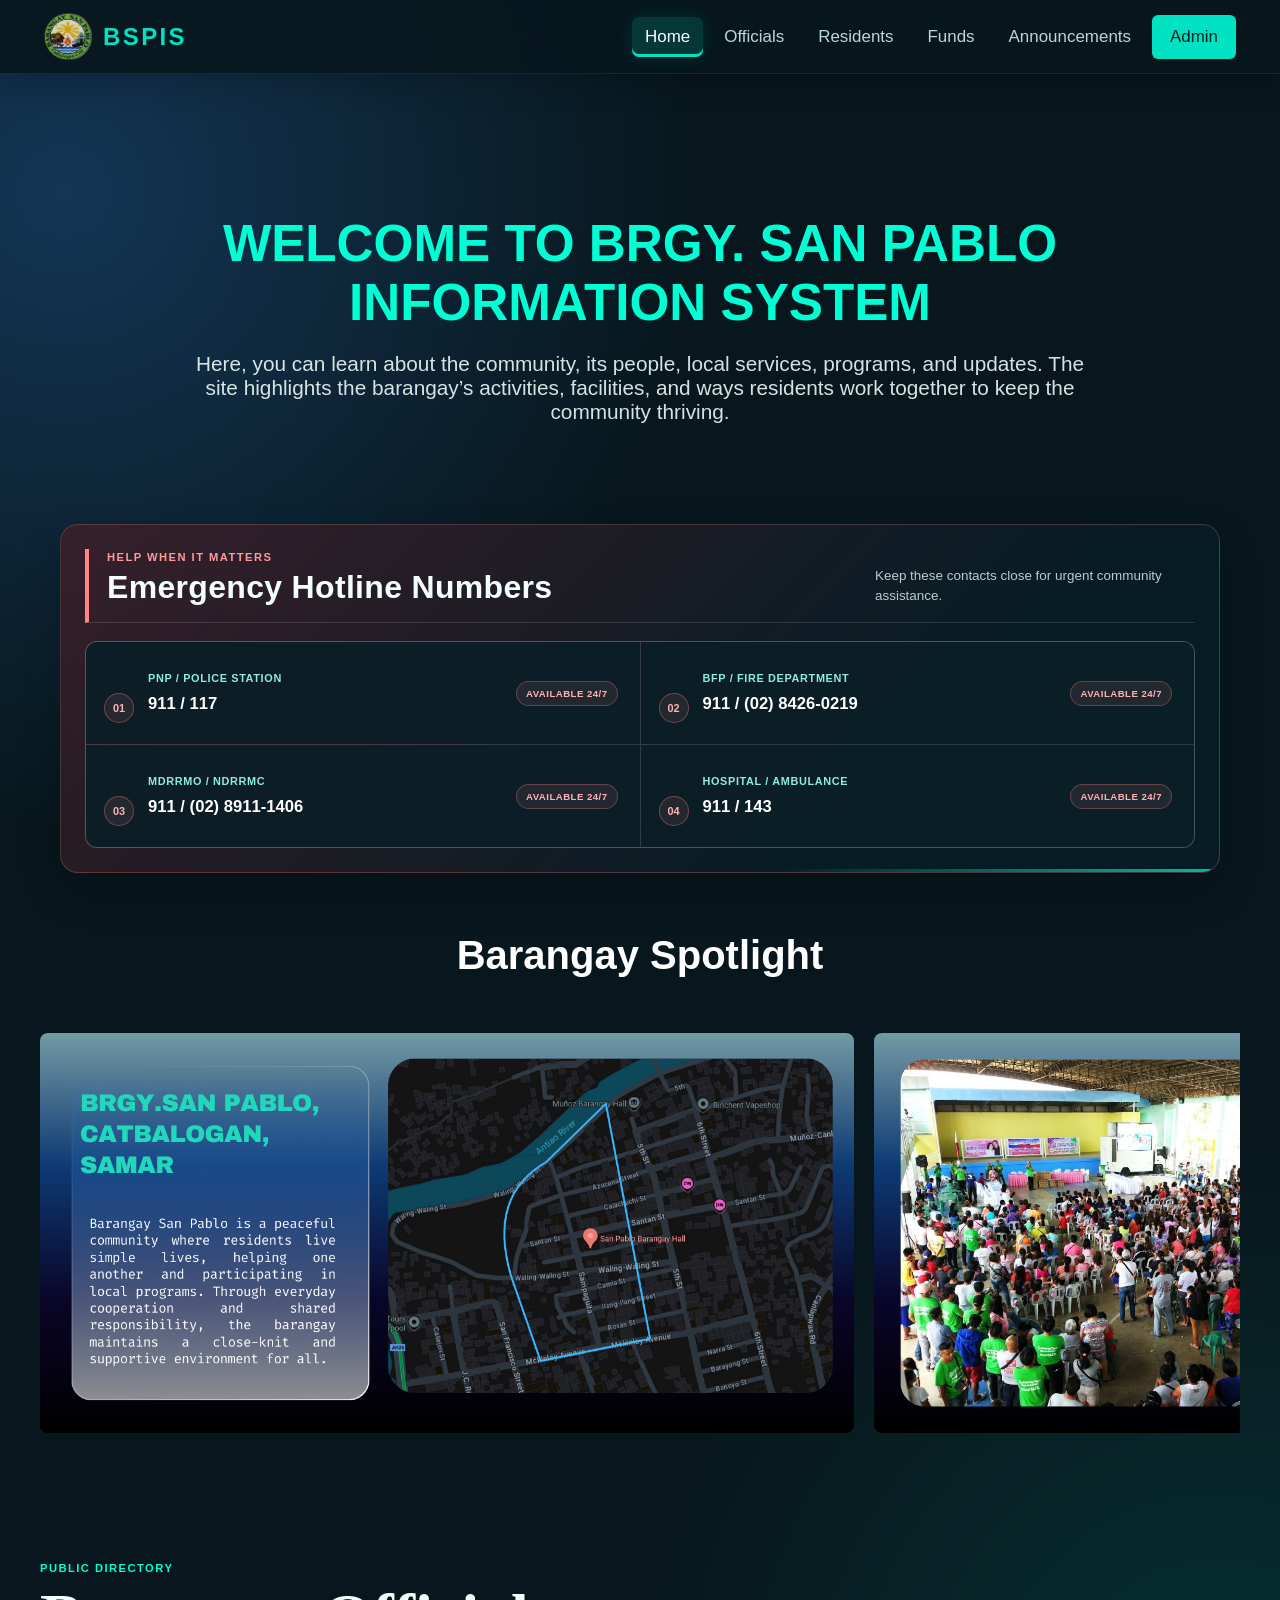
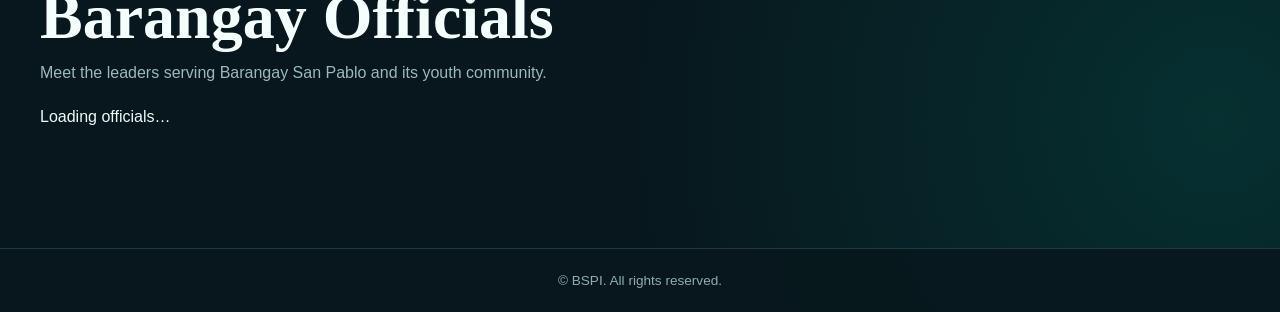
<file: index.html>
<!DOCTYPE html>
<html lang="en">
<head>
    <meta charset="UTF-8">
    <meta name="viewport" content="width=device-width, initial-scale=1">
    <title>Barangay San Pablo Information System</title>
    <link rel="icon" type="image/png" href="assets/logo/logo.png">
    <link rel="stylesheet" href="styles/main.css">
    <link rel="stylesheet" href="styles/officials.css">
</head>
<body data-page="home">
    <header class="site-header"><div class="header-container">
        <a class="logo" href="index.html"><img src="assets/logo/logo.png" alt=""><span>BSPIS</span></a>
        <button class="menu-toggle" type="button" aria-label="Toggle navigation">☰</button>
        <nav class="nav">
            <a href="index.html" aria-current="page">Home</a><a href="#officials">Officials</a>
            <a href="residents.html">Residents</a><a href="funds.html">Funds</a>
            <a href="announcements.html">Announcements</a><a class="btn" href="login.html">Admin</a>
        </nav>
    </div></header>
    <main class="main-content">
        <section class="hero">
            <h1>WELCOME TO BRGY. SAN PABLO<br>INFORMATION SYSTEM</h1>
            <p>Here, you can learn about the community, its people, local services, programs, and updates. The site highlights the barangay’s activities, facilities, and ways residents work together to keep the community thriving.</p>
        </section>
        <section class="emergency-section" aria-labelledby="emergency-title">
            <div class="emergency-heading"><div><p class="section-kicker">Help when it matters</p><h2 id="emergency-title">Emergency Hotline Numbers</h2></div><p>Keep these contacts close for urgent community assistance.</p></div>
            <div class="emergency-grid">
                <article class="emergency-card"><div class="emergency-card-body"><span class="emergency-label">PNP / Police Station</span><strong>911 / 117</strong></div><span class="emergency-status">Available 24/7</span></article>
                <article class="emergency-card"><div class="emergency-card-body"><span class="emergency-label">BFP / Fire Department</span><strong>911 / (02) 8426-0219</strong></div><span class="emergency-status">Available 24/7</span></article>
                <article class="emergency-card"><div class="emergency-card-body"><span class="emergency-label">MDRRMO / NDRRMC</span><strong>911 / (02) 8911-1406</strong></div><span class="emergency-status">Available 24/7</span></article>
                <article class="emergency-card"><div class="emergency-card-body"><span class="emergency-label">Hospital / Ambulance</span><strong>911 / 143</strong></div><span class="emergency-status">Available 24/7</span></article>
            </div>
        </section>
        <section class="infinite-scroll">
            <h2 class="section-label">Barangay Spotlight</h2>
            <div class="scroll-container"><div class="scroll-content">
                <div class="card"><img class="png" src="assets/images/1.png" alt="Barangay spotlight"></div>
                <div class="card"><img class="png" src="assets/images/2.png" alt="Barangay spotlight"></div>
                <div class="card"><img class="png" src="assets/images/3.png" alt="Barangay spotlight"></div>
                <div class="card"><img class="png" src="assets/images/4.png" alt="Barangay spotlight"></div>
                <div class="card"><img class="png" src="assets/images/5.png" alt="Barangay spotlight"></div>
                <div class="card"><img class="png" src="assets/images/1.png" alt="Barangay spotlight"></div>
                <div class="card"><img class="png" src="assets/images/2.png" alt="Barangay spotlight"></div>
                <div class="card"><img class="png" src="assets/images/3.png" alt="Barangay spotlight"></div>
                <div class="card"><img class="png" src="assets/images/4.png" alt="Barangay spotlight"></div>
                <div class="card"><img class="png" src="assets/images/5.png" alt="Barangay spotlight"></div>
            </div></div>
        </section>
        <section class="public-directory" id="officials">
            <div class="public-directory-header"><p class="section-kicker">Public directory</p><h1>Barangay Officials</h1><p>Meet the leaders serving Barangay San Pablo and its youth community.</p></div>
            <div id="home-officials" aria-live="polite"><p>Loading officials…</p></div>
        </section>
    </main>
    <footer class="site-footer"><p>&copy; <span data-year></span> BSPI. All rights reserved.</p></footer>
    <script src="scripts/config.js"></script><script type="module" src="scripts/site.js"></script>
</body>
</html>
</file>
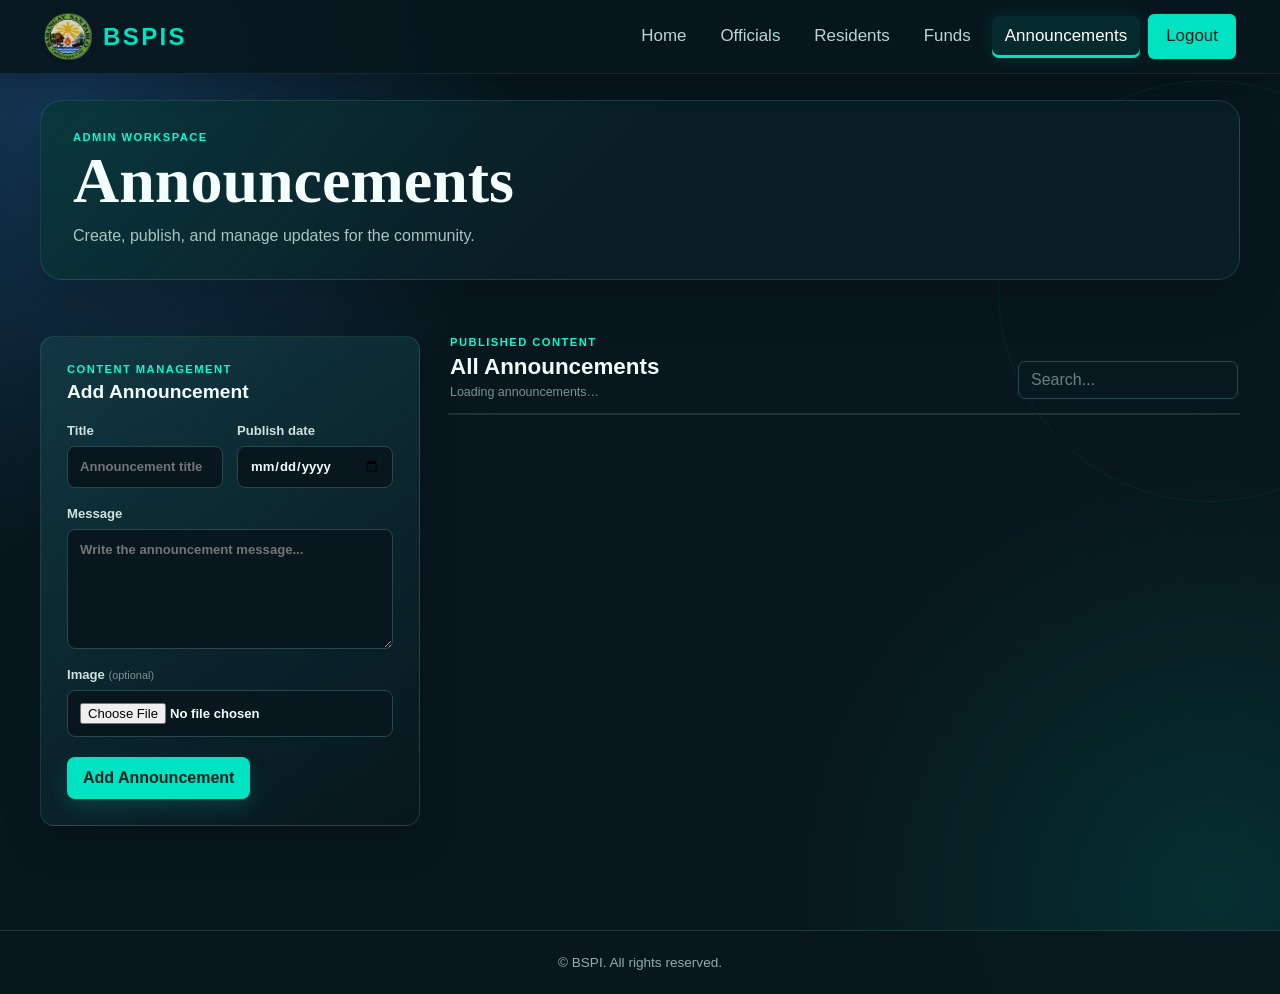
<file: admin-announcements.html>
<!DOCTYPE html>
<html lang="en">
<head>
    <meta charset="UTF-8">
    <meta name="viewport" content="width=device-width, initial-scale=1">
    <title>Announcements Management - BSPIS</title>
    <link rel="icon" type="image/png" href="assets/logo/logo.png">
    <link rel="stylesheet" href="styles/main.css">
    <link rel="stylesheet" href="styles/announcements.css">
    <link rel="stylesheet" href="styles/admin.css">
</head>
<body data-page="admin-announcements">
    <header class="site-header"><div class="header-container">
        <a class="logo" href="admin-home.html"><img src="assets/logo/logo.png" alt=""><span>BSPIS</span></a>
        <button class="menu-toggle" type="button" aria-label="Toggle navigation">☰</button>
        <nav class="nav admin-nav">
            <a href="admin-home.html">Home</a><a href="admin-officials.html">Officials</a>
            <a href="admin-residents.html">Residents</a><a href="admin-funds.html">Funds</a>
            <a href="admin-announcements.html" aria-current="page">Announcements</a>
            <button class="btn" id="logout-button" type="button">Logout</button>
        </nav>
    </div></header>
    <main class="main-content announcements-layout announcement-admin">
        <header class="public-page-header announcement-page-header">
            <div><p class="section-kicker">Admin workspace</p><h1>Announcements</h1><p class="page-description">Create, publish, and manage updates for the community.</p></div>
        </header>
        <p id="admin-message" role="status"></p>
        <section class="add-form composer-panel">
            <div class="section-heading"><div><p class="section-kicker">Content management</p><h2>Add Announcement</h2></div></div>
            <form id="announcement-form">
                <input type="hidden" name="id">
                <div class="announcement-form-grid">
                    <label><span>Title</span><input type="text" name="title" placeholder="Announcement title" required></label>
                    <label><span>Publish date</span><input type="date" name="publish_date" required></label>
                </div>
                <label><span>Message</span><textarea name="message" placeholder="Write the announcement message..." required></textarea></label>
                <label class="file-field"><span>Image <small>(optional)</small></span><input type="file" name="image" accept="image/jpeg,image/png,image/gif,image/webp"></label>
                <button type="submit" name="add_announcement">Add Announcement</button>
            </form>
        </section>
        <section class="published-panel">
            <div class="table-header published-toolbar">
                <div><p class="section-kicker">Published content</p><h2>All Announcements</h2><p class="announcement-count" id="announcement-count">Loading announcements…</p></div>
                <input type="search" id="announcement-search" placeholder="Search..." aria-label="Search announcements">
            </div>
            <section class="table-section"><div class="published-announcements-grid" id="announcement-list-admin"></div></section>
        </section>
    </main>
    <footer class="site-footer"><p>&copy; <span data-year></span> BSPI. All rights reserved.</p></footer>
    <script src="scripts/config.js"></script><script type="module" src="scripts/site.js"></script>
</body>
</html>
</file>
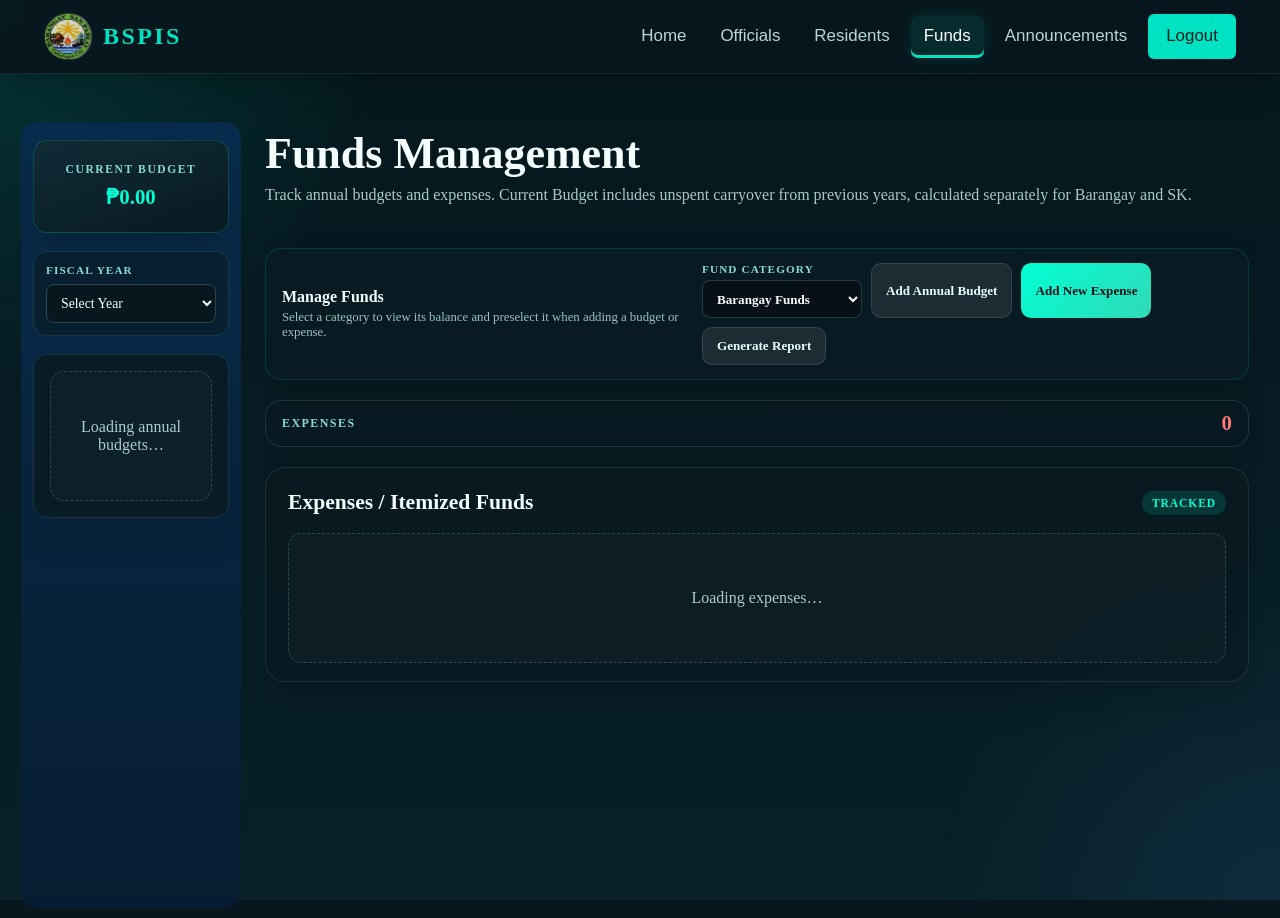
<file: admin-funds.html>
<!DOCTYPE html>
<html lang="en">
<head>
    <meta charset="UTF-8">
    <meta name="viewport" content="width=device-width, initial-scale=1">
    <title>Funds Management - BSPIS</title>
    <link rel="icon" type="image/png" href="assets/logo/logo.png">
    <link rel="stylesheet" href="styles/main.css">
    <link rel="stylesheet" href="styles/funds.css">
    <link rel="stylesheet" href="styles/admin.css">
</head>
<body data-page="admin-funds" class="funds-admin-page">
    <header class="site-header"><div class="header-container">
        <a class="logo" href="admin-home.html"><img src="assets/logo/logo.png" alt=""><span>BSPIS</span></a>
        <button class="menu-toggle" type="button" aria-label="Toggle navigation">☰</button>
        <nav class="nav admin-nav">
            <a href="admin-home.html">Home</a><a href="admin-officials.html">Officials</a>
            <a href="admin-residents.html">Residents</a><a href="admin-funds.html" aria-current="page">Funds</a>
            <a href="admin-announcements.html">Announcements</a>
            <button class="btn" id="logout-button" type="button">Logout</button>
        </nav>
    </div></header>
    <p id="admin-message" role="status"></p>
    <main class="funds-wrapper">
        <aside class="funds-sidebar">
            <div class="budget-card"><h2>Current Budget</h2><span id="admin-current-budget">₱0.00</span></div>
            <form class="year-filter" id="admin-fund-year-form"><label for="admin-fund-year">Fiscal Year</label><select id="admin-fund-year"><option value="">Select Year</option></select></form>
            <section class="section-panel">
                <div id="annual-list-admin"><div class="empty-state">Loading annual budgets…</div></div>
            </section>
        </aside>
        <section class="funds-feed">
            <div class="funds-header"><div class="page-heading"><h1>Funds Management</h1><p>Track annual budgets and expenses. Current Budget includes unspent carryover from previous years, calculated separately for Barangay and SK.</p></div></div>
            <div class="admin-actions">
                <div class="admin-actions-copy"><strong>Manage Funds</strong><span>Select a category to view its balance and preselect it when adding a budget or expense.</span></div>
                <div class="admin-actions-buttons">
                    <label class="admin-category-control" for="admin-fund-category"><span>Fund Category</span><select id="admin-fund-category"><option value="Barangay">Barangay Funds</option><option value="SK">SK Funds</option></select></label>
                    <button id="open-annual-btn" class="admin-action-btn secondary admin-action-btn--budget" type="button">Add Annual Budget</button>
                    <button id="open-expense-btn" class="admin-action-btn primary" type="button">Add New Expense</button>
                    <button id="generate-report-btn" class="admin-action-btn secondary" type="button">Generate Report</button>
                </div>
            </div>
            <div class="summary-grid summary-grid--expenses-only">
                <div class="summary-card"><span class="label">Expenses</span><span class="value negative" id="admin-expense-count">0</span></div>
            </div>
            <section class="section-panel">
                <div class="section-title-row"><h2>Expenses / Itemized Funds</h2><span class="status-pill">Tracked</span></div>
                <div id="fund-list-admin"><div class="empty-state">Loading expenses…</div></div>
            </section>
        </section>
    </main>
    <div id="annual-popup" class="popup" aria-hidden="true"><div class="popup-content">
        <button class="popup-close" type="button" data-close-popup="annual-popup" aria-label="Close">&times;</button>
        <h3>Add Annual Budget</h3>
        <form id="annual-form"><input type="hidden" name="id"><select name="category" aria-label="Budget category" required><option value="Barangay">Barangay Funds</option><option value="SK">SK Funds</option></select><input type="number" name="year" placeholder="Year" required><input type="number" step="0.01" name="amount" placeholder="Amount" required><textarea name="description" placeholder="Budget Plan"></textarea><label>Image<input type="file" name="image" accept="image/*"></label><button type="submit">Post</button></form>
    </div></div>
    <div id="expense-popup" class="popup" aria-hidden="true"><div class="popup-content">
        <button class="popup-close" type="button" data-close-popup="expense-popup" aria-label="Close">&times;</button>
        <h3>Add Expense</h3>
        <form id="fund-form"><input type="hidden" name="id"><input type="hidden" name="year"><select name="category" aria-label="Expense category" required><option value="Barangay">Barangay Funds</option><option value="SK">SK Funds</option></select><input type="number" step="0.01" name="amount" placeholder="Amount" required><input type="text" name="fund_name" placeholder="Title" required><textarea name="description" placeholder="Description"></textarea><select name="quarter" required><option value="" disabled selected>Select Quarter</option><option value="Q1">1st Quarter</option><option value="Q2">2nd Quarter</option><option value="Q3">3rd Quarter</option><option value="Q4">4th Quarter</option></select><label>Images (you can select multiple)<input type="file" name="image" accept="image/jpeg,image/png,image/webp,image/gif" multiple></label><button type="submit">Post</button></form>
    </div></div>
    <footer class="site-footer"><p>&copy; <span data-year></span> BSPI. All rights reserved.</p></footer>
    <script src="scripts/config.js"></script><script type="module" src="scripts/site.js"></script>
</body>
</html>
</file>
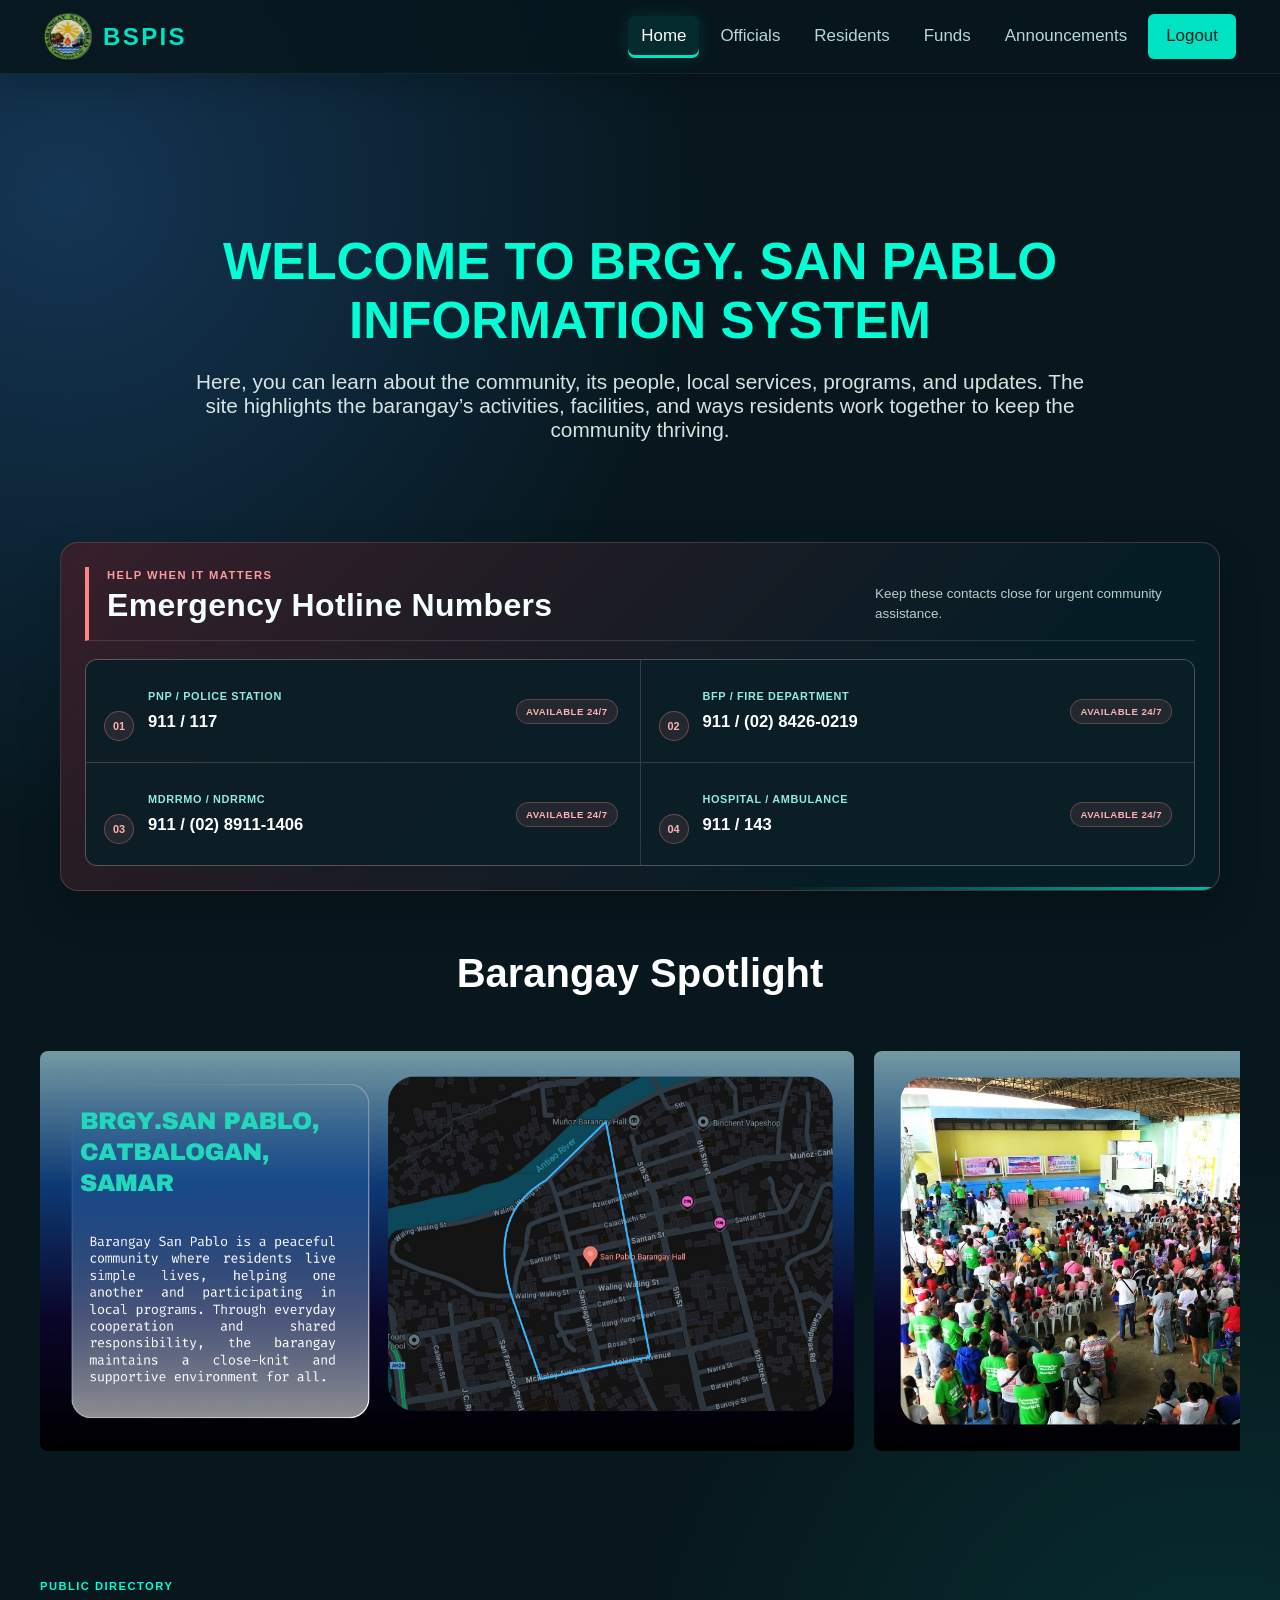
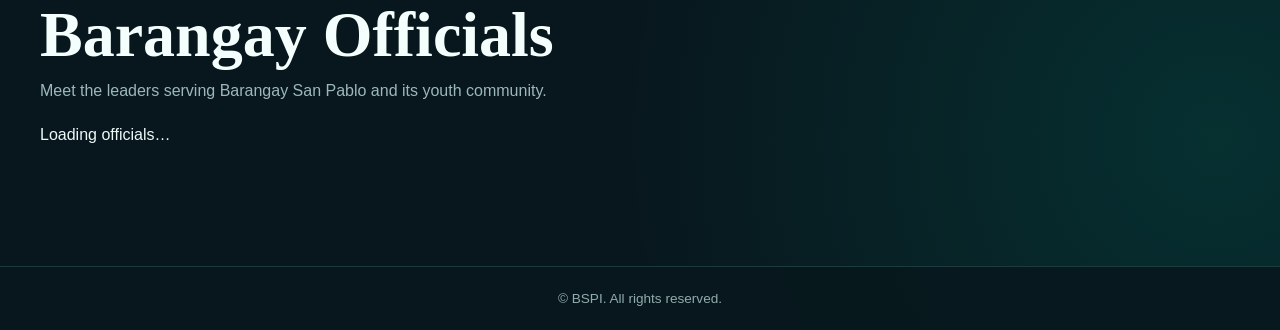
<file: admin-home.html>
<!DOCTYPE html>
<html lang="en">
<head>
    <meta charset="UTF-8">
    <meta name="viewport" content="width=device-width, initial-scale=1">
    <title>Admin Home - Barangay San Pablo Information System</title>
    <link rel="icon" type="image/png" href="assets/logo/logo.png">
    <link rel="stylesheet" href="styles/main.css">
    <link rel="stylesheet" href="styles/officials.css">
    <link rel="stylesheet" href="styles/admin.css">
</head>
<body data-page="admin-home" class="admin-home-page">
    <header class="site-header"><div class="header-container">
        <a class="logo" href="admin-home.html"><img src="assets/logo/logo.png" alt=""><span>BSPIS</span></a>
        <button class="menu-toggle" type="button" aria-label="Toggle navigation">☰</button>
        <nav class="nav admin-nav">
            <a href="admin-home.html" aria-current="page">Home</a><a href="admin-officials.html">Officials</a>
            <a href="admin-residents.html">Residents</a><a href="admin-funds.html">Funds</a>
            <a href="admin-announcements.html">Announcements</a>
            <button class="btn" id="logout-button" type="button">Logout</button>
        </nav>
    </div></header>
    <p id="admin-message" role="status"></p>
    <main class="main-content">
        <section class="hero">
            <h1>WELCOME TO BRGY. SAN PABLO<br>INFORMATION SYSTEM</h1>
            <p>Here, you can learn about the community, its people, local services, programs, and updates. The site highlights the barangay’s activities, facilities, and ways residents work together to keep the community thriving.</p>
        </section>
        <section class="emergency-section" aria-labelledby="emergency-title">
            <div class="emergency-heading"><div><p class="section-kicker">Help when it matters</p><h2 id="emergency-title">Emergency Hotline Numbers</h2></div><p>Keep these contacts close for urgent community assistance.</p></div>
            <div class="emergency-grid">
                <article class="emergency-card"><div class="emergency-card-body"><span class="emergency-label">PNP / Police Station</span><strong>911 / 117</strong></div><span class="emergency-status">Available 24/7</span></article>
                <article class="emergency-card"><div class="emergency-card-body"><span class="emergency-label">BFP / Fire Department</span><strong>911 / (02) 8426-0219</strong></div><span class="emergency-status">Available 24/7</span></article>
                <article class="emergency-card"><div class="emergency-card-body"><span class="emergency-label">MDRRMO / NDRRMC</span><strong>911 / (02) 8911-1406</strong></div><span class="emergency-status">Available 24/7</span></article>
                <article class="emergency-card"><div class="emergency-card-body"><span class="emergency-label">Hospital / Ambulance</span><strong>911 / 143</strong></div><span class="emergency-status">Available 24/7</span></article>
            </div>
        </section>
        <section class="infinite-scroll">
            <h2 class="section-label">Barangay Spotlight</h2>
            <div class="scroll-container"><div class="scroll-content">
                <div class="card"><img class="png" src="assets/images/1.png" alt="Barangay spotlight"></div>
                <div class="card"><img class="png" src="assets/images/2.png" alt="Barangay spotlight"></div>
                <div class="card"><img class="png" src="assets/images/3.png" alt="Barangay spotlight"></div>
                <div class="card"><img class="png" src="assets/images/4.png" alt="Barangay spotlight"></div>
                <div class="card"><img class="png" src="assets/images/5.png" alt="Barangay spotlight"></div>
                <div class="card"><img class="png" src="assets/images/1.png" alt="Barangay spotlight"></div>
                <div class="card"><img class="png" src="assets/images/2.png" alt="Barangay spotlight"></div>
                <div class="card"><img class="png" src="assets/images/3.png" alt="Barangay spotlight"></div>
                <div class="card"><img class="png" src="assets/images/4.png" alt="Barangay spotlight"></div>
                <div class="card"><img class="png" src="assets/images/5.png" alt="Barangay spotlight"></div>
            </div></div>
        </section>
        <section class="public-directory" id="officials">
            <div class="public-directory-header"><p class="section-kicker">Public directory</p><h1>Barangay Officials</h1><p>Meet the leaders serving Barangay San Pablo and its youth community.</p></div>
            <div id="home-officials" aria-live="polite"><p>Loading officials…</p></div>
        </section>
    </main>
    <footer class="site-footer"><p>&copy; <span data-year></span> BSPI. All rights reserved.</p></footer>
    <script src="scripts/config.js"></script><script type="module" src="scripts/site.js"></script>
</body>
</html>
</file>
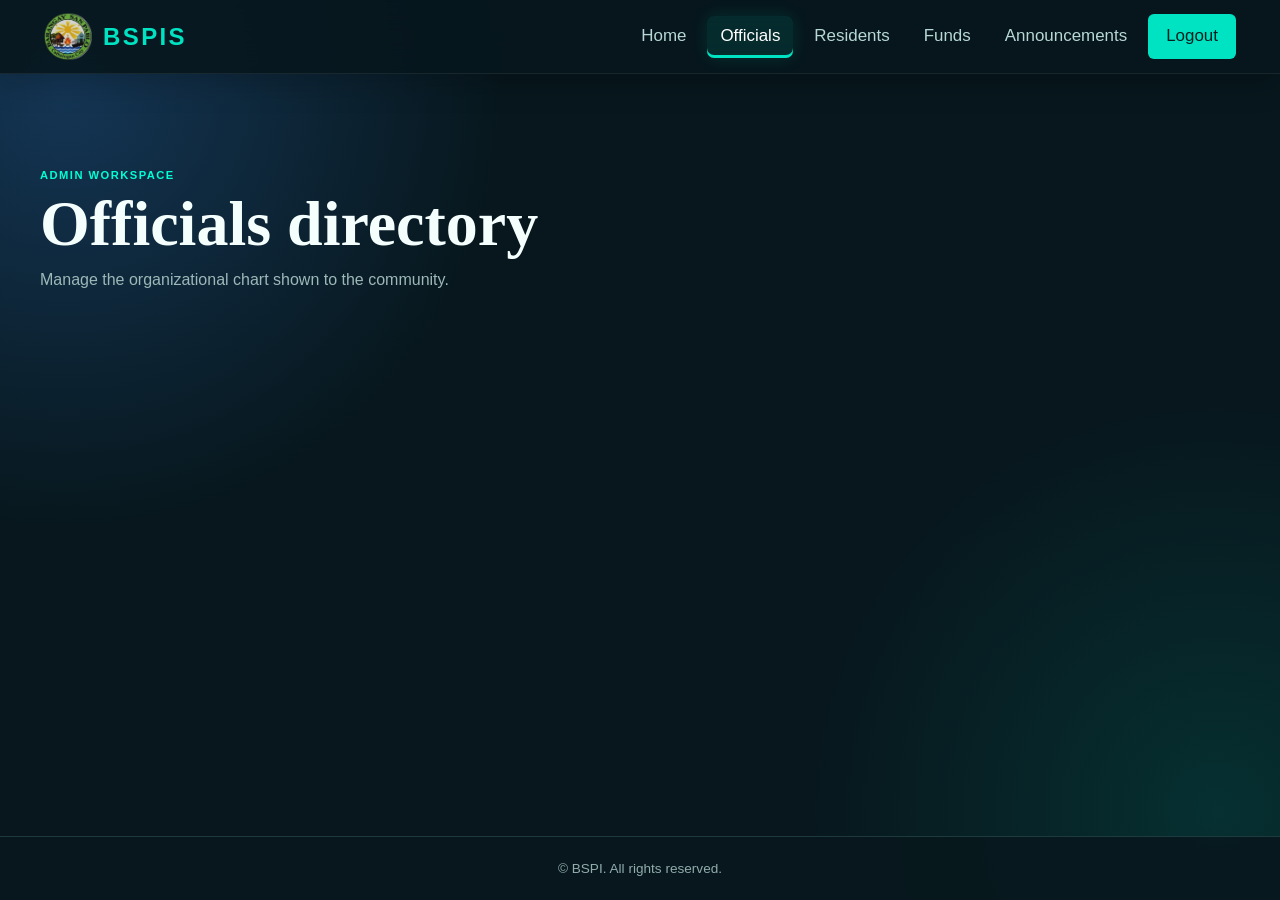
<file: admin-officials.html>
<!DOCTYPE html>
<html lang="en">
<head>
    <meta charset="UTF-8">
    <meta name="viewport" content="width=device-width, initial-scale=1">
    <title>Officials Management - BSPIS</title>
    <link rel="icon" type="image/png" href="assets/logo/logo.png">
    <link rel="stylesheet" href="styles/main.css">
    <link rel="stylesheet" href="styles/admin.css">
</head>
<body data-page="admin-officials">
    <header class="site-header"><div class="header-container">
        <a class="logo" href="admin-home.html"><img src="assets/logo/logo.png" alt=""><span>BSPIS</span></a>
        <button class="menu-toggle" type="button" aria-label="Toggle navigation">☰</button>
        <nav class="nav admin-nav">
            <a href="admin-home.html">Home</a><a href="admin-officials.html" aria-current="page">Officials</a>
            <a href="admin-residents.html">Residents</a><a href="admin-funds.html">Funds</a>
            <a href="admin-announcements.html">Announcements</a>
            <button class="btn" id="logout-button" type="button">Logout</button>
        </nav>
    </div></header>
    <main class="main-content admin-officials-page">
        <section class="admin-officials-header"><div><p class="section-kicker">Admin workspace</p><h1>Officials directory</h1><p>Manage the organizational chart shown to the community.</p></div></section>
        <p id="admin-message" role="status"></p>
        <div id="official-groups"></div>
    </main>
    <div class="official-modal" id="official-modal" hidden role="dialog" aria-modal="true" aria-labelledby="official-modal-title">
        <div class="official-modal-card">
            <button class="official-modal-close" id="close-official-modal" type="button" aria-label="Close">&times;</button>
            <h2 id="official-modal-title">Add New Official</h2><p>Keep the public leadership directory up to date.</p>
            <form class="official-modal-form" id="official-form">
                <input type="hidden" name="id">
                <label>Full Name<input type="text" name="name" required></label>
                <label>Position / Role<input type="text" name="position" required placeholder="Barangay Captain, Kagawad..."></label>
                <label>Official Category<select name="group_name"><option>Barangay Council</option><option>Sangguniang Kabataan</option></select></label>
                <label>Position Rank / Order<input type="number" name="position_rank" min="1" value="99" required><small>1 = Captain / SK Chairperson, 2 = Secretary, 3 = Treasurer, 4-10 = the seven Kagawad positions.</small></label>
                <label class="full">Profile Image Upload<input type="file" name="image" accept="image/jpeg,image/png,image/webp"></label>
                <label class="full">Short Description<textarea name="description" rows="3"></textarea></label>
                <div class="official-modal-actions"><button id="cancel-official-modal" type="button" data-close-official-modal>Cancel</button><button type="submit">Save Official</button></div>
            </form>
        </div>
    </div>
    <footer class="site-footer"><p>&copy; <span data-year></span> BSPI. All rights reserved.</p></footer>
    <script src="scripts/config.js"></script><script type="module" src="scripts/site.js"></script>
</body>
</html>
</file>
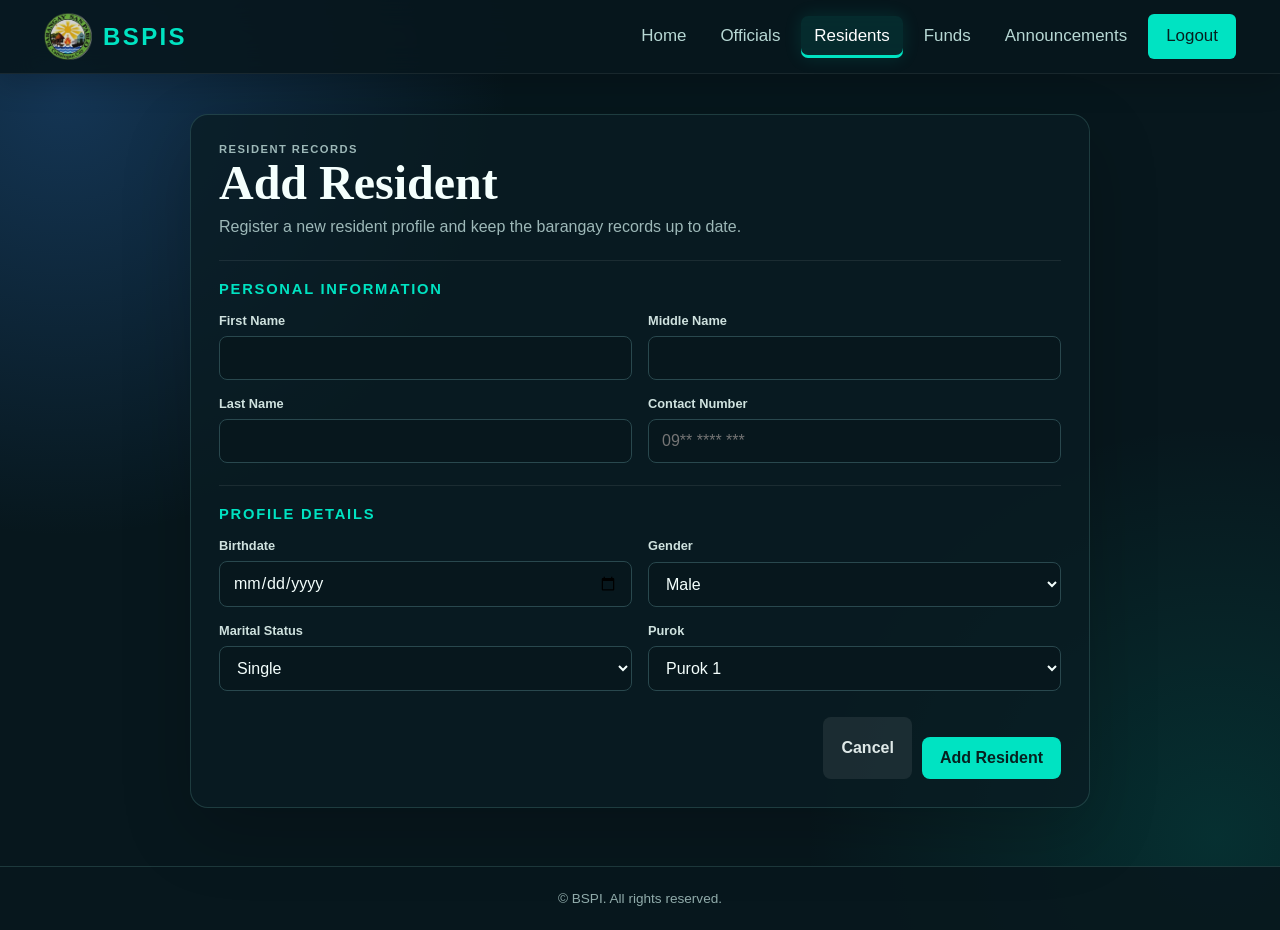
<file: admin-resident-form.html>
<!DOCTYPE html>
<html lang="en">
<head>
    <meta charset="UTF-8">
    <meta name="viewport" content="width=device-width, initial-scale=1">
    <title>Add Resident - BSPIS</title>
    <link rel="icon" type="image/png" href="assets/logo/logo.png">
    <link rel="stylesheet" href="styles/main.css">
    <link rel="stylesheet" href="styles/admin.css">
</head>
<body data-page="admin-resident-form">
    <header class="site-header"><div class="header-container">
        <a class="logo" href="admin-home.html"><img src="assets/logo/logo.png" alt=""><span>BSPIS</span></a>
        <button class="menu-toggle" type="button" aria-label="Toggle navigation">☰</button>
        <nav class="nav admin-nav">
            <a href="admin-home.html">Home</a><a href="admin-officials.html">Officials</a>
            <a href="admin-residents.html" aria-current="page">Residents</a><a href="admin-funds.html">Funds</a>
            <a href="admin-announcements.html">Announcements</a>
            <button class="btn" id="logout-button" type="button">Logout</button>
        </nav>
    </div></header>
    <main class="main-content resident-add-page">
        <div class="resident-add-card">
            <header class="resident-add-header">
                <p class="section-kicker">Resident records</p><h1 id="resident-form-title">Add Resident</h1>
                <p>Register a new resident profile and keep the barangay records up to date.</p>
            </header>
            <p id="admin-message" role="status"></p>
            <form class="resident-add-form" id="resident-form">
                <input type="hidden" name="id">
                <section class="resident-add-section">
                    <h2>Personal Information</h2>
                    <div class="resident-field"><label for="firstname">First Name</label><input id="firstname" name="firstname" required></div>
                    <div class="resident-field"><label for="middlename">Middle Name</label><input id="middlename" name="middlename"></div>
                    <div class="resident-field"><label for="lastname">Last Name</label><input id="lastname" name="lastname" required></div>
                    <div class="resident-field"><label for="contactnum">Contact Number</label><input id="contactnum" type="tel" name="contactnum" inputmode="numeric" pattern="09[0-9]{9}" minlength="11" maxlength="11" placeholder="09** **** ***" required></div>
                </section>
                <section class="resident-add-section">
                    <h2>Profile Details</h2>
                    <div class="resident-field"><label for="birthdate">Birthdate</label><input id="birthdate" type="date" name="birthdate" required></div>
                    <div class="resident-field"><label for="gender">Gender</label><select id="gender" name="gender" required><option value="Male">Male</option><option value="Female">Female</option><option value="Other">Other</option></select></div>
                    <div class="resident-field"><label for="marital">Marital Status</label><select id="marital" name="marital" required><option value="Single">Single</option><option value="Married">Married</option><option value="Separated">Separated</option><option value="Divorced">Divorced</option><option value="Widowed">Widowed</option><option value="Annulled">Annulled</option></select></div>
                    <div class="resident-field"><label for="purok">Purok</label><select id="purok" name="purok" required><option value="1">Purok 1</option><option value="2">Purok 2</option><option value="3">Purok 3</option></select></div>
                </section>
                <div class="resident-add-actions"><a href="admin-residents.html">Cancel</a><button id="resident-save-button" type="submit">Add Resident</button></div>
            </form>
        </div>
    </main>
    <footer class="site-footer"><p>&copy; <span data-year></span> BSPI. All rights reserved.</p></footer>
    <script src="scripts/config.js"></script><script type="module" src="scripts/site.js"></script>
</body>
</html>
</file>
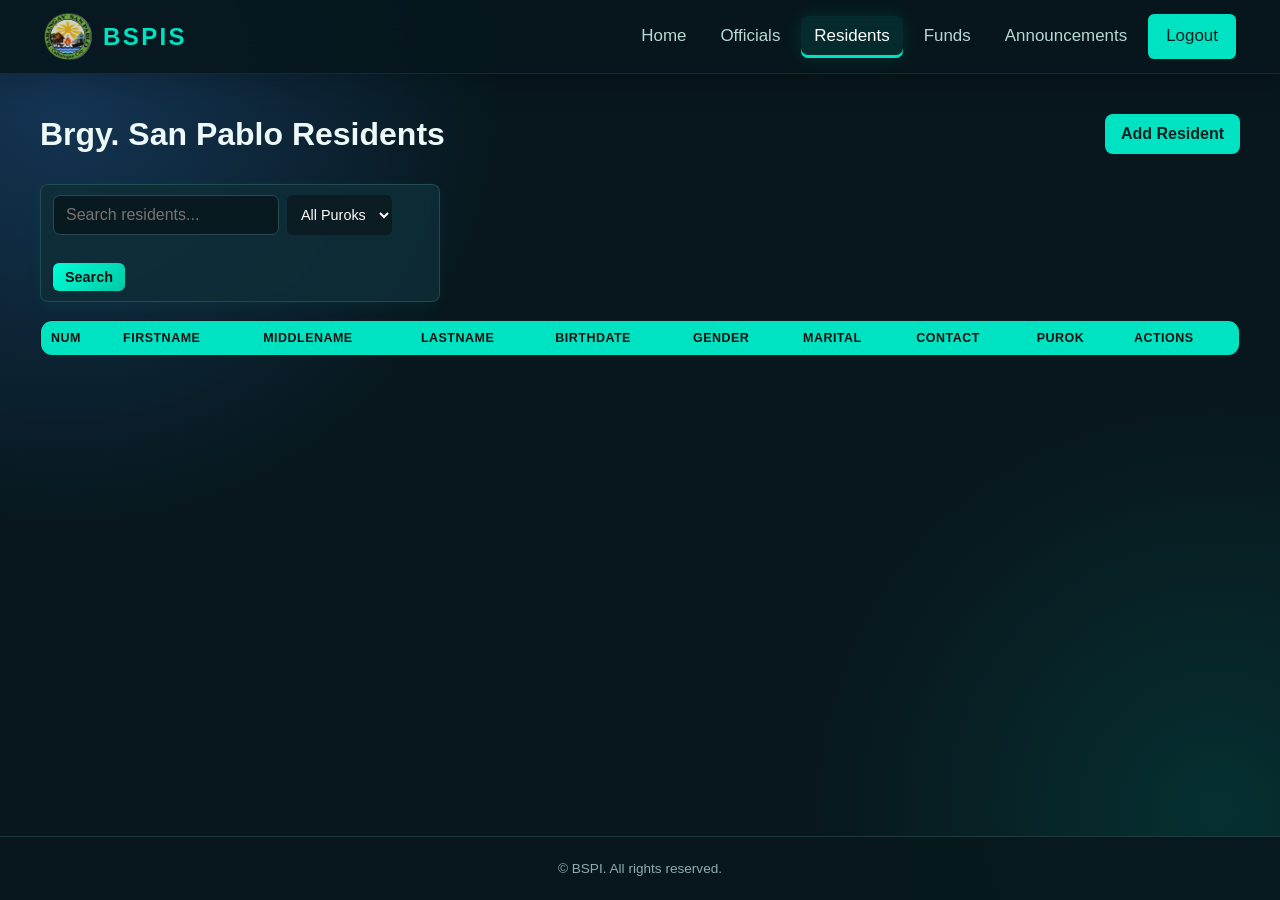
<file: admin-residents.html>
<!DOCTYPE html>
<html lang="en">
<head>
    <meta charset="UTF-8">
    <meta name="viewport" content="width=device-width, initial-scale=1">
    <title>Residents Management - BSPIS</title>
    <link rel="icon" type="image/png" href="assets/logo/logo.png">
    <link rel="stylesheet" href="styles/main.css">
    <link rel="stylesheet" href="styles/admin.css">
</head>
<body data-page="admin-residents">
    <header class="site-header"><div class="header-container">
        <a class="logo" href="admin-home.html"><img src="assets/logo/logo.png" alt=""><span>BSPIS</span></a>
        <button class="menu-toggle" type="button" aria-label="Toggle navigation">☰</button>
        <nav class="nav admin-nav">
            <a href="admin-home.html">Home</a><a href="admin-officials.html">Officials</a>
            <a href="admin-residents.html" aria-current="page">Residents</a><a href="admin-funds.html">Funds</a>
            <a href="admin-announcements.html">Announcements</a>
            <button class="btn" id="logout-button" type="button">Logout</button>
        </nav>
    </div></header>
    <main class="main-content fade-in">
        <div class="residents-header">
            <h1>Brgy. San Pablo Residents</h1>
            <a href="admin-resident-form.html" class="add-resident-btn">Add Resident</a>
        </div>
        <form class="search-form" id="resident-search">
            <input type="search" name="search" placeholder="Search residents..." aria-label="Search residents">
            <select name="purok" aria-label="Filter by purok">
                <option value="">All Puroks</option><option value="1">Purok 1</option>
                <option value="2">Purok 2</option><option value="3">Purok 3</option>
            </select>
            <button type="submit">Search</button>
        </form>
        <p id="admin-message" role="status"></p>
        <div class="table-wrap"><table>
            <thead><tr><th>Num</th><th>Firstname</th><th>Middlename</th><th>Lastname</th><th>Birthdate</th><th>Gender</th><th>Marital</th><th>Contact</th><th>Purok</th><th>Actions</th></tr></thead>
            <tbody id="resident-rows"></tbody>
        </table></div>
    </main>
    <footer class="site-footer"><p>&copy; <span data-year></span> BSPI. All rights reserved.</p></footer>
    <script src="scripts/config.js"></script><script type="module" src="scripts/site.js"></script>
</body>
</html>
</file>
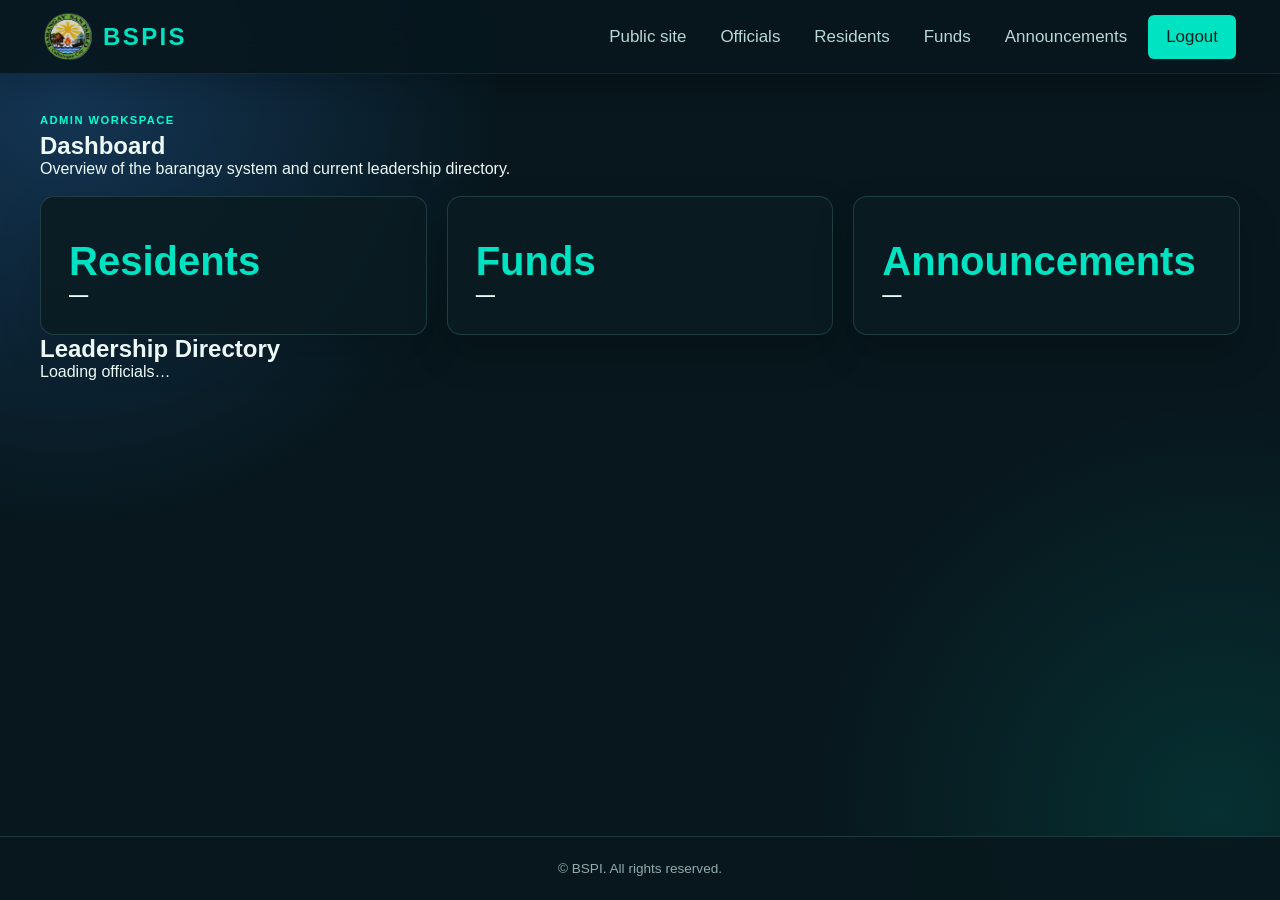
<file: admin.html>
<!DOCTYPE html>
<html lang="en">
<head>
    <meta charset="UTF-8">
    <meta name="viewport" content="width=device-width, initial-scale=1">
    <title>Admin Dashboard - BSPIS</title>
    <link rel="stylesheet" href="styles/main.css">
    <link rel="stylesheet" href="styles/admin.css">
</head>
<body data-page="admin">
    <header class="site-header"><div class="header-container">
        <a class="logo" href="admin.html"><img src="assets/logo/logo.png" alt=""><span>BSPIS</span></a>
        <button class="menu-toggle" type="button" aria-label="Toggle navigation">☰</button>
        <nav class="nav">
            <a href="index.html">Public site</a><a href="admin-officials.html">Officials</a>
            <a href="admin-residents.html">Residents</a><a href="admin-funds.html">Funds</a>
            <a href="admin-announcements.html">Announcements</a>
            <button class="btn" id="logout-button" type="button">Logout</button>
        </nav>
    </div></header>
    <main class="main-content admin-dashboard-page">
        <section class="admin-dashboard-header"><div><p class="section-kicker">Admin workspace</p><h1>Dashboard</h1><p>Overview of the barangay system and current leadership directory.</p></div></section>
        <p id="admin-message" role="status"></p>
        <div class="dashboard-grid">
            <div class="dash-card"><span class="label">Residents</span><strong id="resident-count">—</strong></div>
            <div class="dash-card"><span class="label">Funds</span><strong id="fund-count">—</strong></div>
            <div class="dash-card"><span class="label">Announcements</span><strong id="announcement-count">—</strong></div>
        </div>
        <section class="dashboard-leadership">
            <div class="dashboard-leadership-header"><h2>Leadership Directory</h2><span id="official-count">Loading officials…</span></div>
            <div id="admin-leadership"></div>
        </section>
    </main>
    <footer class="site-footer"><p>&copy; <span data-year></span> BSPI. All rights reserved.</p></footer>
    <script src="scripts/config.js"></script><script type="module" src="scripts/site.js"></script>
</body>
</html>
</file>
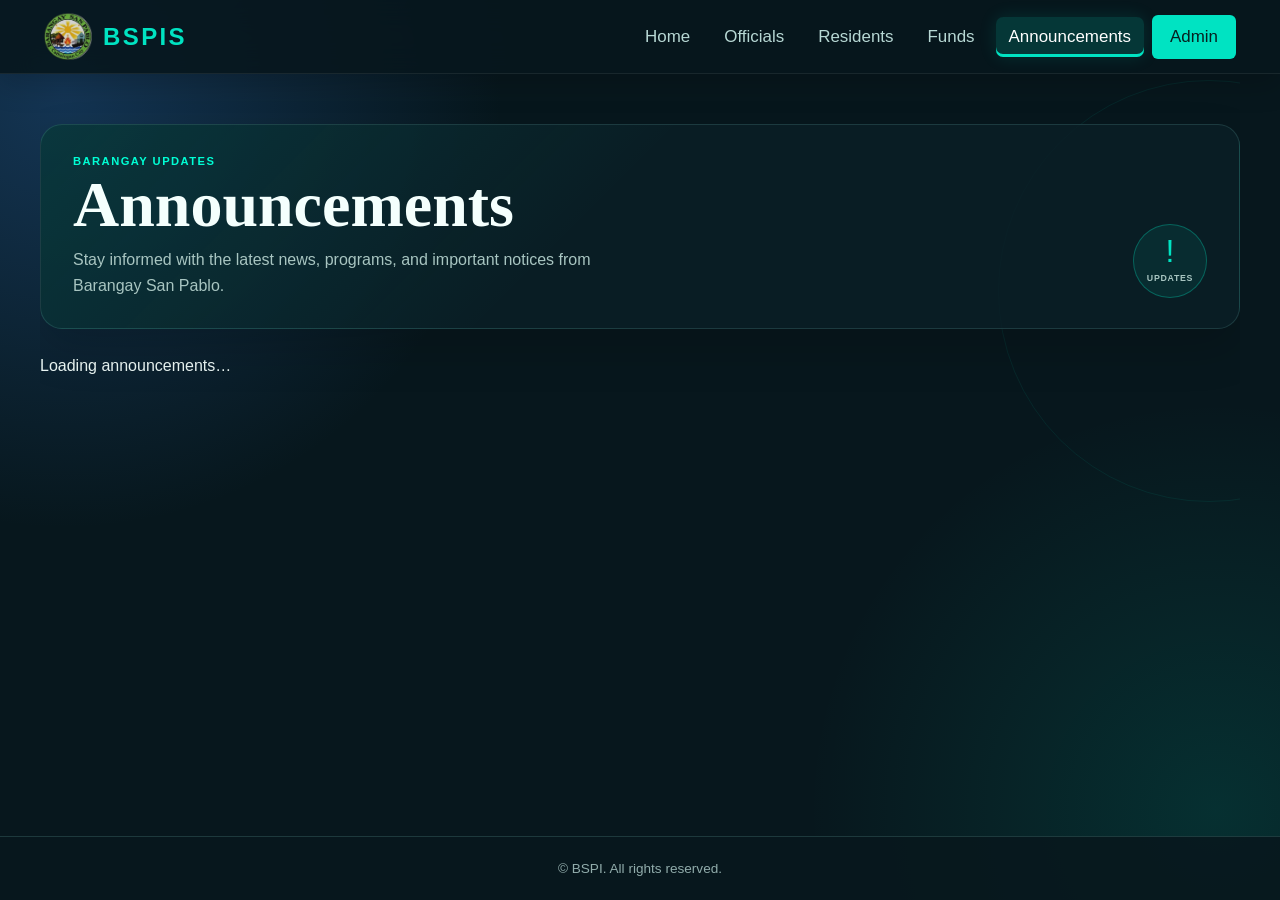
<file: announcements.html>
<!DOCTYPE html>
<html lang="en">
<head><meta charset="UTF-8"><meta name="viewport" content="width=device-width, initial-scale=1"><title>Announcements</title><link rel="icon" type="image/png" href="assets/logo/logo.png"><link rel="stylesheet" href="styles/main.css"><link rel="stylesheet" href="styles/announcements.css"></head>
<body data-page="announcements">
    <header class="site-header"><div class="header-container"><a class="logo" href="index.html"><img src="assets/logo/logo.png" alt=""><span>BSPIS</span></a><button class="menu-toggle" type="button" aria-label="Toggle navigation">☰</button><nav class="nav"><a href="index.html">Home</a><a href="index.html#officials">Officials</a><a href="residents.html">Residents</a><a href="funds.html">Funds</a><a href="announcements.html" aria-current="page">Announcements</a><a class="btn" href="login.html">Admin</a></nav></div></header>
    <main class="main-content announcement-public">
        <section class="announcements">
            <header class="public-page-header">
                <div><p class="section-kicker">Barangay updates</p><h1>Announcements</h1><p>Stay informed with the latest news, programs, and important notices from Barangay San Pablo.</p></div>
                <div class="public-header-mark" aria-hidden="true"><span>!</span><small>Updates</small></div>
            </header>
            <div id="announcement-list" aria-live="polite"><p>Loading announcements…</p></div>
        </section>
    </main>
    <footer class="site-footer"><p>&copy; <span data-year></span> BSPI. All rights reserved.</p></footer><script src="scripts/config.js"></script><script type="module" src="scripts/site.js"></script>
</body></html>
</file>
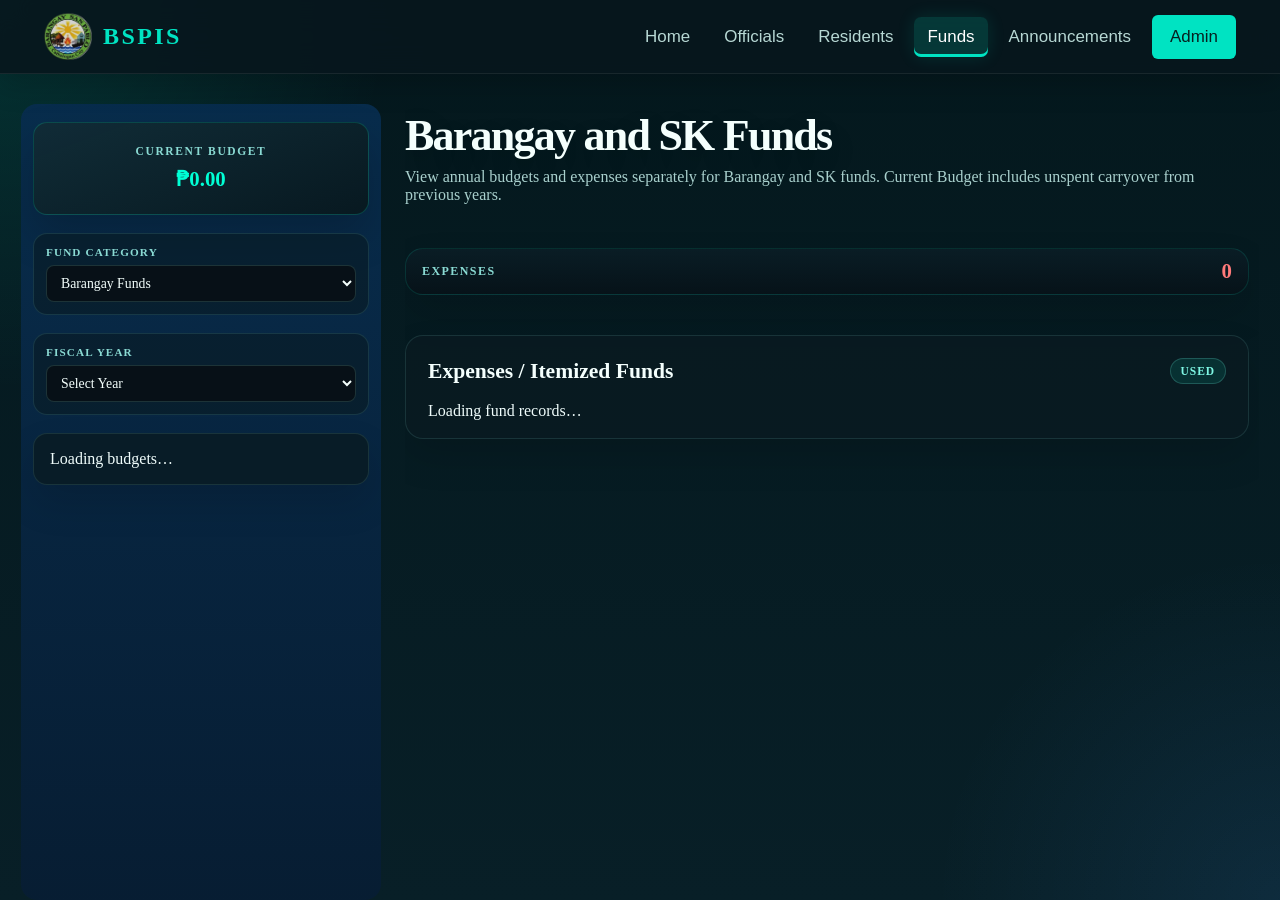
<file: funds.html>
<!DOCTYPE html>
<html lang="en">
<head><meta charset="UTF-8"><meta name="viewport" content="width=device-width, initial-scale=1"><title>Barangay Funds</title><link rel="icon" type="image/png" href="assets/logo/logo.png"><link rel="stylesheet" href="styles/main.css"><link rel="stylesheet" href="styles/funds.css"></head>
<body data-page="funds" class="public-funds-page">
    <header class="site-header"><div class="header-container"><a class="logo" href="index.html"><img src="assets/logo/logo.png" alt=""><span>BSPIS</span></a><button class="menu-toggle" type="button" aria-label="Toggle navigation">☰</button><nav class="nav"><a href="index.html">Home</a><a href="index.html#officials">Officials</a><a href="residents.html">Residents</a><a href="funds.html" aria-current="page">Funds</a><a href="announcements.html">Announcements</a><a class="btn" href="login.html">Admin</a></nav></div></header>
    <main class="funds-wrapper">
        <aside class="funds-sidebar">
            <div class="budget-card"><h2>Current Budget</h2><span id="current-budget">₱0.00</span></div>
            <form class="year-filter" id="public-fund-category-form"><label for="fund-category">Fund Category</label><select id="fund-category"><option value="Barangay">Barangay Funds</option><option value="SK">SK Funds</option></select></form>
            <form class="year-filter" id="public-fund-year-form"><label for="fund-year">Fiscal Year</label><select id="fund-year"><option value="">Select Year</option></select></form>
            <section class="section-panel">
                <div id="annual-budgets"><p>Loading budgets…</p></div>
            </section>
        </aside>
        <section class="funds-feed">
            <div class="funds-header"><div class="page-heading"><h1>Barangay and SK Funds</h1><p>View annual budgets and expenses separately for Barangay and SK funds. Current Budget includes unspent carryover from previous years.</p></div></div>
            <div class="summary-grid summary-grid--expenses-only">
                <div class="summary-card"><span class="label">Expenses</span><span class="value negative" id="fund-count">0</span></div>
            </div>
            <section class="section-panel">
                <div class="section-title-row"><h2>Expenses / Itemized Funds</h2><span class="status-pill">Used</span></div>
                <div id="fund-list" aria-live="polite"><p>Loading fund records…</p></div>
            </section>
        </section>
    </main>
    <footer class="site-footer"><p>&copy; <span data-year></span> BSPI. All rights reserved.</p></footer><script src="scripts/config.js"></script><script type="module" src="scripts/site.js"></script>
</body></html>
</file>
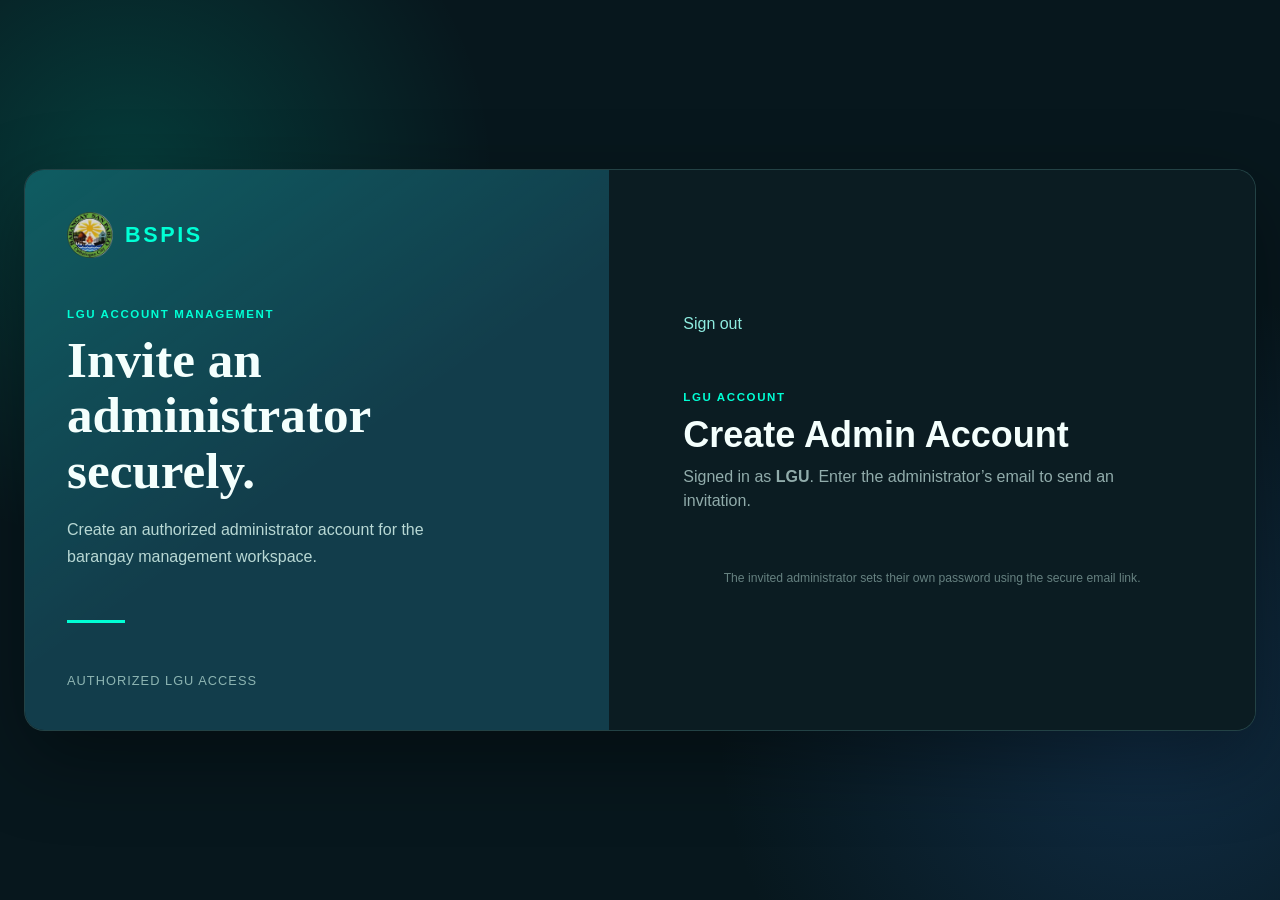
<file: lgu-create-admin.html>
<!DOCTYPE html>
<html lang="en">
<head>
    <meta charset="UTF-8">
    <meta name="viewport" content="width=device-width, initial-scale=1">
    <title>Create Admin Account - BSPIS</title>
    <link rel="icon" type="image/png" href="assets/logo/logo.png">
    <link rel="stylesheet" href="styles/main.css">
</head>
<body class="login-body" data-page="lgu-create-admin">
    <main class="login-page"><div class="login-shell">
        <section class="login-visual" aria-label="LGU account management">
            <div class="visual-brand"><img src="assets/logo/logo.png" alt="BSPI logo"><span>BSPIS</span></div>
            <div class="visual-copy"><p class="visual-kicker">LGU account management</p><h1>Invite an administrator securely.</h1><p>Create an authorized administrator account for the barangay management workspace.</p></div>
            <div class="visual-line" aria-hidden="true"></div><p class="visual-caption">Authorized LGU access</p>
        </section>
        <section class="login-container">
            <button class="back-home back-home-button" id="logout-button" type="button">Sign out</button>
            <div class="login-heading"><p class="login-kicker">LGU account</p><h2>Create Admin Account</h2><p>Signed in as <strong id="lgu-email">LGU</strong>. Enter the administrator’s email to send an invitation.</p></div>
            <p id="lgu-message" class="login-error" role="alert" hidden></p>
            <form id="create-admin-form" method="post" action="lgu-create-admin.html" onsubmit="return window.BSPIS_LGU_READY === true" hidden>
                <div class="login-field"><label for="admin-email">New admin email</label><input id="admin-email" type="email" name="email" autocomplete="email" placeholder="Enter the administrator’s email" required></div>
                <button type="submit">Send admin invitation <span aria-hidden="true">&rarr;</span></button>
            </form>
            <p class="login-note">The invited administrator sets their own password using the secure email link.</p>
        </section>
    </div></main>
    <script src="scripts/config.js"></script><script type="module" src="scripts/site.js"></script>
</body>
</html>
</file>
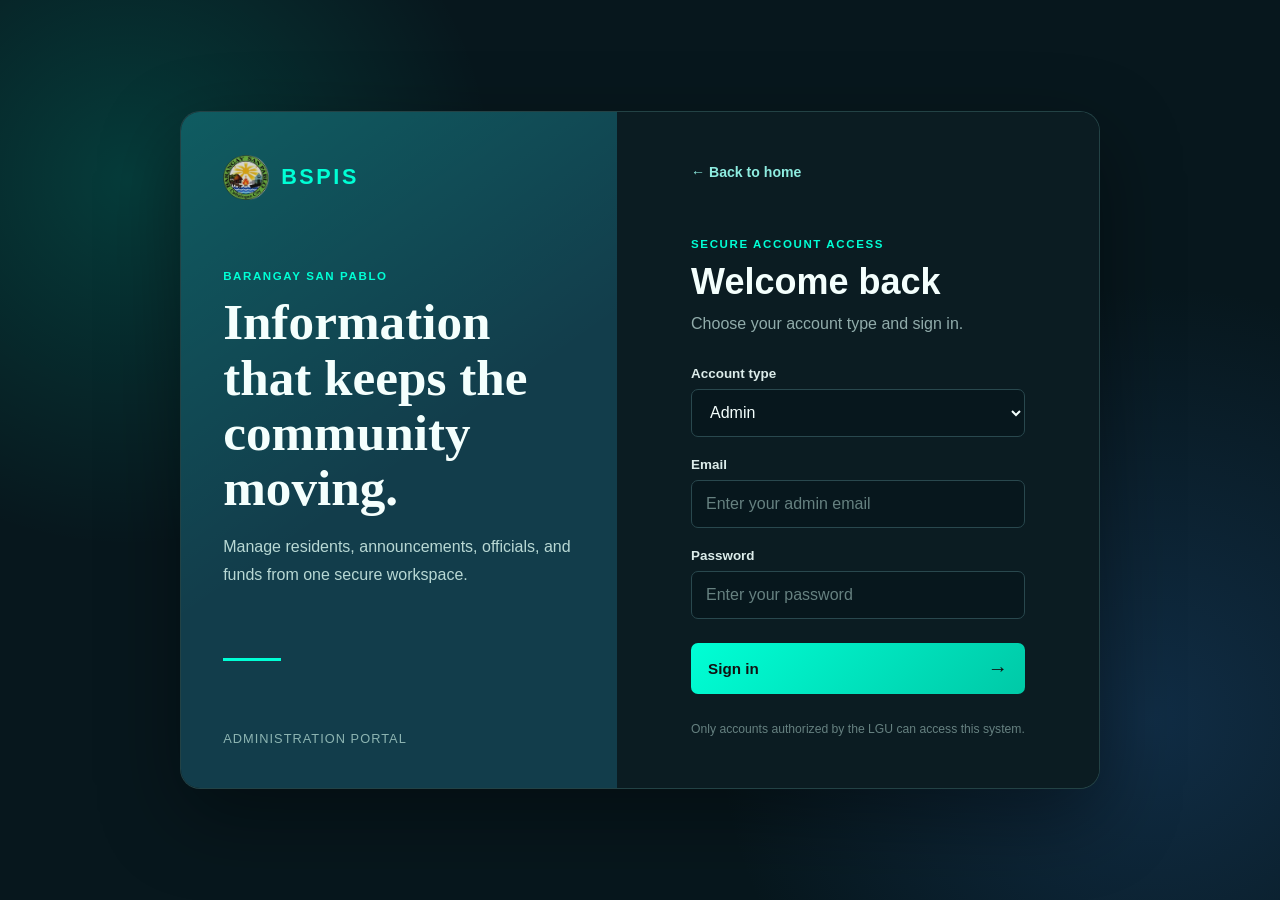
<file: login.html>
<!DOCTYPE html>
<html lang="en">
<head>
    <meta charset="UTF-8">
    <meta name="viewport" content="width=device-width, initial-scale=1">
    <title>Admin Login - BSPIS</title>
    <link rel="icon" type="image/png" href="assets/logo/logo.png">
    <link rel="stylesheet" href="styles/main.css">
</head>
<body class="login-body" data-page="login">
    <main class="login-page"><div class="login-shell">
        <section class="login-visual" aria-label="BSPI information">
            <div class="visual-brand"><img src="assets/logo/logo.png" alt="BSPI logo"><span>BSPIS</span></div>
            <div class="visual-copy"><p class="visual-kicker">Barangay San Pablo</p><h1>Information that keeps the community moving.</h1><p>Manage residents, announcements, officials, and funds from one secure workspace.</p></div>
            <div class="visual-line" aria-hidden="true"></div><p class="visual-caption">Administration portal</p>
        </section>
        <section class="login-container">
            <a href="index.html" class="back-home">&larr; Back to home</a>
            <div class="login-heading"><p class="login-kicker">Secure account access</p><h2>Welcome back</h2><p>Choose your account type and sign in.</p></div>
            <p id="login-message" class="login-error" role="alert" hidden></p>
            <form id="login-form" method="post" action="login.html" onsubmit="return window.BSPIS_LOGIN_READY === true">
                <div class="login-field"><label for="account-type">Account type</label><select id="account-type" name="account_type" required><option value="admin">Admin</option><option value="lgu">LGU</option></select></div>
                <div class="login-field"><label for="email">Email</label><input id="email" type="email" name="email" autocomplete="username" placeholder="Enter your admin email" required></div>
                <div class="login-field"><label for="password">Password</label><input id="password" type="password" name="password" autocomplete="current-password" placeholder="Enter your password" required></div>
                <button type="submit">Sign in <span aria-hidden="true">&rarr;</span></button>
            </form>
            <p class="login-note">Only accounts authorized by the LGU can access this system.</p>
        </section>
    </div></main>
    <script src="scripts/config.js"></script><script type="module" src="scripts/site.js"></script>
</body>
</html>
</file>
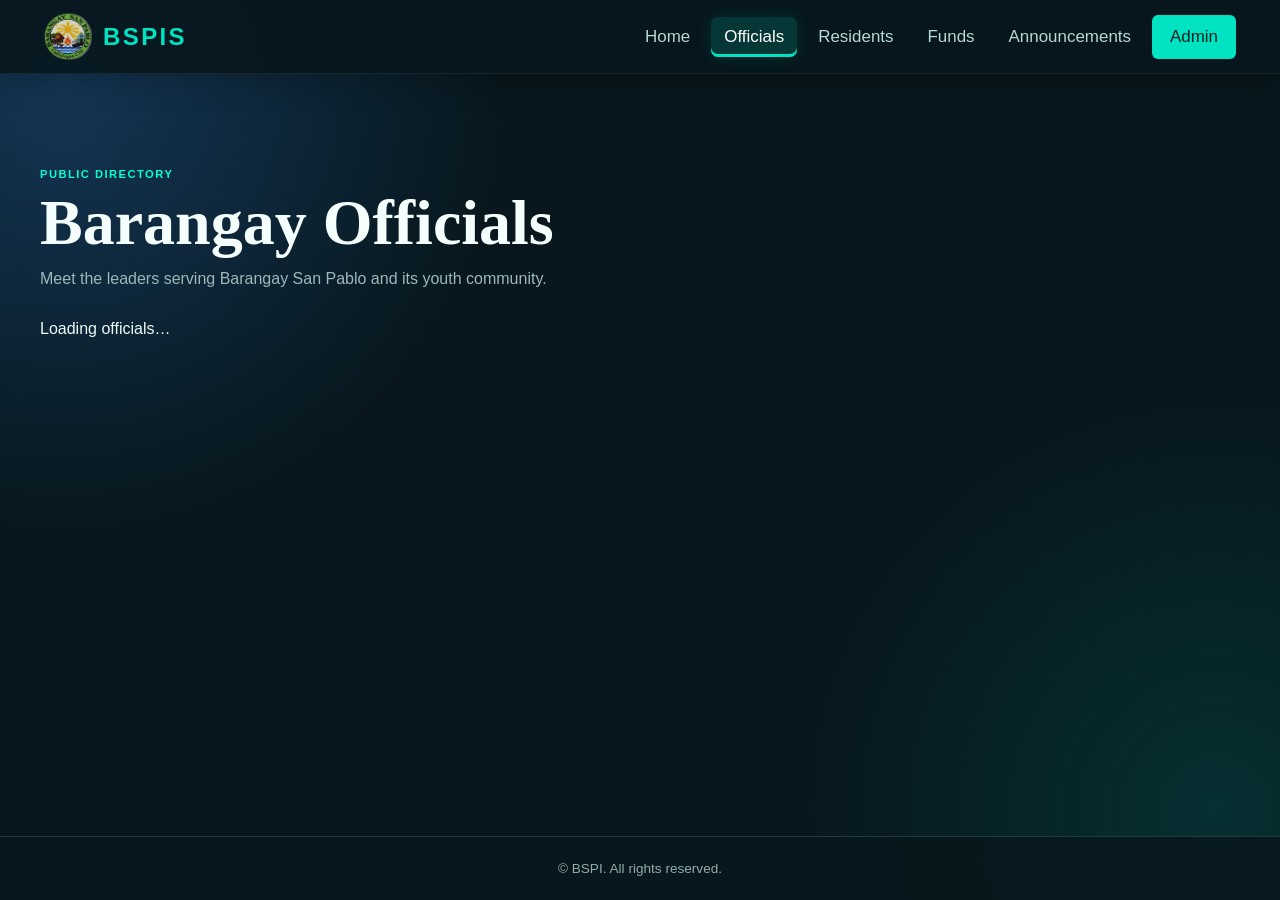
<file: officials.html>
<!DOCTYPE html>
<html lang="en">
<head><meta charset="UTF-8"><meta name="viewport" content="width=device-width, initial-scale=1"><title>Barangay Officials</title><link rel="icon" type="image/png" href="assets/logo/logo.png"><link rel="stylesheet" href="styles/main.css"><link rel="stylesheet" href="styles/officials.css"></head>
<body data-page="officials">
    <header class="site-header"><div class="header-container"><a class="logo" href="index.html"><img src="assets/logo/logo.png" alt=""><span>BSPIS</span></a><button class="menu-toggle" type="button" aria-label="Toggle navigation">☰</button><nav class="nav"><a href="index.html">Home</a><a href="index.html#officials" aria-current="page">Officials</a><a href="residents.html">Residents</a><a href="funds.html">Funds</a><a href="announcements.html">Announcements</a><a class="btn" href="login.html">Admin</a></nav></div></header>
    <main class="main-content public-officials-page">
        <section class="public-officials-header"><p class="section-kicker">Public directory</p><h1>Barangay Officials</h1><p>Meet the leaders serving Barangay San Pablo and its youth community.</p></section>
        <section class="public-officials" id="officials-list" aria-live="polite"><p>Loading officials…</p></section>
    </main>
    <footer class="site-footer"><p>&copy; <span data-year></span> BSPI. All rights reserved.</p></footer><script src="scripts/config.js"></script><script type="module" src="scripts/site.js"></script>
</body></html>
</file>
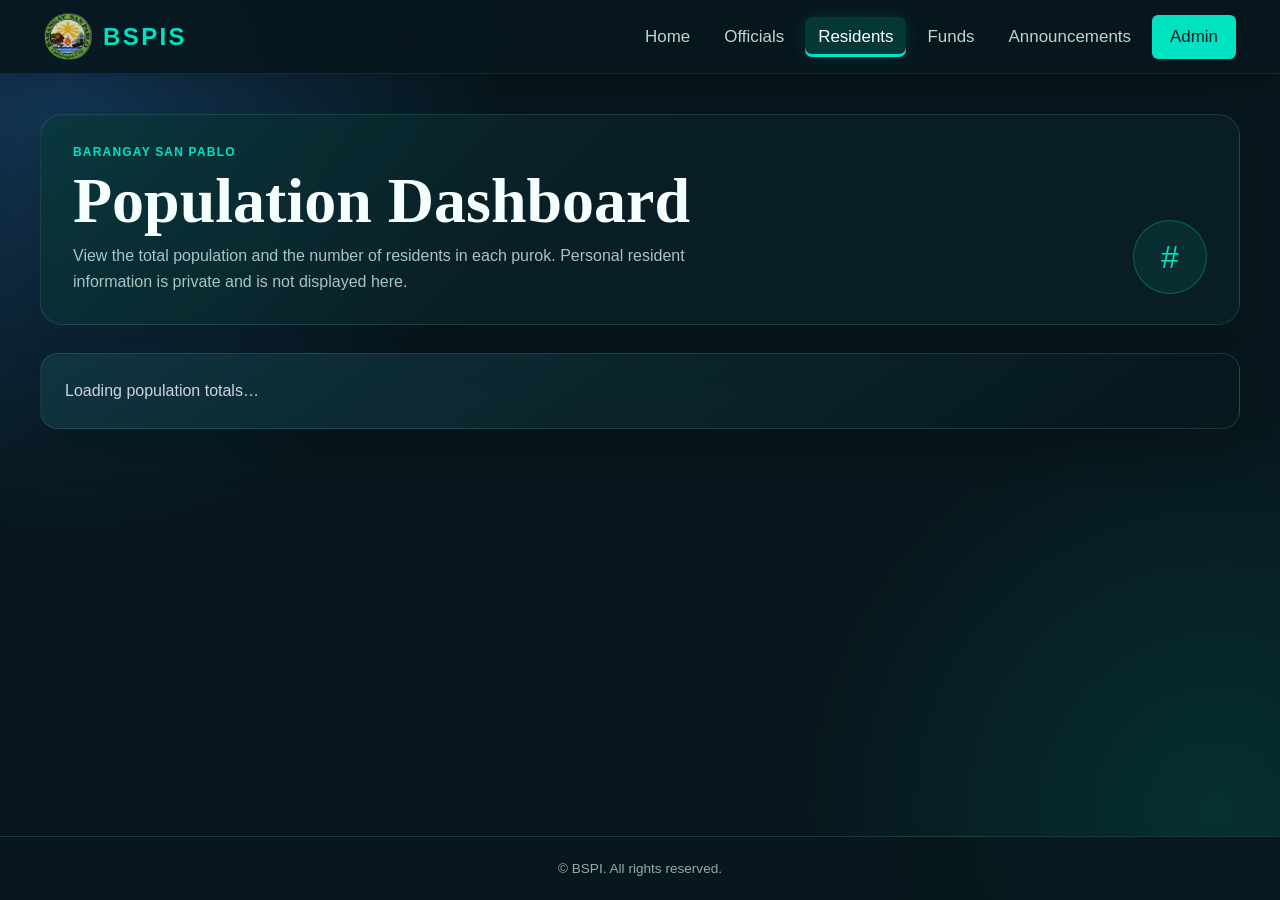
<file: residents.html>
<!DOCTYPE html>
<html lang="en">
<head><meta charset="UTF-8"><meta name="viewport" content="width=device-width, initial-scale=1"><title>Population Dashboard | Barangay San Pablo</title><link rel="icon" type="image/png" href="assets/logo/logo.png"><link rel="stylesheet" href="styles/main.css"></head>
<body data-page="residents-public">
    <header class="site-header"><div class="header-container"><a class="logo" href="index.html"><img src="assets/logo/logo.png" alt=""><span>BSPIS</span></a><button class="menu-toggle" type="button" aria-label="Toggle navigation">☰</button><nav class="nav"><a href="index.html">Home</a><a href="index.html#officials">Officials</a><a href="residents.html" aria-current="page">Residents</a><a href="funds.html">Funds</a><a href="announcements.html">Announcements</a><a class="btn" href="login.html">Admin</a></nav></div></header>
    <main class="main-content residents-public-page">
        <section class="public-page-header">
            <div><p class="section-kicker">Barangay San Pablo</p><h1>Population Dashboard</h1><p>View the total population and the number of residents in each purok. Personal resident information is private and is not displayed here.</p></div>
            <div class="public-header-mark" aria-hidden="true"><span>#</span></div>
        </section>
        <section class="resident-population-dashboard" id="public-resident-population" aria-live="polite" aria-label="Population totals">
            <p class="resident-population-status">Loading population totals…</p>
            <div class="resident-population-grid" hidden>
                <div class="resident-population-overview">
                    <article class="resident-population-card resident-population-card--total">
                        <p>Total Population</p><strong id="resident-population-total">—</strong><span>Residents recorded</span>
                    </article>
                    <article class="resident-population-card resident-population-card--gender">
                        <p>Total Male</p><strong id="resident-population-male">—</strong><span>Residents recorded as male</span>
                    </article>
                    <article class="resident-population-card resident-population-card--gender">
                        <p>Total Female</p><strong id="resident-population-female">—</strong><span>Residents recorded as female</span>
                    </article>
                </div>
                <div class="resident-population-puroks">
                    <article class="resident-population-purok-card">
                        <header><h2>Purok 1</h2><strong id="resident-population-purok-1">—</strong><span>Residents</span></header>
                        <div class="resident-population-breakdown">
                            <h3>Gender</h3>
                            <p>Male <strong id="purok-1-male">—</strong></p><p>Female <strong id="purok-1-female">—</strong></p>
                            <h3>Civil Status</h3>
                            <p>Single <strong id="purok-1-single">—</strong></p><p>Married <strong id="purok-1-married">—</strong></p>
                            <p>Separated <strong id="purok-1-separated">—</strong></p><p>Divorced <strong id="purok-1-divorced">—</strong></p>
                            <p>Widowed <strong id="purok-1-widowed">—</strong></p><p>Annulled <strong id="purok-1-annulled">—</strong></p>
                            <p>Other / Not specified <strong id="purok-1-other">—</strong></p>
                        </div>
                    </article>
                    <article class="resident-population-purok-card">
                        <header><h2>Purok 2</h2><strong id="resident-population-purok-2">—</strong><span>Residents</span></header>
                        <div class="resident-population-breakdown">
                            <h3>Gender</h3>
                            <p>Male <strong id="purok-2-male">—</strong></p><p>Female <strong id="purok-2-female">—</strong></p>
                            <h3>Civil Status</h3>
                            <p>Single <strong id="purok-2-single">—</strong></p><p>Married <strong id="purok-2-married">—</strong></p>
                            <p>Separated <strong id="purok-2-separated">—</strong></p><p>Divorced <strong id="purok-2-divorced">—</strong></p>
                            <p>Widowed <strong id="purok-2-widowed">—</strong></p><p>Annulled <strong id="purok-2-annulled">—</strong></p>
                            <p>Other / Not specified <strong id="purok-2-other">—</strong></p>
                        </div>
                    </article>
                    <article class="resident-population-purok-card">
                        <header><h2>Purok 3</h2><strong id="resident-population-purok-3">—</strong><span>Residents</span></header>
                        <div class="resident-population-breakdown">
                            <h3>Gender</h3>
                            <p>Male <strong id="purok-3-male">—</strong></p><p>Female <strong id="purok-3-female">—</strong></p>
                            <h3>Civil Status</h3>
                            <p>Single <strong id="purok-3-single">—</strong></p><p>Married <strong id="purok-3-married">—</strong></p>
                            <p>Separated <strong id="purok-3-separated">—</strong></p><p>Divorced <strong id="purok-3-divorced">—</strong></p>
                            <p>Widowed <strong id="purok-3-widowed">—</strong></p><p>Annulled <strong id="purok-3-annulled">—</strong></p>
                            <p>Other / Not specified <strong id="purok-3-other">—</strong></p>
                        </div>
                    </article>
                </div>
            </div>
        </section>
    </main>
    <footer class="site-footer"><p>&copy; <span data-year></span> BSPI. All rights reserved.</p></footer><script src="scripts/config.js"></script><script type="module" src="scripts/site.js"></script>
</body></html>
</file>
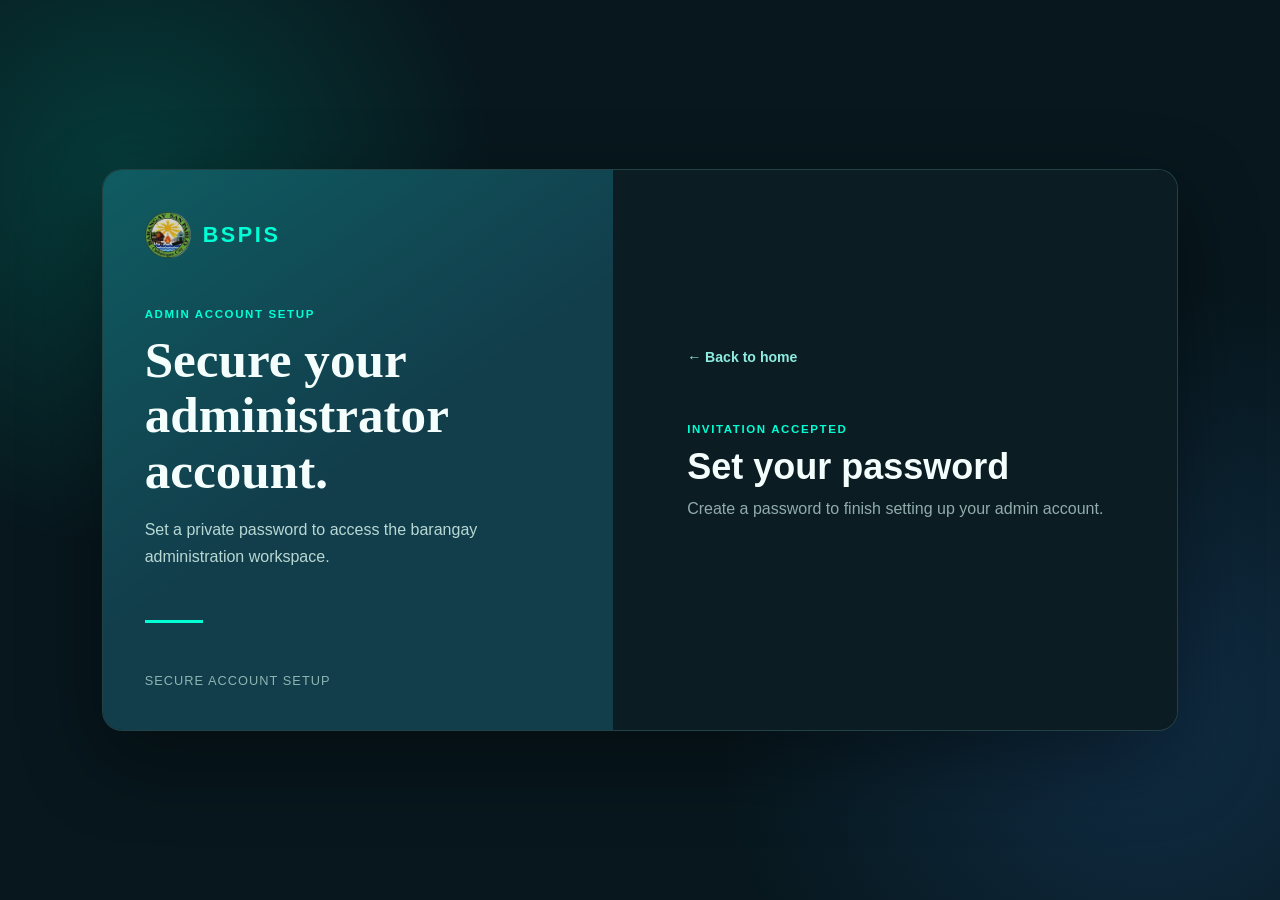
<file: set-password.html>
<!DOCTYPE html>
<html lang="en">
<head>
    <meta charset="UTF-8">
    <meta name="viewport" content="width=device-width, initial-scale=1">
    <title>Set Admin Password - BSPIS</title>
    <link rel="icon" type="image/png" href="assets/logo/logo.png">
    <link rel="stylesheet" href="styles/main.css">
</head>
<body class="login-body" data-page="set-password">
    <main class="login-page"><div class="login-shell">
        <section class="login-visual" aria-label="Admin account setup">
            <div class="visual-brand"><img src="assets/logo/logo.png" alt="BSPI logo"><span>BSPIS</span></div>
            <div class="visual-copy"><p class="visual-kicker">Admin account setup</p><h1>Secure your administrator account.</h1><p>Set a private password to access the barangay administration workspace.</p></div>
            <div class="visual-line" aria-hidden="true"></div><p class="visual-caption">Secure account setup</p>
        </section>
        <section class="login-container">
            <a href="index.html" class="back-home">&larr; Back to home</a>
            <div class="login-heading"><p class="login-kicker">Invitation accepted</p><h2>Set your password</h2><p>Create a password to finish setting up your admin account.</p></div>
            <p id="password-message" class="login-error" role="alert" hidden></p>
            <form id="set-password-form" method="post" action="set-password.html" onsubmit="return window.BSPIS_PASSWORD_READY === true" hidden>
                <div class="login-field"><label for="new-password">New password</label><input id="new-password" type="password" name="password" autocomplete="new-password" minlength="8" placeholder="At least 8 characters" required></div>
                <div class="login-field"><label for="confirm-password">Confirm password</label><input id="confirm-password" type="password" name="confirm_password" autocomplete="new-password" minlength="8" placeholder="Enter the password again" required></div>
                <button type="submit">Save password <span aria-hidden="true">&rarr;</span></button>
            </form>
        </section>
    </div></main>
    <script src="scripts/config.js"></script><script type="module" src="scripts/site.js"></script>
</body>
</html>
</file>
<file: styles/main.css>
*{margin:0;padding:0;box-sizing:border-box}
body{
font-family:'Segoe UI',sans-serif;
 background: linear-gradient(
    135deg,
    #265fa1 0%,
    #0f2e4a 40%,
    #135b7a 70%,
    #0a282e 100%
  );
color:#fff;
min-height:100vh;
display:flex;
flex-direction:column;
}
body > main{flex:1 0 auto;width:100%;min-height:calc(100vh - 220px);margin-top:0;margin-bottom:0}

.site-header{
position:fixed;top:0;width:100%;height:80px;
background:#252525;z-index:999;
box-shadow:0 4px 20px rgba(0,0,0,.6)
}
.header-container{
max-width:1200px;margin:auto;height:100%;
display:flex;align-items:center;justify-content:space-between;padding:0 20px
}
.logo{display:flex;align-items:center;gap:10px}
.logo img{width:45px}
.logo span{font-size:1.8rem;color:#00ffd5;font-weight:700}
.nav{display:flex;gap:20px;align-items:center}
.nav a{color:#00ffd5;text-decoration:none;font-weight:600}
.nav .btn{background:#00ffd5;color:#111;padding:8px 14px;border-radius:6px}
.nav a:hover{color:#fff}

.main-content{
padding-top:120px;max-width:1200px;margin:0 auto;
flex:1;
opacity:0;transform:translateY(20px);animation:fade 0.5s forwards;
}




body.login-body {
    min-height: 100vh;
    background: #07171d;
}

.login-page {
    width: 100%;
    flex: 1 0 auto;
    display: flex;
    justify-content: center;
    align-items: center;
    padding: 48px 24px;
    background:
        radial-gradient(circle at 10% 20%, rgba(0, 255, 213, .16), transparent 27%),
        radial-gradient(circle at 90% 80%, rgba(38, 95, 161, .3), transparent 32%),
        #07171d;
}

.login-wrapper {
    width: min(100%, 980px);
}
.login-shell {
    display: grid;
    grid-template-columns: .95fr 1.05fr;
    overflow: hidden;
    border: 1px solid rgba(142, 236, 224, .18);
    border-radius: 20px;
    background: #0b1c22;
    box-shadow: 0 28px 80px rgba(0, 0, 0, .38);
}
.login-visual {
    display: flex;
    min-height: 560px;
    flex-direction: column;
    justify-content: space-between;
    padding: 42px;
    background:
        linear-gradient(145deg, rgba(0, 255, 213, .16), transparent 52%),
        #123d4b;
}
.visual-brand {
    display: flex;
    align-items: center;
    gap: 12px;
    color: #00ffd5;
    font-size: 1.35rem;
    font-weight: 800;
    letter-spacing: .12em;
}
.visual-brand img {width: 46px;height: 46px;object-fit: contain}
.visual-copy {max-width: 360px}
.visual-kicker,
.login-kicker {
    margin-bottom: 12px;
    color: #00ffd5;
    font-size: .72rem;
    font-weight: 800;
    letter-spacing: .14em;
    text-transform: uppercase;
}
.visual-copy h1 {
    margin-bottom: 18px;
    color: #f4fffd;
    font-family: Georgia, serif;
    font-size: clamp(2rem, 4vw, 3.25rem);
    line-height: 1.08;
}
.visual-copy > p:last-child {color: #b8d8d4;line-height: 1.7}
.visual-line {width: 58px;height: 3px;background: #00ffd5}
.visual-caption {color: #8db5b2;font-size: .8rem;letter-spacing: .08em;text-transform: uppercase}
.login-container {
    display: flex;
    width: auto;
    max-width: none;
    min-height: 560px;
    flex-direction: column;
    justify-content: center;
    padding: 52px clamp(28px, 6vw, 74px);
    background: #0b1c22;
}
.back-home {
    align-self: flex-start;
    margin-bottom: 58px;
    color: #8eece0;
    font-size: .88rem;
    font-weight: 700;
    text-decoration: none;
}
.back-home:hover {color: #fff}
.back-home-button {padding: 0;border: 0;background: none;font: inherit;cursor: pointer}
.login-heading {margin-bottom: 30px}
.login-heading h2 {margin-bottom: 10px;color: #f4fffd;font-size: 2.25rem;line-height: 1.1}
.login-heading > p:last-child {color: #91acab;line-height: 1.5}
.login-error {
    margin-bottom: 20px;
    padding: 11px 13px;
    border: 1px solid rgba(255, 119, 119, .35);
    border-radius: 7px;
    background: rgba(255, 84, 84, .1);
    color: #ffb2b2;
    font-size: .88rem;
}
.login-success {
    margin-bottom: 20px;
    padding: 11px 13px;
    border: 1px solid rgba(0, 255, 213, .3);
    border-radius: 8px;
    background: rgba(0, 255, 213, .08);
    color: #8de9dc;
    font-size: .88rem;
}
.login-container form {display: grid;gap: 20px}
.login-container form[hidden] {display: none}
.login-field {display: grid;gap: 8px}
.login-field label {color: #dcecea;font-size: .84rem;font-weight: 700}
.login-field input {
    width: 100%;
    height: 48px;
    padding: 0 14px;
    border: 1px solid #29484e;
    border-radius: 7px;
    outline: none;
    background: #07171d;
    color: #f4fffd;
    font: inherit;
}
.login-field select {
    width: 100%;
    height: 48px;
    padding: 0 14px;
    border: 1px solid #29484e;
    border-radius: 7px;
    background: #07171d;
    color: #f4fffd;
    font: inherit;
}
.login-field select:focus {border-color: #00ffd5;box-shadow: 0 0 0 3px rgba(0, 255, 213, .12);outline: none}
.login-field input::placeholder {color: #668180}
.login-field input:focus {border-color: #00ffd5;box-shadow: 0 0 0 3px rgba(0, 255, 213, .12)}
.login-container button[type="submit"] {
    display: flex;
    width: 100%;
    align-items: center;
    justify-content: space-between;
    margin-top: 4px;
    padding: 14px 17px;
    border-radius: 7px;
    font-size: .95rem;
}
.login-container button span {font-size: 1.25rem}
.login-note {margin-top: 28px;color: #668180;font-size: .76rem;text-align: center}

@media (max-width: 700px) {
    .login-page {align-items: flex-start;padding: 24px 16px}
    .login-shell {grid-template-columns: 1fr}
    .login-visual {min-height: 260px;padding: 28px}
    .visual-copy {margin-top: 42px}
    .visual-copy h1 {font-size: 2rem}
    .visual-line,
    .visual-caption {display: none}
    .login-container {min-height: auto;padding: 32px 28px 36px}
    .back-home {margin-bottom: 40px}
}

.hero{text-align:center;padding:100px 20px}
.hero h1{font-size:3.2rem;color:#00ffd5;margin-bottom:20px}
.hero p{font-size:1.3rem;max-width:900px;margin:auto;opacity:.9}
.section-label{text-align:center;font-size:2.4rem;color:#00ffd5;margin-bottom:50px}

.residents-page-heading{display:flex;align-items:end;justify-content:space-between;gap:20px;margin-bottom:24px}.residents-page-heading h1{margin:0;color:#f4fffd;font-family:Georgia,serif;font-size:clamp(2rem,4vw,3rem)}.resident-count-badge{padding:9px 13px;border:1px solid rgba(0,227,194,.2);border-radius:999px;background:rgba(0,227,194,.08);color:#8de9dc;font-size:.78rem;font-weight:800;white-space:nowrap}
@media(max-width:600px){.residents-page-heading{align-items:flex-start;flex-direction:column;gap:12px}}

.residents-public-page {width:min(100% - 40px,1160px);padding-bottom:64px}
.residents-public-page .public-page-header {display:flex;align-items:end;justify-content:space-between;gap:24px;margin-bottom:28px;padding:30px 32px;border:1px solid rgba(142,236,224,.14);border-radius:22px;background:linear-gradient(135deg,rgba(0,227,194,.11),transparent 46%),rgba(10,31,39,.82);box-shadow:0 20px 46px rgba(0,0,0,.16)}
.residents-public-page .public-page-header h1 {margin:0 0 10px;color:#f4fffd;font-family:Georgia,serif;font-size:clamp(2.2rem,5vw,4rem);line-height:1}
.residents-public-page .public-page-header p:last-child {max-width:650px;color:#a8c5c1;line-height:1.6}
.residents-public-page .section-kicker {margin-bottom:10px;color:#00e3c2;font-size:.75rem;font-weight:800;letter-spacing:.1em;text-transform:uppercase}
.residents-public-page .public-header-mark {display:grid;width:74px;height:74px;flex-shrink:0;place-items:center;border:1px solid rgba(0,227,194,.3);border-radius:50%;background:rgba(0,227,194,.08);color:#00e3c2;font-size:2rem}
.resident-population-dashboard {padding:24px;border:1px solid rgba(142,236,224,.14);border-radius:18px;background:linear-gradient(145deg,rgba(18,58,68,.78),rgba(7,23,29,.9));box-shadow:0 18px 42px rgba(0,0,0,.2)}
.resident-population-grid {display:grid;gap:20px}
.resident-population-grid[hidden] {display:none}
.resident-population-card {display:grid;min-height:170px;align-content:center;gap:9px;padding:24px;border:1px solid rgba(142,236,224,.14);border-radius:14px;background:rgba(255,255,255,.045)}
.resident-population-card p {color:#8de9dc;font-size:.82rem;font-weight:800;letter-spacing:.06em;text-transform:uppercase}
.resident-population-card strong {color:#f4fffd;font-size:clamp(2rem,4vw,3rem);line-height:1}
.resident-population-card span {color:#9db8b8;font-size:.84rem}
.resident-population-overview {display:grid;grid-template-columns:2fr 1fr 1fr;gap:16px}
.resident-population-card--total {min-height:190px;background:linear-gradient(120deg,rgba(0,227,194,.12),rgba(255,255,255,.035))}
.resident-population-card--total strong {color:#00e3c2;font-size:clamp(3rem,7vw,5rem)}
.resident-population-card--gender {min-height:190px}
.resident-population-card--gender strong {color:#8de9dc}
.resident-population-puroks {display:grid;grid-template-columns:repeat(3,minmax(0,1fr));gap:16px}
.resident-population-purok-card {min-width:0;padding:20px;border:1px solid rgba(142,236,224,.14);border-radius:14px;background:rgba(255,255,255,.045)}
.resident-population-purok-card header {display:flex;align-items:baseline;gap:8px;padding-bottom:14px;border-bottom:1px solid rgba(255,255,255,.1)}
.resident-population-purok-card header h2 {margin:0;color:#f4fffd;font-size:1.2rem}
.resident-population-purok-card header strong {margin-left:auto;color:#00e3c2;font-size:1.6rem}
.resident-population-purok-card header span {color:#9db8b8;font-size:.76rem}
.resident-population-breakdown {display:grid;grid-template-columns:1fr auto;gap:8px 12px;padding-top:14px}
.resident-population-breakdown h3 {grid-column:1/-1;margin:8px 0 0;color:#8de9dc;font-size:.78rem;letter-spacing:.06em;text-transform:uppercase}
.resident-population-breakdown h3:first-child {margin-top:0}
.resident-population-breakdown p {display:contents;color:#cbd5e1;font-size:.86rem}
.resident-population-breakdown strong {color:#f4fffd;text-align:right;font-variant-numeric:tabular-nums}
.resident-population-status {color:#cbd5e1;line-height:1.6}
.resident-population-error {color:#ffb1b1}
@media(max-width:900px){.resident-population-puroks{grid-template-columns:repeat(2,minmax(0,1fr))}}
@media(max-width:700px){.residents-public-page{width:min(100% - 28px,1160px)}.residents-public-page .public-page-header{align-items:flex-start;flex-direction:column;padding:24px 20px}.residents-public-page .public-header-mark{display:none}.resident-population-dashboard{padding:16px}.resident-population-overview{grid-template-columns:1fr 1fr}.resident-population-card--total{grid-column:1/-1}.resident-population-card,.resident-population-card--gender{min-height:140px;padding:18px}.resident-population-puroks{grid-template-columns:1fr}}

.emergency-section{position:relative;width:min(100% - 40px,1160px);margin:0 auto 52px;padding:24px;border:1px solid rgba(255,133,133,.24);border-radius:18px;background:linear-gradient(135deg,rgba(73,30,39,.7),rgba(7,29,38,.94) 72%);box-shadow:0 18px 42px rgba(0,0,0,.2);overflow:hidden}.emergency-section::after{position:absolute;right:0;bottom:0;width:38%;height:3px;background:linear-gradient(90deg,transparent,#00e3c2);content:"";opacity:.8}
.emergency-heading{display:flex;align-items:end;justify-content:space-between;gap:20px;margin-bottom:18px;padding:2px 0 16px 18px;border-bottom:1px solid rgba(255,255,255,.12);border-left:4px solid #ff8585}.emergency-heading .section-kicker{margin-bottom:6px;color:#ff9b9b}.emergency-heading h2{margin:0;color:#f4fffd;font-size:clamp(1.45rem,3vw,2rem);letter-spacing:.01em}.emergency-heading>p{max-width:320px;color:#b9cfcc;font-size:.84rem;line-height:1.5}
.emergency-grid{display:grid;grid-template-columns:repeat(2,minmax(0,1fr));gap:1px;border:1px solid rgba(255,255,255,.12);border-radius:12px;background:rgba(255,255,255,.14);overflow:hidden;counter-reset:hotline}.emergency-card{position:relative;display:flex;min-height:102px;align-items:center;justify-content:space-between;gap:14px;padding:18px 22px 18px 62px;background:rgba(8,28,36,.92);transition:background .2s ease,transform .2s ease}.emergency-card::before{position:absolute;top:50%;left:18px;display:grid;width:28px;height:28px;place-items:center;border:1px solid rgba(255,133,133,.35);border-radius:50%;background:rgba(255,133,133,.1);color:#ffb1b1;content:counter(hotline,decimal-leading-zero);counter-increment:hotline;font-size:.68rem;font-weight:800}.emergency-card:hover{z-index:1;background:rgba(19,56,65,.98);box-shadow:0 8px 24px rgba(0,0,0,.18);transform:translateY(-2px)}.emergency-card-body{min-width:0}.emergency-label{display:block;margin-bottom:7px;color:#8eece0;font-size:.68rem;font-weight:800;line-height:1.35;letter-spacing:.06em;text-transform:uppercase}.emergency-card strong{display:block;color:#fff;font-size:1.04rem;line-height:1.35;overflow-wrap:anywhere}.emergency-status{flex:0 0 auto;padding:6px 9px;border:1px solid rgba(255,133,133,.3);border-radius:999px;background:rgba(255,133,133,.1);color:#ffb1b1;font-size:.6rem;font-weight:800;letter-spacing:.05em;text-transform:uppercase}
@media(max-width:900px){.emergency-grid{grid-template-columns:1fr}}
@media(max-width:560px){.emergency-section{width:min(100% - 28px,1160px);padding:18px 12px}.emergency-heading{align-items:flex-start;flex-direction:column;gap:7px;padding-left:12px}.emergency-card{min-height:98px;padding:17px 14px 17px 56px;align-items:flex-start;flex-direction:column;gap:10px}.emergency-card::before{left:16px}.emergency-status{align-self:flex-start}}

.announcements-layout {
    display: grid;
    grid-template-columns: minmax(280px, .72fr) minmax(0, 1.8fr);
    align-content: start;
    column-gap: 28px;
    width: min(100% - 40px, 1200px);
    min-height: calc(100vh - 74px - 78px);
    padding-bottom: 48px;
}
.announcements-layout > h1 {
    grid-column: 1 / -1;
    margin-bottom: 24px;
    color: #f4fffd;
    font-size: clamp(1.8rem, 4vw, 2.5rem);
}
.add-form,
.table-section {
    border: 1px solid rgba(142, 236, 224, .14);
    border-radius: 14px;
    background: rgba(7, 23, 29, .72);
    box-shadow: 0 18px 40px rgba(0, 0, 0, .16);
}
.add-form {padding: 24px;margin-bottom: 0}
.section-heading,
.table-header {
    display: flex;
    align-items: flex-end;
    justify-content: space-between;
    gap: 18px;
}
.section-heading {margin-bottom: 20px}
.section-kicker {
    margin-bottom: 6px;
    color: #00ffd5;
    font-size: .7rem;
    font-weight: 800;
    letter-spacing: .13em;
    text-transform: uppercase;
}
.section-heading h2,
.table-header h2 {color: #f4fffd;font-size: 1.35rem}
.section-mark {
    display: grid;
    width: 34px;
    height: 34px;
    place-items: center;
    border-radius: 50%;
    background: rgba(0, 255, 213, .12);
    color: #00ffd5;
    font-size: 1.4rem;
}
.announcements-layout form:not(.search-form) {display: grid;gap: 17px}
.announcement-form-grid {display: grid;grid-template-columns: 1.4fr .8fr;gap: 17px}
.announcements-layout label {display: grid;gap: 7px;color: #cfe2df;font-size: .82rem;font-weight: 700}
.announcements-layout input,
.announcements-layout textarea {
    width: 100%;
    border: 1px solid #29484e;
    border-radius: 7px;
    outline: none;
    background: #081a20;
    color: #f4fffd;
    font: inherit;
}
.announcements-layout input[type="text"],
.announcements-layout input[type="date"] {height: 42px;padding: 0 12px}
.announcements-layout textarea {min-height: 105px;padding: 11px 12px;resize: vertical}
.announcements-layout input:focus,
.announcements-layout textarea:focus {border-color: #00ffd5;box-shadow: 0 0 0 3px rgba(0, 255, 213, .1)}
.announcements-layout input[type="file"] {padding: 10px 12px;color: #9db8b8;font-size: .8rem}
.announcements-layout small {color: #799391;font-weight: 400}
.announcements-layout button[type="submit"] {width: fit-content;margin-top: 2px;padding: 11px 18px}
.table-header {margin-bottom: 16px}
.table-header input {max-width: 220px;height: 38px;padding: 0 12px}
.table-section {padding: 0;overflow: hidden}
.table-scroll {overflow-x: auto}
.announcements-layout table {min-width: 780px;border-radius: 0;background: transparent}
.announcements-layout th {padding: 14px 16px;background: #00d9bd;font-size: .76rem;letter-spacing: .05em;text-transform: uppercase}
.announcements-layout td {padding: 15px 16px;border-bottom: 1px solid rgba(142, 236, 224, .1);color: #dcecea;font-size: .9rem;vertical-align: middle}
.announcements-layout tbody tr:last-child td {border-bottom: 0}
.announcements-layout tbody tr:nth-child(even) {background: rgba(16, 43, 51, .6)}
.announcements-layout tbody tr:hover {background: rgba(0, 255, 213, .08)}
.announcements-layout td img {display: block;width: 64px;height: 44px;object-fit: cover;border-radius: 5px}
.btn-delete {color: #ff9f9f;font-weight: 700;text-decoration: none}
.btn-delete:hover {color: #fff;text-decoration: underline}

@media (max-width: 700px) {
    .announcements-layout {
        width: min(100% - 28px, 1200px);
        padding-top: 105px;
        grid-template-columns: 1fr;
        row-gap: 24px;
    }
    .announcements-layout > h1 {margin-bottom: 0}
    .add-form {margin-bottom: 0}
    .announcement-form-grid {grid-template-columns: 1fr}
    .table-header {align-items: stretch;flex-direction: column}
    .table-header input {max-width: none}
}

.announcement-admin {
    display: grid;
    grid-template-columns: minmax(280px, 360px) minmax(0, 1fr);
    align-content: start;
    gap: 28px;
}
.announcement-page-header {
    grid-column: 1 / -1;
    display: flex;
    align-items: flex-end;
    justify-content: space-between;
    gap: 24px;
    padding-bottom: 2px;
}
.announcement-page-header h1 {margin-bottom: 8px;color:#f4fffd;font-size:clamp(2rem,4vw,3rem);line-height:1}
.page-description {color:#9db8b8;line-height:1.5}
.page-status {
    display: flex;
    align-items: center;
    gap: 8px;
    padding: 9px 12px;
    border: 1px solid rgba(0,227,194,.2);
    border-radius: 999px;
    background: rgba(0,227,194,.08);
    color: #9de8df;
    font-size: .78rem;
    font-weight: 700;
    white-space: nowrap;
}
.page-status span {width:7px;height:7px;border-radius:50%;background:#37e58b;box-shadow:0 0 0 4px rgba(55,229,139,.12)}
.announcement-admin .composer-panel {grid-column:1;padding:26px;margin:0}
.announcement-admin .published-toolbar {grid-column:2;align-self:end;margin:0;padding:0 2px 14px}
.announcement-admin .table-section {grid-column:2;min-width:0}
.announcement-admin .section-heading h2 {font-size:1.2rem}
.announcement-admin .section-mark {flex-shrink:0}
.announcement-admin .table-header input {border:1px solid #29484e;background:#081a20;color:#f4fffd}
.announcement-admin .table-header input::placeholder {color:#668180}
.announcement-admin .table-header input:focus {border-color:#00e3c2;box-shadow:0 0 0 3px rgba(0,227,194,.12)}
.announcement-admin .table-scroll {max-height:560px;overflow:auto}
.announcement-admin .table-scroll::-webkit-scrollbar {width:8px;height:8px}
.announcement-admin .table-scroll::-webkit-scrollbar-thumb {border-radius:8px;background:#237a78}

@media (max-width: 800px) {
    .announcement-admin {grid-template-columns:1fr;gap:22px}
    .announcement-page-header,
    .announcement-admin .composer-panel,
    .announcement-admin .published-toolbar,
    .announcement-admin .table-section {grid-column:1}
    .announcement-page-header {align-items:flex-start;flex-direction:column}
    .announcement-admin .published-toolbar {padding-bottom:0}
    .announcement-admin .table-scroll {max-height:none}
}

table{width:100%;border-collapse:collapse;background:#0b1c22;border-radius:12px;overflow:hidden}
th,td{padding:14px;text-align:left}
th{background:#00ffd5;color:#111}
tr:nth-child(even){background:#102b33}
tr:hover{background:#16414d}

form.search-form{
display:flex;
gap:8px;
flex-wrap:wrap;
max-width:400px;
margin:10px 0;
margin-top:30px;
padding:10px 12px;
background:rgba(15,46,56,0.85);
backdrop-filter:blur(5px);
border-radius:8px;
box-shadow:0 4px 15px rgba(0,255,213,0.05);
transition:transform 0.2s, background 0.3s;
}
form.search-form:hover{
transform:translateY(-2px);
background:#23252f55;
}

form.search-form input[type="text"],
form.search-form select{
padding:6px 10px;
border-radius:6px;
border:none;
background:#0b1c22;
color:#fff;
font-size:0.9rem;
}

form.search-form button{
padding:6px 12px;
font-size:0.9rem;
font-weight:bold;
color:#111;
background:linear-gradient(135deg,#00ffd5,#00c9a7);
border:none;
border-radius:6px;
cursor:pointer;
transition:all 0.3s;
}
form.search-form button:hover{
background:#28d258;
transform:translateY(-1px);
box-shadow:0 4px 8px rgba(0,255,213,0.2);
color:white;
}

button[type="submit"]{
padding:6px 14px;
font-size:0.9rem;
font-weight:bold;
color:#111;
background:linear-gradient(135deg,#00ffd5,#00c9a7);
border:none;
border-radius:6px;
cursor:pointer;
transition:all 0.3s;
align-self:flex-start;
margin-top:20px;
}
button[type="submit"]:hover{
background:#28d258;
transform:translateY(-1px);
box-shadow:0 4px 8px rgba(0,255,213,0.2);
color:white;
}

@keyframes fade{to{opacity:1;transform:none}}

.dashboard-grid{display:grid;grid-template-columns:repeat(auto-fit,minmax(220px,1fr));gap:20px}
.dash-card{background:#0b1c22;padding:40px;text-align:center;border-radius:14px;font-size:1.2rem}
.dash-card span{font-size:2.5rem;color:#00ffd5;font-weight:700}

.menu-toggle{display:none;font-size:2rem;color:#00ffd5;cursor:pointer}
@media(max-width:768px){
.nav{display:none;flex-direction:column;position:absolute;top:80px;right:20px;background:#0b1c22;padding:20px;border-radius:10px}
.nav.active{display:flex}
.menu-toggle{display:block}
}

/* Shared site polish */
:root {
    --ink: #07171d;
    --surface: rgba(11, 28, 34, .9);
    --surface-soft: rgba(18, 51, 61, .72);
    --line: rgba(142, 236, 224, .16);
    --muted: #9db8b8;
    --accent: #00e3c2;
    --accent-strong: #00b99f;
    --danger: #ff8585;
}
html {background: var(--ink);scroll-behavior: smooth;font-size: 16px}
body {
    display: flex;
    flex-direction: column;
    margin: 0;
    min-height: 100vh;
    overflow-x: hidden;
    background:
        radial-gradient(circle at 5% 10%, rgba(38, 95, 161, .42), transparent 30%),
        radial-gradient(circle at 95% 90%, rgba(0, 227, 194, .12), transparent 28%),
        #07171d;
    color: #edf9f7;
}
.site-header {
    height: 74px;
    border-bottom: 1px solid rgba(255,255,255,.07);
    background: rgba(7, 23, 29, .9);
    backdrop-filter: blur(16px);
    box-shadow: 0 10px 30px rgba(0,0,0,.18);
}
.header-container {max-width: 1240px;padding: 0 24px}
.logo {gap: 11px}
.logo img {width: 38px;height: 38px;object-fit: contain}
.logo span {color: var(--accent);font-size: 1.2rem;letter-spacing: .1em}
.nav {gap: 7px}
.nav a {
    padding: 9px 12px;
    border-radius: 7px;
    color: #b7d8d4;
    font-size: .88rem;
    transition: color .2s ease, background .2s ease;
}
.nav a:hover {background: rgba(0,227,194,.1);color: #fff}
.nav .btn {padding: 10px 16px;background: var(--accent);color: #06201f}
.nav .btn:hover {background: #fff;color: #06201f}
.menu-toggle {font-size: 1.7rem}
.main-content,
.funds-wrapper {
    width: min(100% - 48px, 1240px);
    padding-top: 114px;
    padding-bottom: 58px;
}
.main-content {margin: 0 auto}
.main-content > h1,
.main-content > h2,
.page-title,
.section-label {
    color: #f4fffd;
    font-size: clamp(1.8rem, 3.5vw, 2.6rem);
    line-height: 1.12;
}
.site-footer {
    width: 100%;
    flex-shrink: 0;
    margin-top: auto;
    padding: 24px 20px;
    text-align: center;
    border-top: 1px solid var(--line);
    background: rgba(7, 23, 29, .88);
    color: #91acab;
    font-size: .85rem;
}
.site-footer p {margin: 0;text-align: center}
.site-footer:hover {color: var(--accent)}
button,
.btn-edit,
.btn-delete,
.add-resident-btn,
.sidebar-btn {
    border: 0;
    border-radius: 7px;
    cursor: pointer;
    font: inherit;
    font-weight: 800;
    text-decoration: none;
    transition: transform .2s ease, background .2s ease, box-shadow .2s ease;
}
button:hover,
.btn-edit:hover,
.btn-delete:hover,
.add-resident-btn:hover,
.sidebar-btn:hover {transform: translateY(-2px)}
input, textarea, select {
    max-width: 100%;
    border: 1px solid #29484e;
    border-radius: 7px;
    outline: none;
    background: #081a20;
    color: #f4fffd;
    font: inherit;
}
input:focus, textarea:focus, select:focus {border-color: var(--accent);box-shadow: 0 0 0 3px rgba(0,227,194,.12)}
table {border: 1px solid var(--line);border-radius: 12px}
th {background: var(--accent);font-size: .78rem;letter-spacing: .04em;text-transform: uppercase}
td {border-bottom: 1px solid rgba(142,236,224,.1)}
.dash-card,
.edit-card,
.add-resident-card,
.announcement-card,
.current-budget-card {
    border: 1px solid var(--line);
    border-radius: 14px;
    background: var(--surface);
    box-shadow: 0 18px 42px rgba(0,0,0,.16);
}
.dash-card {padding: 28px;text-align:left}
.dash-card:hover {transform: translateY(-4px);background: rgba(17,48,57,.95)}
.dash-card span {display:block;margin-top: 14px;color: var(--accent)}
.resident-search-form,
.search-form {display:flex;gap:10px;align-items:center;flex-wrap:wrap;margin:24px 0;padding:14px;border:1px solid var(--line);border-radius:10px;background:var(--surface-soft)}
.resident-search-form input,
.search-form input,
.search-form select {height:40px;padding:0 12px}
.resident-search-form button,
.search-form button,
.add-resident-btn {padding:11px 16px;background:var(--accent);color:#06201f}
.action-buttons {display:flex;gap:7px;flex-wrap:wrap}
.btn-edit {padding:8px 11px;background:rgba(0,227,194,.14);color:var(--accent)}
.btn-delete {padding:8px 11px;background:rgba(255,133,133,.12);color:var(--danger)}
.announcements {padding-top: 10px}
.announcement-list {display:grid;grid-template-columns:repeat(auto-fit,minmax(270px,1fr));gap:20px;margin-top:26px}
.announcement-card {padding:24px}
.announcement-card h3 {margin-bottom:12px;color:var(--accent);font-size:1.2rem}
.announcement-card p {margin-bottom:12px;color:#b9cfcc;line-height:1.6}
.announcement-card img {width:100%;max-width:100%!important;height:180px;object-fit:cover;border-radius:8px;margin-top:8px}
.announcement-card hr {margin-top:18px;border:0;border-top:1px solid var(--line)}
.edit-card,
.add-resident-card,
.edit-fund-container,
.edit-annual-container {width:min(100%,760px);margin:0 auto;padding:30px}
.edit-card form,
.add-resident-card form,
.edit-fund-form,
.edit-annual-form {display:grid;gap:18px;margin-top:24px}
.form-group,
.form-row {display:grid;gap:8px}
.form-row {grid-template-columns:1fr 1fr;gap:16px}
.form-group label,
.edit-fund-form label,
.edit-annual-form label {color:#cfe2df;font-size:.84rem;font-weight:700}
.form-group input,
.form-group textarea,
.form-group select,
.edit-fund-form input,
.edit-fund-form textarea,
.edit-annual-form input,
.edit-annual-form textarea {width:100%;padding:12px}
.preview-img {max-width:180px;margin-top:8px;border-radius:8px}

@media (max-width: 768px) {
    .header-container {padding:0 16px}
    .nav {top:74px;right:16px;left:16px;padding:12px;border:1px solid var(--line);background:rgba(7,23,29,.98)}
    .nav a {width:100%;padding:12px 14px}
    .main-content,
    .funds-wrapper {width:min(100% - 28px,1240px);padding-top:98px}
    .form-row {grid-template-columns:1fr}
    .edit-card,
    .add-resident-card,
    .edit-fund-container,
    .edit-annual-container {padding:22px 18px}
    table {min-width:700px}
}

/* Final announcement layout overrides */
.announcement-admin {
    display: grid;
    grid-template-columns: minmax(280px, 360px) minmax(0, 1fr);
    align-content: start;
    gap: 28px;
    min-height: calc(100vh - 152px);
}
.announcement-admin > .announcement-page-header {grid-column:1 / -1}
.announcement-admin > .composer-panel {grid-column:1;margin:0}
.announcement-admin > .published-toolbar {grid-column:2;align-self:end;margin:0;padding-bottom:14px}
.announcement-admin > .table-section {grid-column:2;min-width:0}
.announcement-admin .table-scroll {max-height:560px;overflow:auto}

@media (max-width: 800px) {
    .announcement-admin {grid-template-columns:1fr;gap:22px}
    .announcement-admin > .announcement-page-header,
    .announcement-admin > .composer-panel,
    .announcement-admin > .published-toolbar,
    .announcement-admin > .table-section {grid-column:1}
    .announcement-admin > .published-toolbar {align-self:auto;padding-bottom:0}
    .announcement-admin .table-scroll {max-height:none}
}

/* Shared navigation sizing and current-page indicator */
.logo,
.logo:hover {text-decoration:none}
.logo img {width:48px;height:48px}
.logo span {font-size:1.5rem}
.nav {gap:8px}
.nav a {
    position:relative;
    padding:10px 13px;
    font-size:1.06rem;
    transition:color .2s ease,background .2s ease,box-shadow .2s ease;
}
.nav a:hover {
    background:rgba(0,227,194,.14);
    color:#fff;
}
.nav a[aria-current="page"] {
    background:rgba(0,227,194,.16);
    color:#fff;
    box-shadow:inset 0 -3px 0 #00e3c2,0 0 18px rgba(0,227,194,.12);
}
.nav .btn {
    padding:12px 18px;
    font-size:1.06rem;
}
.nav .btn:hover {background:#fff;color:#06201f}
.menu-toggle {font-size:2rem}

@media(max-width:900px) and (min-width:769px) {
    .header-container {padding:0 14px}
    .logo img {width:42px;height:42px}
    .logo span {font-size:1.35rem}
    .nav {gap:2px}
    .nav a {padding:9px 8px;font-size:1rem}
    .nav .btn {padding:10px 12px;font-size:1rem}
}

@media(max-width:768px) {
    .logo img {width:46px;height:46px}
    .logo span {font-size:1.4rem}
    .nav a[aria-current="page"] {box-shadow:inset 3px 0 0 #00e3c2,0 0 16px rgba(0,227,194,.1)}
}
.public-official-group,
.admin-panel {
    margin: 24px 0;
    padding: 22px;
    border: 1px solid rgba(142, 236, 224, .14);
    border-radius: 16px;
    background: rgba(10, 28, 35, .72);
}

.public-official-group-heading {
    display: flex;
    align-items: center;
    justify-content: space-between;
    gap: 12px;
    margin-bottom: 18px;
}

.public-official-group-heading h2,
.admin-panel h2 {
    color: #f4fffd;
}

.public-tier,
.official-grid {
    display: grid;
    grid-template-columns: repeat(auto-fit, minmax(240px, 1fr));
    gap: 14px;
}

.public-official-card {
    display: flex;
    align-items: center;
    gap: 14px;
    min-width: 0;
    padding: 14px;
    border: 1px solid rgba(255, 255, 255, .08);
    border-radius: 12px;
    background: rgba(255, 255, 255, .04);
}

.public-official-card img {
    width: 68px;
    height: 68px;
    border-radius: 12px;
    object-fit: cover;
}

.public-official-card h3,
.public-official-card p {
    margin: 5px 0 0;
    color: #f4fffd;
}

.public-official-card small {
    color: #00e3c2;
}

.admin-panel form {
    display: grid;
    grid-template-columns: repeat(auto-fit, minmax(200px, 1fr));
    gap: 14px;
    margin: 18px 0 24px;
}

.admin-panel form label {
    display: grid;
    gap: 6px;
    color: #cfe2df;
}

.admin-panel input,
.admin-panel select,
.admin-panel textarea {
    width: 100%;
    box-sizing: border-box;
    padding: 10px;
    border: 1px solid #29484e;
    border-radius: 7px;
    background: #07171d;
    color: #f4fffd;
    font: inherit;
}

.admin-panel form button,
.admin-panel td button {
    padding: 9px 12px;
    border: 0;
    border-radius: 7px;
    background: #00e3c2;
    color: #06201f;
    font: inherit;
    font-weight: 700;
    cursor: pointer;
}

.admin-panel td button[data-delete] {
    background: #ff7777;
}

.table-wrap {
    max-width: 100%;
    overflow-x: auto;
}

.table-wrap table {
    width: 100%;
    border-collapse: collapse;
    color: #e7f4f2;
}

.table-wrap th,
.table-wrap td {
    padding: 10px;
    border-bottom: 1px solid rgba(255, 255, 255, .1);
    text-align: left;
}

#admin-message,
#login-message {
    color: #ffaaaa;
}

[hidden] {
    display: none !important;
}

.site-header .nav a,
.site-header .nav .btn {
    font-family: 'Segoe UI', sans-serif;
    font-weight: 400;
}
</file>
<file: styles/officials.css>
.officials {
    font-family: sans-serif;
    scroll-margin-top: 100px;
}

.officials-focus .public-official-card {
    animation: officials-card-focus .95s ease both !important;
}

.officials-focus {animation: officials-section-focus 1.6s ease both}
.officials-focus .public-directory-header {animation: officials-heading-focus .8s ease both}
.officials-focus .public-official-card:nth-child(2) {animation-delay: .1s}
.officials-focus .public-official-card:nth-child(3) {animation-delay: .2s}
.officials-focus .public-official-card:nth-child(4) {animation-delay: .3s}
.officials-focus .public-official-card:nth-child(5) {animation-delay: .4s}
.officials-focus .public-official-card:nth-child(6) {animation-delay: .5s}

@keyframes officials-section-focus {
    0% {box-shadow: 0 0 0 rgba(0, 255, 213, 0)}
    35% {box-shadow: 0 0 44px rgba(0, 255, 213, .22)}
    100% {box-shadow: 0 0 0 rgba(0, 255, 213, 0)}
}

@keyframes officials-card-focus {
    0% {opacity: .35;transform: translateY(26px) scale(.97)}
    65% {opacity: 1;transform: translateY(-5px) scale(1.015)}
    100% {opacity: 1;transform: translateY(0) scale(1)}
}

@keyframes officials-heading-focus {
    0% {opacity: .45;transform: translateY(12px)}
    100% {opacity: 1;transform: translateY(0)}
}

.section-label {
    text-align: center;
    font-size: 2.5rem;
    color: #ffffff;
    margin-bottom: 40px;
}

.public-directory { padding-bottom: 64px; }
.public-directory-header { padding: 54px 0 26px; }
.public-directory-header h1 { margin: 0 0 10px; color: #f4fffd; font-family: Georgia, serif; font-size: clamp(2.3rem, 5vw, 4rem); }
.public-directory-header p:last-child,
.public-officials-header p:last-child { color: #9db8b8; }
.public-directory-group,
.public-official-group { margin-bottom: 34px; padding: 24px; border: 1px solid rgba(142,236,224,.13); border-radius: 18px; background: rgba(10,28,35,.6); }
.public-directory-group-heading,
.public-official-group-heading { display: flex; align-items: end; justify-content: space-between; gap: 16px; margin-bottom: 18px; }
.public-directory-group-heading h2,
.public-official-group-heading h2 { margin: 0; color: #f4fffd; font-size: 1.5rem; }
.public-directory-group-heading span,
.public-official-group-heading span { color: #8de9dc; font-size: .78rem; }
.public-directory-tier,
.public-tier { display: grid; grid-template-columns: repeat(3,minmax(0,1fr)); gap: 14px; margin-top: 14px; }
.public-directory-tier--top,
.public-tier--top { display: flex; justify-content: center; }
.public-directory-tier--middle,
.public-tier--middle { grid-template-columns: repeat(2,minmax(0,260px)); justify-content: center; }
.public-directory-tier-label,
.public-tier-label { margin: 18px 0 8px; color: #6f9d98; font-size: .68rem; letter-spacing: .12em; text-transform: uppercase; font-weight: 800; }
.public-directory-card,
.public-tier .public-official-card { display: flex; align-items: center; gap: 14px; min-width: 0; padding: 15px; border: 1px solid rgba(255,255,255,.08); border-radius: 14px; background: rgba(255,255,255,.045); transition: transform .22s ease,border-color .22s ease,background .22s ease,box-shadow .22s ease; }
.public-directory-card:hover,
.public-tier .public-official-card:hover { transform: translateY(-6px); border-color: rgba(0,227,194,.48); background: rgba(0,227,194,.1); box-shadow: 0 16px 30px rgba(0,0,0,.24); }
.public-directory-tier--top .public-directory-card,
.public-tier--top .public-official-card { width: min(100%,360px); }
.public-directory-card img,
.public-tier .public-official-card img { width: 68px; height: 68px; flex-shrink: 0; object-fit: cover; border-radius: 12px; border: 1px solid rgba(0,227,194,.2); }
.public-directory-card div,
.public-tier .public-official-card div { min-width: 0; }
.public-directory-card small,
.public-tier .public-official-card small { display: block; margin-bottom: 5px; color: #00e3c2; font-size: .65rem; font-weight: 800; letter-spacing: .08em; text-transform: uppercase; }
.public-directory-card h3,
.public-tier .public-official-card h3 { margin: 0; color: #f4fffd; font-size: 1rem; overflow-wrap: anywhere; }
.public-directory-card p,
.public-tier .public-official-card p { margin: 6px 0 0; color: #9db8b8; font-size: .78rem; line-height: 1.4; }
.public-officials-header { padding: 54px 0 32px; }
.public-officials-header h1 { margin: 0 0 10px; color: #f4fffd; font-family: Georgia,serif; font-size: clamp(2.3rem,5vw,4rem); }
.public-officials-page { padding-bottom: 64px; }
.public-org-chart { display: flex; flex-direction: column; align-items: center; }
.public-chart-level { position: relative; width: 100%; }
.public-chart-level > .public-tier-label { margin: 0 0 10px; text-align: center; }
.public-chart-connector { width: 1px; height: 28px; background: rgba(0,227,194,.42); }
.public-chart-grid { display: grid; grid-template-columns: repeat(3,minmax(0,1fr)); gap: 14px; }
.public-chart-grid--top { display: flex; justify-content: center; }
.public-chart-grid--top .public-official-card { width: min(100%,360px); }
.public-chart-grid--middle { grid-template-columns: repeat(2,minmax(0,360px)); justify-content: center; }
.public-chart-grid--extras { margin-top: 14px; }
.public-chart-grid .public-official-card { display: grid; grid-template-columns: 76px minmax(0,1fr); align-items: center; gap: 15px; min-width: 0; padding: 16px; border: 1px solid rgba(255,255,255,.08); border-radius: 16px; background: rgba(255,255,255,.045); box-shadow: 0 12px 30px rgba(0,0,0,.1); }
.public-chart-grid .public-official-card--occupied { border-color: rgba(0,227,194,.22); background: rgba(10,28,35,.76); }
.public-chart-grid .public-official-card--empty { min-height: 104px; grid-template-columns: 54px minmax(0,1fr); border-style: dashed; border-color: rgba(142,236,224,.38); background: rgba(255,255,255,.025); box-shadow: none; }
.public-chart-grid .public-official-card img { width: 76px; height: 76px; border: 1px solid rgba(0,227,194,.22); border-radius: 13px; object-fit: cover; }
.public-chart-grid .public-official-card--empty img { width: 54px; height: 54px; border-color: rgba(142,236,224,.22); border-radius: 50%; background: #f4fffd; }
.public-official-card-copy { min-width: 0; }
.public-chart-grid .public-official-card small { display: block; margin-bottom: 5px; color: #00e3c2; font-size: .68rem; font-weight: 800; letter-spacing: .08em; text-transform: uppercase; }
.public-chart-grid .public-official-card h3 { margin: 0; color: #f4fffd; font-size: 1.05rem; overflow-wrap: anywhere; }
.public-chart-grid .public-official-card--empty h3 { margin-top: 5px; color: #9db8b8; font-size: .9rem; font-weight: 500; }
.public-chart-grid .public-official-card p { margin: 7px 0 0; color: #9db8b8; font-size: .82rem; line-height: 1.45; }

.public-directory,
#officials {scroll-margin-top:100px}
.public-official-group,
#home-officials {scroll-margin-top:96px}
.public-chart-grid .public-official-card small {font-size:.87rem}
.public-chart-grid .public-official-card h3 {font-size:1.115rem;line-height:1.25;overflow:hidden;text-overflow:ellipsis;white-space:nowrap}
.public-chart-grid--middle .public-official-card h3 {
    overflow:visible;
    overflow-wrap:anywhere;
    text-overflow:clip;
    white-space:normal;
}
.public-chart-grid .public-official-card--empty h3 {font-size:1.115rem}
.public-chart-grid .public-official-card p {font-size:1.05rem;font-style:italic}
.public-official-group-heading span,
.public-chart-level > .public-tier-label {font-size:.87rem}

@media (max-width: 700px) {
    .public-directory-group,
    .public-official-group { padding: 18px 14px; }
    .public-chart-grid,
    .public-chart-grid--middle { grid-template-columns: 1fr; }
    .public-chart-grid--top { display: grid; }
    .public-chart-grid--top .public-official-card { width: 100%; }
    .public-directory-tier,
    .public-directory-tier--middle,
    .public-tier,
    .public-tier--middle { grid-template-columns: 1fr; }
    .public-directory-tier--top,
    .public-tier--top { display: grid; }
    .public-directory-tier--top .public-directory-card,
    .public-tier--top .public-official-card { width: 100%; }
    .public-directory-group-heading,
    .public-official-group-heading { align-items: flex-start; flex-direction: column; gap: 7px; }
}

@media (max-width: 780px) {
    .public-chart-grid--middle {grid-template-columns:minmax(0, 1fr);width:min(100%, 420px);margin-inline:auto}
}

.official-section {
    margin-bottom: 80px;    
}

.org-chart {
    display: flex;
    flex-direction: column;
    align-items: center;
    gap: 60px;
}

.org-chart .level {
    display: flex;
    justify-content: center;
    gap: 50px;
    position: relative;
}

.org-chart .level::before,
.org-chart .level::after,
.org-chart .level .official-card::before {
    content: none;
}

.official-card {
    background: rgba(61, 61, 61, 0.5);
    backdrop-filter: blur(10px);
    -webkit-backdrop-filter: blur(10px);
    border-radius: 12px;
    border: 1px solid rgba(255, 255, 255, 0.055);
    padding: 20px;
    box-shadow: 0 8px 32px rgba(0, 0, 0, 0.1);
    color: #fff;
    width: 250px;
    text-align: center;
    display: flex;
    flex-direction: column;
    align-items: center;
    transition: transform 0.2s, background 0.3s;
}

.official-card:hover {
    transform: translateY(-10px);
    background: #87878755;
}

.official-card img {
    width: 120px;
    height: 120px;
    object-fit: cover;
    border-radius: 0;
    margin-bottom: 15px;
    border: 1px solid #999999;
}

.position-badge {
    display: inline-block;
    background: #ffffff;
    color: #111;
    font-weight: bold;
    font-size: 0.9rem;
    padding: 5px 10px;
    border-radius: 5px;
    margin-bottom: 10px;
    text-align: center;
}

.official-card h3 {
    color: #ffffff;
    margin-bottom: 5px;
    font-size: 1.3rem;
    text-align: center;
}

.infinite-scroll {
    margin: 60px 0;
}

.scroll-container {
    width: 100%;
    overflow: hidden;
    background: transparent;
    padding: 15px 0;
}

.scroll-content {
    display: flex;
    gap: 20px;
    width: max-content;
    animation: scroll 70s linear infinite;
}

.card, .png {
    min-width: 550px;
    height: 400px;
    font-size: 1.2rem;
    background: transparent;
    color: #fff;
    display: flex;
    justify-content: center;
    align-items: center;
    font-weight: bold;
    border-radius: 0;
    flex-shrink: 0;
    border-radius: 8px;
}

@keyframes scroll {
    0% { transform: translateX(0); }
    100% { transform: translateX(-50%); }
}

.scroll-container:hover .scroll-content {
    animation-play-state: paused;
}

@media (max-width: 1024px) {
    .card {
        min-width: 150px;
        height: 120px;
        font-size: 1rem;
    }
}

@media (max-width: 768px) {
    .card {
        min-width: 120px;
        height: 100px;
        font-size: 0.9rem;
    }
}
</file>
<file: styles/announcements.css>
.announcement-admin,
.announcement-public {
    position: relative;
    isolation: isolate;
}

.edit-announcement-container {
    width: min(100% - 48px, 720px);
    min-height: calc(100vh - 152px);
    margin: 0 auto;
    padding: 100px 0 64px;
}
.edit-back-link {color:#9de8df;font-size:.86rem;font-weight:700;text-decoration:none}
.edit-back-link:hover {color:#fff}
.edit-announcement-heading {margin:28px 0 30px}
.edit-announcement-heading h1 {margin-bottom:9px;color:#f4fffd;font-size:clamp(2rem,4vw,2.8rem)}
.edit-announcement-heading > p:last-child {color:#9db8b8}
.edit-announcement-form {
    display:grid;
    grid-template-columns:1fr 1fr;
    gap:20px;
    padding:28px;
    border:1px solid rgba(142,236,224,.16);
    border-radius:14px;
    background:rgba(11,28,34,.9);
    box-shadow:0 20px 44px rgba(0,0,0,.2);
}
.edit-announcement-form label {display:grid;gap:8px;color:#cfe2df;font-size:.84rem;font-weight:700}
.edit-announcement-form label:nth-of-type(3),
.edit-announcement-form label:nth-of-type(4),
.edit-announcement-form button,
.edit-announcement-preview {grid-column:1 / -1}
.edit-announcement-form input,
.edit-announcement-form textarea {width:100%;padding:12px}
.edit-announcement-form textarea {min-height:150px;resize:vertical}
.edit-announcement-form input[type=file] {color:#9db8b8;font-size:.8rem}
.edit-announcement-form small {color:#799391;font-weight:400}
.edit-announcement-form button {display:flex;align-items:center;justify-content:space-between;width:100%;padding:13px 16px}
.edit-announcement-form button span {font-size:1.2rem}
.edit-announcement-preview {width:180px;height:110px;object-fit:cover;border-radius:8px}

@media (max-width: 620px) {
    .edit-announcement-container {width:min(100% - 28px,720px);padding-top:92px}
    .edit-announcement-form {grid-template-columns:1fr;padding:22px}
    .edit-announcement-form label,
    .edit-announcement-form button,
    .edit-announcement-preview {grid-column:1}
}

.announcement-admin::before,
.announcement-public::before {
    position: absolute;
    z-index: -1;
    top: 80px;
    right: -180px;
    width: 420px;
    height: 420px;
    border: 1px solid rgba(0, 227, 194, .08);
    border-radius: 50%;
    content: "";
}

.announcement-admin .announcement-page-header,
.announcement-public .public-page-header {
    animation: announcement-rise .5s ease both;
}

.announcement-admin .composer-panel,
.announcement-admin .table-section,
.announcement-public .announcement-card {
    animation: announcement-rise .5s ease .08s both;
}

.announcement-admin .composer-panel {
    align-self: start;
    background: linear-gradient(145deg, rgba(18, 58, 68, .9), rgba(7, 23, 29, .94));
}

.announcement-admin .composer-panel form {
    gap: 18px;
}

.announcement-admin .composer-panel button {
    box-shadow: 0 8px 20px rgba(0, 227, 194, .16);
}

.announcement-admin .published-toolbar h2 {
    font-size: 1.4rem;
}

.announcement-admin {
    width: min(100% - 48px, 1240px);
    margin: 0 auto;
    padding-top: 100px;
    grid-template-columns: minmax(320px, 380px) minmax(0, 1fr);
    grid-auto-rows: max-content;
    align-items: start;
}

.announcement-admin .announcement-page-header {
    grid-column: 1 / -1;
    grid-row: 1;
}

.announcement-admin .composer-panel {
    grid-column: 1;
    grid-row: 2 / span 2;
}

.announcement-admin .published-toolbar {
    align-self: start;
    padding-top: 0;
}

.announcement-admin .published-panel {
    grid-column: 2;
    grid-row: 2;
    min-width: 0;
}

.announcement-admin .composer-panel,
.announcement-admin .table-section {
    min-width: 0;
}

.announcement-admin .table-section {
    margin-top: 0;
}

.announcement-count {
    margin-top: 5px;
    color: #769692;
    font-size: .78rem;
}

.announcement-admin .table-section {
    background: rgba(7, 23, 29, .8);
}

.announcement-admin .table-section table {
    min-width: 720px;
}

.announcement-admin .table-section td:nth-child(3) {
    max-width: 300px;
    color: #a9c4c1;
    line-height: 1.45;
}

.announcement-public {
    padding-bottom: 70px;
    overflow: hidden;
}

.public-page-header {
    display: flex;
    align-items: end;
    justify-content: space-between;
    gap: 24px;
    margin-bottom: 28px;
    padding: 30px 32px;
    border: 1px solid rgba(142, 236, 224, .14);
    border-radius: 22px;
    background:
        linear-gradient(135deg, rgba(0, 227, 194, .11), transparent 46%),
        rgba(10, 31, 39, .82);
    box-shadow: 0 20px 46px rgba(0, 0, 0, .16);
}

.public-page-header h1 {
    margin-bottom: 10px;
    color: #f4fffd;
    font-family: Georgia, serif;
    font-size: clamp(2.2rem, 5vw, 4rem);
    line-height: 1;
}

.public-page-header p:last-child {
    max-width: 560px;
    color: #a8c5c1;
    line-height: 1.6;
    overflow-wrap: anywhere;
}

.public-header-mark {
    display: grid;
    width: 74px;
    height: 74px;
    flex-shrink: 0;
    place-items: center;
    border: 1px solid rgba(0, 227, 194, .3);
    border-radius: 50%;
    background: rgba(0, 227, 194, .08);
    color: #00e3c2;
    font-size: 2rem;
}

.public-header-mark span {
    line-height: 1;
}

.public-header-mark small {
    margin-top: -18px;
    color: #a8c5c1;
    font-size: .55rem;
    font-weight: 800;
    letter-spacing: .08em;
    text-transform: uppercase;
}

.announcement-feed-heading {
    display: flex;
    align-items: end;
    justify-content: space-between;
    gap: 16px;
    margin: 0 0 16px;
}

.announcement-feed-heading h2 {
    margin: 4px 0 0;
    color: #f4fffd;
    font-size: 1.45rem;
}

.announcement-count-badge {
    padding: 8px 12px;
    border: 1px solid rgba(0, 227, 194, .2);
    border-radius: 999px;
    background: rgba(0, 227, 194, .08);
    color: #8de9dc;
    font-size: .74rem;
    font-weight: 800;
    letter-spacing: .04em;
    white-space: nowrap;
}

.announcement-list {
    display: grid;
    grid-template-columns: 1fr;
    gap: 16px;
    margin-top: 0;
    padding: 4px 0 12px;
}

.announcement-public .announcement-card {
    display: grid;
    grid-template-columns: minmax(120px, 160px) minmax(0, 1fr);
    align-items: center;
    gap: 20px;
    min-height: 150px;
    padding: 16px;
    min-width: 0;
    overflow: hidden;
    background: rgba(255, 255, 255, .05);
    border: 1px solid rgba(255, 255, 255, .1);
    border-radius: 12px;
    backdrop-filter: blur(10px);
    -webkit-backdrop-filter: blur(10px);
    transition: transform .25s ease, border-color .25s ease, box-shadow .25s ease;
}

.announcement-public .announcement-card:first-child {
    grid-column: auto;
    min-height: 150px;
}

.announcement-public .announcement-card:hover {
    border-color: rgba(0, 227, 194, .42);
    box-shadow: 0 22px 45px rgba(0, 0, 0, .24);
    transform: translateY(-5px);
}

.announcement-public .announcement-card > img {
    display: block;
    width: 100%;
    max-width: 100%;
    max-height: 200px;
    height: auto;
    aspect-ratio: 16 / 9;
    margin: 0;
    border-radius: 8px;
    object-fit: cover;
}

.announcement-media {
    width: 100%;
    height: 118px;
    margin: 0;
    overflow: hidden;
    border-radius: 8px;
}

.announcement-media img {
    display: block;
    width: 100%;
    height: 100%;
    object-fit: cover;
}

.announcement-no-image {
    display: grid;
    width: 100%;
    height: 100%;
    min-height: 118px;
    place-items: center;
    border: 1px dashed rgba(142, 236, 224, .2);
    border-radius: 8px;
    color: #8cb0ab;
    font-size: .78rem;
    font-weight: 700;
    text-align: center;
}

.announcement-card-content {
    min-width: 0;
    padding: 0;
}

.announcement-card-meta {
    display: flex;
    align-items: center;
    justify-content: space-between;
    gap: 12px;
    margin-bottom: 12px;
}

.announcement-date {
    color: #8cb0ab;
    font-size: .75rem;
    font-weight: 700;
    letter-spacing: .05em;
    text-transform: uppercase;
}

.announcement-type {
    color: #00e3c2;
    font-size: .68rem;
    font-weight: 800;
    letter-spacing: .1em;
    text-transform: uppercase;
}

.announcement-public .announcement-card h3 {
    margin: 0 0 8px;
    color: #f4fffd;
    font-size: 1.25rem;
    font-weight: 700;
    overflow-wrap: anywhere;
}

.announcement-public .announcement-card:first-child h3 {
    font-size: 1.55rem;
}

.announcement-public .announcement-card p {
    display: -webkit-box;
    overflow: hidden;
    margin-bottom: 0;
    color: #cbd5e1;
    line-height: 1.6;
    overflow-wrap: anywhere;
    -webkit-box-orient: vertical;
    -webkit-line-clamp: 4;
}

.announcement-public .announcement-card-meta {
    min-width: 0;
    flex-wrap: wrap;
}

.announcement-public .announcement-type,
.announcement-public .announcement-date {
    max-width: 100%;
    overflow-wrap: anywhere;
}

.announcement-public .announcement-card:not(:has(.announcement-media)) {
    background:
        linear-gradient(145deg, rgba(0, 227, 194, .08), transparent 48%),
        rgba(11, 33, 40, .92);
}

.announcement-empty-state {
    display: grid;
    gap: 8px;
    padding: 42px 24px;
    border: 1px dashed rgba(142, 236, 224, .24);
    border-radius: 12px;
    background: rgba(255, 255, 255, .04);
    color: #cbd5e1;
    text-align: center;
}

.announcement-empty-state strong {
    color: #f4fffd;
    font-size: 1.1rem;
}

.announcement-empty-state span {
    color: #9db8b8;
    font-size: .9rem;
}

.announcement-public .announcement-card hr {display: none}

.announcement-image-button {
    display: block;
    width: 100%;
    height: 100%;
    padding: 0;
    border: 0;
    border-radius: inherit;
    background: transparent;
    cursor: zoom-in;
}

.announcement-image-button img {
    display: block;
    width: 100%;
    height: 100%;
    object-fit: cover;
}

.announcement-image-button:focus-visible,
.announcement-viewer-close:focus-visible {
    outline: 3px solid #00e3c2;
    outline-offset: 3px;
}

.announcement-viewer[hidden] {display:none!important}
.announcement-viewer {
    position: fixed;
    z-index: 2000;
    inset: 0;
    display: grid;
    place-items: center;
    padding: 24px;
    background: rgba(0, 0, 0, .86);
    backdrop-filter: blur(8px);
}

.announcement-viewer-panel {
    position: relative;
    display: grid;
    grid-template-columns: minmax(0, 1.6fr) minmax(300px, .8fr);
    width: min(1200px, 100%);
    max-height: min(820px, calc(100vh - 48px));
    overflow: hidden;
    border: 1px solid rgba(142, 236, 224, .18);
    border-radius: 14px;
    background: #081a20;
    box-shadow: 0 24px 80px rgba(0, 0, 0, .5);
}

.announcement-viewer-image {
    display: grid;
    min-width: 0;
    min-height: 320px;
    place-items: center;
    overflow: hidden;
    background: #020607;
}

.announcement-viewer-image img {
    display: block;
    width: 100%;
    height: 100%;
    max-height: min(820px, calc(100vh - 48px));
    object-fit: contain;
}

.announcement-viewer-content {
    min-width: 0;
    padding: 36px 28px;
    overflow-y: auto;
}

.announcement-viewer-content time {
    display: block;
    margin-bottom: 14px;
    color: #8cb0ab;
    font-size: .78rem;
    font-weight: 700;
    letter-spacing: .05em;
    text-transform: uppercase;
}

.announcement-viewer-content h2 {
    margin: 0 0 18px;
    color: #f4fffd;
    font-size: clamp(1.4rem, 2.5vw, 2rem);
    overflow-wrap: anywhere;
}

.announcement-viewer-content p {
    margin: 0;
    color: #cbd5e1;
    line-height: 1.7;
    overflow-wrap: anywhere;
    white-space: pre-wrap;
}

.announcement-viewer-close {
    position: absolute;
    z-index: 1;
    top: 12px;
    right: 12px;
    display: grid;
    width: 40px;
    height: 40px;
    place-items: center;
    border: 1px solid rgba(255, 255, 255, .22);
    border-radius: 50%;
    background: rgba(0, 0, 0, .65);
    color: #fff;
    font-size: 1.7rem;
    line-height: 1;
    cursor: pointer;
}

body.announcement-viewer-open {overflow:hidden}

@keyframes announcement-rise {
    from {opacity: 0;transform: translateY(12px)}
    to {opacity: 1;transform: translateY(0)}
}

@media (max-width: 900px) {
    .announcement-public .announcement-card {grid-template-columns: minmax(110px, 140px) minmax(0, 1fr)}
}

@media (max-width: 800px) {
    .announcement-admin {
        width: min(100% - 28px, 1240px);
        grid-template-columns: 1fr;
        padding-top: 96px;
    }
    .announcement-admin .announcement-page-header,
    .announcement-admin .composer-panel,
    .announcement-admin .published-panel {
        grid-column: 1;
        grid-row: auto;
    }
    .announcement-admin .published-toolbar {padding-top: 0}
}

@media (max-width: 620px) {
    .public-page-header {
        align-items: flex-start;
        flex-direction: column;
        padding: 24px 20px;
    }
    .public-header-mark {display: none}
    .announcement-feed-heading {align-items: flex-start;flex-direction: column}
    .announcement-public .announcement-card {grid-template-columns: 1fr;gap:14px;min-height:0}
    .announcement-media {height:180px}
    .announcement-public .announcement-card > img {height: auto}
    .announcement-viewer {padding:12px}
    .announcement-viewer-panel {grid-template-columns:1fr;grid-template-rows:minmax(180px, 45vh) minmax(0, 1fr);max-height:calc(100vh - 24px)}
    .announcement-viewer-image {min-height:0}
    .announcement-viewer-image img {max-height:45vh}
    .announcement-viewer-content {padding:20px;overflow-y:auto}
}

.announcement-admin .table-section th:first-child,
.announcement-admin .table-section td:first-child {width: 58px}
.announcement-admin .table-section th:nth-child(4),
.announcement-admin .table-section td:nth-child(4) {white-space: nowrap}
.announcement-admin .table-section th:last-child,
.announcement-admin .table-section td:last-child {width: 90px}
.announcement-actions {display:flex;align-items:center;gap:6px;flex-wrap:wrap}
.announcement-actions .btn-edit,
.announcement-actions .btn-delete {padding:7px 9px;font-size:.76rem;white-space:nowrap}

/* Final shared layout for published announcements. */
.announcement-page-header,
.public-page-header {min-width:0;}
.announcement-page-header h1,
.announcement-page-header p,
.public-page-header h1,
.public-page-header p,
.announcement-card h3,
.announcement-card p,
.announcement-message-preview {overflow-wrap:break-word;word-break:break-word;}
.announcement-public .announcement-list {grid-template-columns:minmax(0,1fr);gap:16px;max-height:none;overflow:visible;padding:4px 0 12px;}
.announcement-public .announcement-card,
.announcement-public .announcement-card--featured {display:grid;grid-template-columns:minmax(150px,220px) minmax(0,1fr);grid-column:1;align-items:center;gap:20px;min-height:170px;width:100%;padding:16px;flex-direction:initial;}
.announcement-public .announcement-card .announcement-media,
.announcement-public .announcement-card--featured .announcement-media {order:0;width:100%;height:136px;min-height:0;margin:0;overflow:hidden;border-radius:8px;}
.announcement-public .announcement-card .announcement-media img {display:block;width:100%;height:100%;min-height:0;margin:0;object-fit:cover;}
.announcement-public .announcement-card .announcement-image-button {display:block;width:100%;height:100%;padding:0;border:0;border-radius:inherit;background:transparent;cursor:zoom-in;}
.announcement-public .announcement-card .announcement-card-content,
.announcement-public .announcement-card--featured .announcement-card-content {min-width:0;padding:0;}
.announcement-public .announcement-card h3,
.announcement-public .announcement-card:first-child h3 {font-size:1.25rem;}
.announcement-public .announcement-card p {display:-webkit-box;max-height:7.2em;overflow:hidden;-webkit-box-orient:vertical;-webkit-line-clamp:6;}
.announcement-admin .composer-panel form,
.announcement-admin .composer-panel label,
.announcement-admin .composer-panel input,
.announcement-admin .composer-panel textarea {width:100%;max-width:100%;box-sizing:border-box;}
.announcement-admin .published-panel {min-width:0;overflow:hidden;}
.announcement-admin .table-scroll {overflow-x:auto;}
.announcement-admin .table-section table {width:100%;min-width:760px;table-layout:fixed;}
.announcement-admin .table-section th:nth-child(1),
.announcement-admin .table-section td:nth-child(1) {width:58px;}
.announcement-admin .table-section th:nth-child(2),
.announcement-admin .table-section td:nth-child(2) {width:180px;}
.announcement-admin .table-section th:nth-child(3),
.announcement-admin .table-section td:nth-child(3) {width:300px;}
.announcement-admin .table-section th:nth-child(4),
.announcement-admin .table-section td:nth-child(4) {width:125px;}
.announcement-admin .table-section th:nth-child(5),
.announcement-admin .table-section td:nth-child(5) {width:220px;}
.announcement-admin .table-section th:nth-child(6),
.announcement-admin .table-section td:nth-child(6) {width:120px;}
.announcement-message-preview {display:-webkit-box;overflow:hidden;line-height:1.45;-webkit-box-orient:vertical;-webkit-line-clamp:3;}
.announcement-table-image {display:block;width:104px;height:86px;border-radius:8px;object-fit:cover;box-shadow:0 8px 18px rgba(0,0,0,.16);}
.announcement-table-gallery {display:grid;grid-template-columns:repeat(2,104px);gap:8px;max-width:216px;}
.announcement-table-gallery--single {display:block;max-width:190px;}
.announcement-table-gallery--single .announcement-table-image {width:190px;height:140px;border-radius:10px;}
.announcement-no-image {color:#769692;font-size:.75rem;white-space:nowrap;}
.announcement-upload-error {width:min(100% - 48px,1240px);margin:88px auto -72px;padding:12px 16px;border:1px solid rgba(255,133,133,.35);border-radius:10px;background:rgba(255,133,133,.1);color:#ffb1b1;font-size:.85rem;}

.published-announcements-grid {
    display: grid;
    grid-template-columns: repeat(auto-fit, minmax(290px, 1fr));
    gap: 16px;
}

.published-announcement-card {
    overflow: hidden;
    border: 1px solid rgba(142, 236, 224, .14);
    border-radius: 16px;
    background: linear-gradient(145deg, rgba(20, 54, 63, .86), rgba(7, 23, 29, .96));
    box-shadow: 0 18px 38px rgba(0, 0, 0, .16);
    transition: transform .2s ease, border-color .2s ease, box-shadow .2s ease;
}

.published-announcement-card:hover {
    transform: translateY(-3px);
    border-color: rgba(0, 227, 194, .35);
    box-shadow: 0 24px 46px rgba(0, 0, 0, .22);
}

.published-announcement-media {
    min-height: 150px;
    background: rgba(3, 15, 20, .55);
}

.published-announcement-gallery {
    display: grid;
    grid-template-columns: repeat(2, minmax(0, 1fr));
    gap: 3px;
    min-height: 150px;
}

.published-announcement-gallery img {
    display: block;
    width: 100%;
    height: 96px;
    object-fit: cover;
}

.published-announcement-gallery img:only-child {
    grid-column: 1 / -1;
    height: 170px;
}

.published-announcement-no-image {
    display: grid;
    min-height: 150px;
    place-items: center;
    color: #769692;
    font-size: .8rem;
    letter-spacing: .04em;
    text-transform: uppercase;
}

.published-announcement-body {
    display: flex;
    flex-direction: column;
    min-height: 174px;
    padding: 15px 16px 16px;
}

.published-announcement-meta {
    display: flex;
    align-items: center;
    justify-content: space-between;
    gap: 10px;
    color: #8de9dc;
    font-size: .7rem;
    font-weight: 800;
    letter-spacing: .08em;
    text-transform: uppercase;
}

.published-announcement-meta time {
    color: #9db8b8;
    font-weight: 600;
    letter-spacing: 0;
    text-transform: none;
}

.published-announcement-body h3 {
    margin: 10px 0 7px;
    color: #f4fffd;
    font-size: 1.2rem;
    line-height: 1.25;
}

.published-announcement-body p {
    display: -webkit-box;
    margin: 0;
    overflow: hidden;
    color: #b8cfcc;
    line-height: 1.55;
    -webkit-box-orient: vertical;
    -webkit-line-clamp: 3;
}

.published-announcement-body .announcement-actions {
    margin-top: auto;
    padding-top: 12px;
}

.announcement-gallery {display:grid;grid-template-columns:repeat(auto-fit,minmax(210px,1fr));gap:12px;}
.announcement-gallery img {display:block;width:100%;height:300px;object-fit:cover;border-radius:12px;}
.announcement-gallery img:only-child {height:380px;}

@media (max-width: 620px) {
    .announcement-list {grid-template-columns:1fr;gap:16px;}
    .announcement-public .announcement-card,
    .announcement-public .announcement-card--featured {grid-template-columns:1fr;gap:14px;min-height:0;}
    .announcement-public .announcement-card .announcement-media {height:180px;}
    .announcement-admin .table-section table {min-width:760px;}
    .published-announcements-grid {grid-template-columns:1fr;}
    .announcement-gallery {grid-template-columns:1fr;}
    .announcement-gallery img,
    .announcement-gallery img:only-child {height:300px;}
}
</file>
<file: styles/admin.css>
.admin-nav {
    flex: 0 0 auto;
    flex-wrap: nowrap;
    gap: 8px;
}
.admin-nav a,
.admin-nav .btn {
    display: inline-flex;
    flex: 0 0 auto;
    align-items: center;
    justify-content: center;
    box-sizing: border-box;
    min-height: 42px;
    padding: 10px 13px;
    font-size: 1.06rem;
    line-height: 1.2;
    white-space: nowrap;
}
.admin-nav a[aria-current="page"] {
    background: rgba(0,227,194,.1);
    color: #fff;
    box-shadow: inset 0 -3px 0 #00e3c2, 0 0 18px rgba(0,227,194,.12);
}
.admin-nav .btn {padding:12px 18px}
.site-header .admin-nav #logout-button {
    font-family: 'Segoe UI', sans-serif;
    font-weight: 400;
}

@media (max-width: 900px) and (min-width: 769px) {
    .admin-nav {gap:2px}
    .admin-nav a {padding:9px 8px;font-size:1rem}
    .admin-nav .btn {padding:10px 12px;font-size:1rem}
}

.admin-officials-header { display: flex; align-items: end; justify-content: space-between; gap: 20px; padding: 55px 0 26px; }
.admin-officials-header h1 { margin: 0 0 10px; color: #f4fffd; font-family: Georgia, serif; font-size: clamp(2.2rem, 5vw, 4rem); }
.admin-officials-header p:last-child { color: #9db8b8; }
.official-group-heading { display: flex; align-items: center; justify-content: space-between; gap: 12px; margin-bottom: 18px; }
.official-group-heading h2 { margin: 0; color: #f4fffd; }
.official-group-heading span { color: #8de9dc; font-size: .75rem; }
.official-group-tools { display: flex; align-items: center; gap: 10px; }
.official-group-tools span { color: #8de9dc; font-size: .75rem; }
.official-preview-notice { margin: 0 0 18px; padding: 12px 15px; border: 1px solid rgba(0,227,194,.24); border-radius: 10px; background: rgba(0,227,194,.07); color: #8de9dc; font-size: .85rem; }
.official-group-add,
.official-inline-add { display: inline-flex; align-items: center; justify-content: center; padding: 7px 12px; border: 0; border-radius: 9px; background: rgba(0,227,194,.12); color: #8de9dc; font: inherit; font-size: .76rem; font-weight: 800; cursor: pointer; }
.official-group-add:hover,
.official-inline-add:hover { background: rgba(0,227,194,.18); }
.official-org-chart { display: flex; flex-direction: column; align-items: center; }
.official-chart-level { position: relative; width: 100%; }
.official-tier-header { display: flex; align-items: center; justify-content: center; gap: 10px; margin-bottom: 10px; }
.official-chart-level .official-tier-label { margin: 0; text-align: center; }
.official-chart-connector { width: 1px; height: 28px; background: rgba(0,227,194,.42); }
.official-chart-grid { display: grid; grid-template-columns: repeat(3, minmax(0, 1fr)); gap: 14px; }
.official-chart-grid--top { display: flex; justify-content: center; }
.official-chart-grid--top .official-card { width: min(100%, 360px); }
.official-chart-grid--middle { grid-template-columns: repeat(2, minmax(0, 360px)); justify-content: center; }
.official-tier-label { color: #6f9d98; font-size: .68rem; font-weight: 800; letter-spacing: .12em; text-transform: uppercase; }
.official-card { display: grid; grid-template-columns: 76px minmax(0,1fr); align-items: center; gap: 15px; min-width: 0; padding: 16px; border: 1px solid rgba(255,255,255,.08); border-radius: 16px; background: rgba(255,255,255,.045); box-shadow: 0 12px 30px rgba(0,0,0,.1); }
.official-card--occupied { border-style: solid; border-color: rgba(0,227,194,.22); background: rgba(10,28,35,.76); }
.official-card.official-card--empty { min-height: 104px; grid-template-columns: 54px minmax(0,1fr); border: 1px dashed rgba(142,236,224,.38); background: rgba(255,255,255,.025); box-shadow: none; }
.official-card img.official-empty-avatar { width: 54px; height: 54px; object-fit: cover; border: 1px solid rgba(142,236,224,.22); border-radius: 50%; background: #f4fffd; }
.official-card--empty .official-card-copy span { color: #8de9dc; }
.official-card--empty .official-card-copy h3 { margin-top: 5px; color: #9db8b8; font-size: .9rem; font-weight: 500; }
.official-add-button { grid-column: 1 / -1; justify-self: stretch; width: 100%; padding: 8px 11px; border: 1px solid rgba(0,227,194,.3); border-radius: 8px; background: rgba(0,227,194,.1); color: #8de9dc; font: inherit; font-size: .74rem; font-weight: 800; white-space: nowrap; cursor: pointer; }
.official-add-button:hover { background: rgba(0,227,194,.18); }
.official-card img { width: 76px; height: 76px; object-fit: cover; border-radius: 13px; border: 1px solid rgba(0,227,194,.22); }
.official-card-copy { min-width: 0; }
.official-card-copy span { display: block; margin-bottom: 5px; color: #00e3c2; font-size: .68rem; font-weight: 800; letter-spacing: .08em; text-transform: uppercase; }
.official-card-copy h3 { margin: 0; color: #f4fffd; font-size: 1.05rem; overflow-wrap: anywhere; }
.official-card-copy p { margin: 7px 0 0; color: #9db8b8; font-size: .82rem; line-height: 1.45; }
.official-group { margin-bottom: 34px; }
.admin-officials-page { padding-bottom: 70px; }
.admin-officials-header { padding-top: 55px; }
.official-control-bar,
.admin-actions { display: flex; align-items: center; justify-content: space-between; gap: 16px; margin-bottom: 28px; padding: 16px 18px; border: 1px solid rgba(142,236,224,.14); border-radius: 16px; background: rgba(10,28,35,.78); }
.official-control-bar strong,
.official-control-bar span,
.admin-actions-copy strong,
.admin-actions-copy span { display: block; }
.official-control-bar strong,
.admin-actions-copy strong { color: #f4fffd; }
.official-control-bar span,
.admin-actions-copy span { margin-top: 4px; color: #8caeaa; font-size: .8rem; }
.official-card { display: grid; grid-template-columns: 76px minmax(0,1fr); align-items: center; gap: 15px; padding: 16px; border-radius: 16px; box-shadow: 0 12px 30px rgba(0,0,0,.1); }
.official-card.official-card--empty { min-height: 104px; grid-template-columns: 54px minmax(0,1fr); border: 1px dashed rgba(142,236,224,.38); background: rgba(255,255,255,.025); box-shadow: none; }
.official-card.official-card--occupied { border: 1px solid rgba(0,227,194,.22); background: rgba(10,28,35,.76); }
.official-card img { width: 76px; height: 76px; border-radius: 13px; }
.official-card-copy span { color: #00e3c2; font-size: .68rem; }
.official-card-copy h3 { font-size: 1.05rem; }
.official-card-copy p { font-size: .82rem; }
.official-card-actions { grid-column: 1/-1; display: flex; gap: 7px; padding-top: 11px; border-top: 1px solid rgba(255,255,255,.08); }
.official-card-actions button { padding: 7px 10px; border: 0; border-radius: 8px; background: rgba(0,227,194,.1); color: #8de9dc; font: inherit; font-size: .8rem; font-weight: 800; cursor: pointer; }
.official-card-actions .official-remove-button { background: rgba(255,133,133,.1); color: #ffabab; }
.official-card-actions button:disabled,
.official-card--empty button:disabled,
.official-chart-level > .official-tier-header button:disabled { opacity: .5; cursor: not-allowed; }
.official-card-actions button:last-child { background: rgba(255,133,133,.1); color: #ffabab; }
.official-card-actions button:last-child:hover,
.announcement-actions .btn-delete:hover,
.funds-admin-page .post-actions .delete-btn:hover { filter: brightness(1.12); }
.official-modal { position: fixed; inset: 0; z-index: 1100; display: grid; place-items: center; padding: 20px; background: rgba(2,10,14,.76); backdrop-filter: blur(8px); }
.official-modal[hidden] { display: none; }
.official-modal-card { position: relative; width: min(100%,620px); max-height: 90vh; overflow: auto; padding: 26px; border: 1px solid rgba(142,236,224,.18); border-radius: 18px; background: #0b2028; box-shadow: 0 28px 80px rgba(0,0,0,.38); }
.official-modal-card h2 { margin: 0; color: #f4fffd; }
.official-modal-card > p { margin-top: 6px; color: #8caeaa; }
.official-modal-close { position: absolute; top: 14px; right: 16px; border: 0; background: none; color: #cfe2df; font-size: 1.7rem; cursor: pointer; }
.official-modal-form { display: grid; grid-template-columns: 1fr 1fr; gap: 14px; margin-top: 22px; }
.official-modal-form label { display: grid; gap: 7px; color: #cfe2df; font-size: .8rem; font-weight: 700; }
.official-modal-form label small { color: #8caeaa; font-size: .72rem; font-weight: 400; line-height: 1.45; }
.official-modal-form label.full,
.official-modal-actions { grid-column: 1/-1; }
.official-modal-form input,
.official-modal-form select,
.official-modal-form textarea { width: 100%; padding: 11px 12px; border: 1px solid #29484e; border-radius: 8px; background: #07171d; color: #f4fffd; font: inherit; }
.official-modal-form textarea { resize: vertical; }
.official-modal-actions { display: flex; justify-content: flex-end; gap: 8px; padding-top: 5px; }
.official-modal-actions button,
.add-official-button { display: inline-flex; align-items: center; justify-content: center; padding: 10px 14px; border: 0; border-radius: 8px; background: #00e3c2; color: #06201f; font: inherit; font-size: .8rem; font-weight: 800; cursor: pointer; }
.official-modal-actions [data-close-official-modal] { background: rgba(255,255,255,.08); color: #cfe2df; }
.residents-header { display: flex; align-items: center; justify-content: space-between; gap: 18px; margin-bottom: 24px; }
.residents-header h1 { margin: 0; }
.residents-header .add-resident-btn { display: inline-flex; align-items: center; justify-content: center; flex-shrink: 0; text-decoration: none; border-radius: 8px; }
.resident-add-card { width: min(100%, 900px); margin: 0 auto; padding: 28px; border: 1px solid rgba(142,236,224,.16); border-radius: 18px; background: rgba(10,28,35,.76); box-shadow: 0 25px 70px rgba(0,0,0,.2); }
.resident-add-header { margin-bottom: 24px; }
.resident-add-header h1 { margin: 0 0 8px; color: #f4fffd; font-size: clamp(2rem,4vw,3rem); font-family: Georgia,serif; }
.resident-add-header p { margin: 0; color: #9db8b8; }
.resident-add-form { display: grid; gap: 22px; }
.resident-add-section { display: grid; grid-template-columns: repeat(2,minmax(0,1fr)); gap: 16px; padding-top: 20px; border-top: 1px solid rgba(255,255,255,.08); }
.resident-add-section h2 { grid-column: 1/-1; margin: 0; color: #00e3c2; font-size: .92rem; letter-spacing: .12em; text-transform: uppercase; }
.resident-field { display: grid; gap: 8px; }
.resident-field label { color: #cfe2df; font-size: .8rem; font-weight: 700; }
.resident-field input,
.resident-field select { width: 100%; padding: 12px 13px; border: 1px solid #29484e; border-radius: 8px; background: #07171d; color: #f4fffd; font: inherit; }
.resident-add-actions { display: flex; justify-content: flex-end; gap: 10px; margin-top: 4px; }
.resident-add-actions a,
.resident-add-actions button { display: inline-flex; align-items: center; justify-content: center; padding: 12px 18px; border: 0; border-radius: 8px; font: inherit; font-weight: 800; text-decoration: none; cursor: pointer; }
.resident-add-actions a { background: rgba(255,255,255,.08); color: #dfe9e8; }
.resident-add-actions button { background: #00e3c2; color: #06201f; }
.admin-actions { padding: 14px 16px; margin-bottom: 20px; border-color: rgba(0,255,213,.14); box-shadow: 0 16px 34px rgba(0,0,0,.12); }
.admin-actions-copy span { color: #9bc3c0; }
.admin-actions-buttons { display: flex; flex-wrap: wrap; gap: 9px; }
.admin-category-control { display: grid; gap: 5px; min-width: 160px; color: #8adad3; font-size: .7rem; font-weight: 800; letter-spacing: .1em; text-transform: uppercase; }
.admin-category-control select { min-height: 38px; padding: 8px 10px; border: 1px solid rgba(142,236,224,.2); border-radius: 8px; background: #071017; color: #f4fffd; font: inherit; font-size: .82rem; letter-spacing: normal; text-transform: none; }
.admin-category-control select:focus { border-color: #00ffd5; outline: 2px solid rgba(0,255,213,.18); }
.admin-action-btn { border: 0; border-radius: 10px; padding: 10px 14px; cursor: pointer; font: inherit; font-size: .82rem; font-weight: 800; }
.admin-action-btn.primary { background: linear-gradient(135deg,#00ffd5,#32d9b7); color: #071017; }
.admin-action-btn.secondary { background: rgba(255,255,255,.08); border: 1px solid rgba(255,255,255,.12); color: #e8fffb; }
.funds-admin-page { background: radial-gradient(circle at top left,rgba(0,255,213,.12),transparent 25%),radial-gradient(circle at bottom right,rgba(68,155,255,.10),transparent 22%),linear-gradient(180deg,#04181d 0%,#081f27 100%); }
.funds-admin-page .funds-wrapper { max-width: 1320px; padding-top: 104px; grid-template-columns: minmax(180px,220px) minmax(0,1fr); gap: 24px; }
.funds-admin-page .funds-sidebar { position: sticky; top: 105px; align-self: start; }
.funds-admin-page .budget-card { background: linear-gradient(160deg,rgba(17,44,54,.96),rgba(8,24,31,.95)); border: 1px solid rgba(0,255,213,.18); box-shadow: 0 20px 40px rgba(0,0,0,.18); border-radius: 22px; padding: 22px 18px; }
.funds-admin-page .section-panel { background: rgba(10,26,33,.78); border-color: rgba(144,218,206,.12); border-radius: 20px; }
.funds-admin-page .fund-post { background: rgba(19,31,38,.88); }
.funds-admin-page .sidebar-actions { display: flex; flex-direction: column; gap: 10px; }
.funds-admin-page .sidebar-btn { padding: 12px; border: 0; border-radius: 12px; background: linear-gradient(135deg,#00ffd5,#32d9b7); color: #071017; font: inherit; font-weight: 800; cursor: pointer; }
.funds-admin-page .funds-sidebar .fund-post { padding: 16px; }
.funds-admin-page .post-actions { display: flex; gap: 8px; margin-top: 12px; }
.funds-admin-page .post-actions button { padding: 8px 11px; border: 0; border-radius: 7px; background: rgba(0,227,194,.14); color: #8de9dc; font: inherit; cursor: pointer; }
.funds-admin-page .post-actions .delete-btn { background: rgba(255,133,133,.12); color: #ffabab; }
.funds-admin-page .popup { position: fixed; inset: 0; z-index: 1200; display: none; align-items: center; justify-content: center; padding: 20px; background: rgba(0,0,0,.65); }
.funds-admin-page .popup[aria-hidden="false"] { display: flex; }
.funds-admin-page .popup-content { position: relative; width: min(100%,450px); padding: 25px; border: 1px solid rgba(0,255,213,.18); border-radius: 16px; background: #0b2028; }
.funds-admin-page .popup-content h3 { margin: 0 0 18px; color: #f4fffd; }
.funds-admin-page .popup-content form { display: grid; gap: 12px; }
.funds-admin-page .popup-content input,
.funds-admin-page .popup-content textarea,
.funds-admin-page .popup-content select { width: 100%; padding: 12px; border: 1px solid #29484e; border-radius: 8px; background: #07171d; color: #f4fffd; font: inherit; }
.funds-admin-page .popup-content textarea { min-height: 110px; resize: vertical; }
.funds-admin-page .popup-content button[type="submit"] { padding: 12px; border: 0; border-radius: 8px; background: #00e3c2; color: #06201f; font: inherit; font-weight: 800; cursor: pointer; }
.funds-admin-page .popup-close { position: absolute; top: 8px; right: 14px; border: 0; background: none; color: #cfe2df; font-size: 1.8rem; cursor: pointer; }
.funds-admin-page .year-filter { display: grid; gap: 8px; }
.funds-admin-page .year-filter select { padding: 10px; border: 1px solid #29484e; border-radius: 8px; background: #07171d; color: #f4fffd; }
#admin-message { margin-bottom: 18px; color: #ffaaaa; }
.announcement-admin #admin-message { grid-column: 1 / -1; }
.announcement-admin .published-panel { min-width: 0; }
.announcement-admin .published-announcements-grid { display: grid; gap: 16px; }
.announcement-admin .published-announcement-card { display: grid; grid-template-columns: minmax(120px, 180px) minmax(0, 1fr); gap: 16px; padding: 16px; border: 1px solid rgba(142,236,224,.12); border-radius: 12px; background: rgba(255,255,255,.04); }
.announcement-admin .published-announcement-media img { display: block; width: 100%; max-height: 150px; border-radius: 8px; object-fit: cover; }
.announcement-admin .published-announcement-no-image { display: grid; min-height: 100px; place-items: center; border: 1px dashed rgba(142,236,224,.2); border-radius: 8px; color: #8caeaa; font-size: .8rem; text-align: center; }
.announcement-admin .published-announcement-meta { display: flex; justify-content: space-between; gap: 10px; margin-bottom: 8px; color: #8de9dc; font-size: .72rem; }
.announcement-admin .published-announcement-body h3 { margin: 0 0 8px; color: #f4fffd; }
.announcement-admin .published-announcement-body p { color: #a9c4c1; line-height: 1.5; overflow-wrap: anywhere; }
.announcement-admin .announcement-actions { display: flex; gap: 8px; margin-top: 12px; }
.announcement-admin .announcement-actions button { padding: 8px 11px; border: 0; border-radius: 7px; background: rgba(0,227,194,.14); color: #8de9dc; font: inherit; font-weight: 700; cursor: pointer; }
.announcement-admin .announcement-actions .btn-delete { background: rgba(255,133,133,.12); color: #ffabab; }
.announcement-admin .composer-panel form label { display: grid; gap: 8px; color: #cfe2df; font-weight: 700; }
.announcement-admin .composer-panel input,
.announcement-admin .composer-panel textarea { width: 100%; padding: 12px; border: 1px solid #29484e; border-radius: 8px; background: #07171d; color: #f4fffd; font: inherit; }
.announcement-admin .composer-panel textarea { min-height: 120px; resize: vertical; }
.announcement-admin .composer-panel button { padding: 12px 16px; border: 0; border-radius: 8px; background: #00e3c2; color: #06201f; font: inherit; font-weight: 800; cursor: pointer; }
.announcement-admin .announcement-form-grid { display: grid; grid-template-columns: 1fr 1fr; gap: 14px; }
@media (max-width: 800px) {
    .admin-officials-header { align-items: flex-start; flex-direction: column; }
    .official-chart-grid,.official-chart-grid--middle { grid-template-columns: repeat(2,minmax(0,1fr)); }
    .official-chart-grid--top { display: grid; }
    .official-chart-grid--top .official-card { width: 100%; }
    .funds-admin-page .funds-wrapper { grid-template-columns: 1fr; }
    .funds-admin-page .funds-sidebar { position: static; max-width: none; max-height: none; overflow: visible; }
    .announcement-admin { grid-template-columns: 1fr; }
    .announcement-admin .announcement-page-header,
    .announcement-admin #admin-message,
    .announcement-admin .composer-panel,
    .announcement-admin .published-panel { grid-column: 1; grid-row: auto; }
}
@media (max-width: 640px) {
    .residents-header { align-items: stretch; flex-direction: column; gap: 14px; }
    .residents-header .add-resident-btn { width: 100%; }
    .resident-add-card { padding: 22px 16px; }
    .resident-add-section { grid-template-columns: 1fr; }
    .resident-add-actions,.admin-actions { align-items: stretch; flex-direction: column; }
    .resident-add-actions a,.resident-add-actions button { width: 100%; }
    .admin-actions-buttons { display: grid; grid-template-columns: 1fr 1fr; }
    .admin-category-control { grid-column: 1 / -1; }
    .admin-action-btn { width: 100%; }
    .announcement-admin .announcement-form-grid,
    .announcement-admin .published-announcement-card { grid-template-columns: 1fr; }
}
@media (max-width: 560px) {
    .official-control-bar { align-items: flex-start; flex-direction: column; }
    .official-chart-grid,.official-chart-grid--middle,.official-modal-form { grid-template-columns: 1fr; }
    .official-card.official-card--empty { grid-template-columns: 44px minmax(0,1fr); gap: 10px; padding: 12px; }
    .official-modal-form label.full,.official-modal-actions { grid-column: auto; }
    .official-modal-actions { align-items: stretch; flex-direction: column; }
}

.official-group-heading span,
.official-group-tools span,
.official-tier-label {font-size:.94rem}
.official-card-copy span {font-size:.87rem}
.official-card-copy h3 {font-size:1.115rem;line-height:1.25;overflow:hidden;text-overflow:ellipsis;white-space:nowrap}
.official-chart-grid--middle .official-card-copy h3 {
    overflow:visible;
    overflow-wrap:anywhere;
    text-overflow:clip;
    white-space:normal;
}
.official-card--empty .official-card-copy h3 {font-size:1.115rem}
.official-card-copy p {font-size:1.05rem;font-style:italic}

@media (max-width: 780px) {
    .official-chart-grid--middle {grid-template-columns:minmax(0, 1fr);width:min(100%, 420px);margin-inline:auto}
}
</file>
<file: styles/funds.css>
body {
    font-family: inherit;
    background: inherit;
    color: inherit;
}
.funds-wrapper{
    opacity:0;
    transform:translateY(20px);
    animation:fade 0.5s forwards;
    display:grid;
    grid-template-columns: minmax(180px, 240px) minmax(0, 3.9fr);
    gap:24px;
    padding-top:114px;
    max-width:1460px;
    width:min(100% - 42px, 1460px);
    min-height:calc(100vh - 74px - 78px);
    margin:0 auto;
}

.funds-wrapper,
.funds-wrapper *{
    box-sizing:border-box;
}

.funds-header{
    display:flex;
    align-items:flex-end;
    justify-content:space-between;
    gap:20px;
    margin-bottom:24px;
}

.page-heading h1{
    margin:0;
    font-size:clamp(2rem, 4vw, 2.75rem);
    line-height:1.1;
    color:#f4fffd;
}

.page-heading p{
    margin-top:8px;
    color:#a7c9c7;
    font-size:1rem;
}

.summary-grid{
    display:grid;
    grid-template-columns:1fr;
    gap:8px;
    margin:0 0 22px;
}

.funds-header {
    padding-top: 8px;
}

.funds-feed .section-panel {
    padding: 22px 22px 18px;
}

.funds-feed .admin-actions,
.funds-feed .summary-grid {
    margin-bottom:0;
}

.funds-feed .fund-post {
    margin-bottom: 16px;
}

.funds-feed .fund-post:last-child {
    margin-bottom: 0;
}

.summary-card{
    display:flex;
    align-items:center;
    justify-content:space-between;
    flex-wrap:wrap;
    gap:10px;
    min-width:0;
    width:100%;
    min-height:0;
    padding:10px 16px;
    border-radius:16px;
    background:rgba(10, 26, 33, 0.7);
    border:1px solid rgba(142, 236, 224, .14);
    box-shadow:0 18px 38px rgba(0,0,0,.12);
}

.summary-card .label{
    display:block;
    flex:1 1 110px;
    min-width:0;
    overflow-wrap:anywhere;
    color:#8adad3;
    font-size:.75rem;
    letter-spacing:.12em;
    text-transform:uppercase;
    font-weight:700;
    margin-bottom:0;
}

.summary-card .value{
    display:block;
    flex:0 1 auto;
    min-width:0;
    max-width:100%;
    margin-left:auto;
    overflow-wrap:anywhere;
    word-break:break-word;
    font-size:clamp(1rem, 2vw, 1.3rem);
    line-height:1.2;
    font-weight:800;
    color:#fff;
}

.summary-card .value.positive{color:#00ffd5}
.summary-card .value.negative{color:#ff7a7a}

.funds-feed{
    display:flex;
    flex-direction:column;
    gap:20px;
    max-height:none;
    overflow:visible;
    padding-right:10px;
    min-width:0;
}

.section-panel{
    padding:18px 20px 20px;
    border-radius:18px;
    background:rgba(10, 26, 33, 0.7);
    border:1px solid rgba(142, 236, 224, .12);
    box-shadow:0 18px 38px rgba(0,0,0,.12);
}

.section-title-row{
    display:flex;
    align-items:center;
    justify-content:space-between;
    gap:12px;
    margin-bottom:18px;
}

.section-title-row h2{
    margin:0;
    min-width:0;
    overflow-wrap:anywhere;
    word-break:break-word;
    color:#f4fffd;
    font-size:1.35rem;
}

.status-pill{
    display:inline-flex;
    align-items:center;
    padding:6px 10px;
    border-radius:999px;
    font-size:.72rem;
    font-weight:700;
    letter-spacing:.08em;
    text-transform:uppercase;
    background:rgba(0,255,213,.12);
    color:#00ffd5;
}

.fund-post{
    background:rgba(29,44,52,0.72);
    backdrop-filter:blur(14px);
    -webkit-backdrop-filter:blur(14px);
    border:1px solid rgba(255,255,255,0.06);
    border-radius:18px;
    padding:22px 20px;
    box-shadow:0 14px 30px rgba(0,0,0,.12);
    color:#fff;
    transition:transform .2s ease, box-shadow .2s ease, border-color .2s ease;
}

.fund-post:hover{
    transform:translateY(-2px);
    border-color:rgba(0,255,213,.25);
    box-shadow:0 18px 40px rgba(0,0,0,.16);
}

.fund-post-header{
    display:flex;
    align-items:flex-start;
    flex-wrap:wrap;
    justify-content:space-between;
    gap:16px;
    margin-bottom:12px;
}

.fund-post h3{
    margin:0;
    min-width:0;
    overflow-wrap:anywhere;
    word-break:break-word;
    font-size:1.3rem;
    color:#f4fffd;
}

.fund-post .meta-line{
    display:flex;
    align-items:center;
    gap:10px;
    flex-wrap:wrap;
    margin-bottom:10px;
}

.fund,
.expense{
    display:inline-block;
    font-weight:800;
    font-size:1.05rem;
}

.fund{color:#00ffd5}
.expense{color:#ff7a7a}

.quarter{
    display:inline-flex;
    align-items:center;
    padding:5px 8px;
    border-radius:999px;
    background:rgba(255,213,0,.12);
    color:#ffd966;
    font-size:.78rem;
    font-weight:700;
    letter-spacing:.04em;
}

.fund-category-badge{
    display:inline-flex;
    align-items:center;
    margin:0 0 8px;
    padding:5px 9px;
    border:1px solid rgba(0,255,213,.18);
    border-radius:999px;
    background:rgba(0,255,213,.08);
    color:#8de9dc;
    font-size:.7rem;
    font-weight:800;
    letter-spacing:.06em;
    text-transform:uppercase;
}

.fund-post p{
    margin:10px 0 0;
    color:#dbeaea;
    line-height:1.6;
    white-space:pre-wrap;
    overflow-wrap:anywhere;
}

.fund-post img{
    display:block;
    width:100%;
    max-height:180px;
    object-fit:cover;
    margin-top:14px;
    border-radius:12px;
    border:1px solid rgba(255,255,255,.06);
}

.fund-image-gallery {
    display:grid;
    justify-content:center;
    gap:16px;
    width:100%;
    margin-top:14px;
    padding:8px;
}
.fund-image-gallery--single {grid-template-columns:minmax(0, min(560px, 100%))}
.fund-image-gallery--2 {grid-template-columns:repeat(2, minmax(0, 300px))}
.fund-image-gallery--3 {grid-template-columns:repeat(3, minmax(0, 240px))}
.fund-image-gallery--4 {grid-template-columns:repeat(4, minmax(0, 1fr))}
.fund-image-trigger,
.fund-image-thumbnail {
    position:relative;
    display:block;
    min-width:0;
    width:100%;
    padding:0;
    overflow:hidden;
    border:1px solid rgba(255,255,255,.1);
    border-radius:12px;
    background:rgba(3,15,20,.55);
}
.fund-image-trigger {cursor:zoom-in}
.fund-image-trigger:hover {border-color:rgba(0,255,213,.65)}
.fund-image-trigger img,
.fund-image-thumbnail img {
    display:block;
    width:100%;
    height:220px;
    margin:0;
    border:0;
    border-radius:inherit;
    background:rgba(3,15,20,.48);
    object-fit:contain;
}
.fund-image-gallery--single .fund-image-trigger img,
.fund-image-gallery--single .fund-image-thumbnail img {height:360px}
.fund-image-gallery--2 .fund-image-trigger img,
.fund-image-gallery--2 .fund-image-thumbnail img {height:290px}
.fund-image-more {
    position:absolute;
    inset:0;
    display:grid;
    place-items:center;
    background:rgba(3,15,20,.68);
    color:#fff;
    font-size:2rem;
    font-weight:800;
}
.fund-image-viewer[hidden] {display:none!important}
.fund-image-viewer {
    position:fixed;
    z-index:2200;
    inset:0;
    display:grid;
    place-items:center;
    padding:24px;
    background:rgba(1,9,13,.88);
    backdrop-filter:blur(8px);
}
.fund-image-viewer-panel {
    position:relative;
    display:grid;
    grid-template-rows:auto auto auto;
    align-content:start;
    gap:16px;
    width:min(100%,1000px);
    max-height:calc(100vh - 48px);
    overflow-x:hidden;
    overflow-y:auto;
    overscroll-behavior:contain;
    scrollbar-width:thin;
    scrollbar-color:rgba(0,255,213,.45) rgba(255,255,255,.06);
    padding:26px;
    border:1px solid rgba(142,236,224,.2);
    border-radius:18px;
    background:linear-gradient(145deg,#102a32,#07151b);
    box-shadow:0 24px 80px rgba(0,0,0,.5);
}
.fund-image-viewer-panel::-webkit-scrollbar {width:8px}
.fund-image-viewer-panel::-webkit-scrollbar-thumb {border-radius:999px;background:rgba(0,255,213,.45)}
.fund-image-viewer-details {padding-right:42px}
.fund-image-viewer-meta {color:#8adad3;font-size:.85rem}
.fund-image-viewer-heading {display:flex;justify-content:space-between;align-items:flex-start;gap:16px;margin-top:7px}
.fund-image-viewer-heading h2 {margin:0;color:#f4fffd;font-size:1.5rem}
.fund-image-viewer-heading strong {color:#ff7a7a;white-space:nowrap}
.fund-image-viewer-details p {margin:8px 0 0;color:#dbeaea;white-space:pre-wrap}
.fund-image-viewer-photo {
    display:grid;
    place-items:center;
    width:100%;
    height:clamp(360px,70vh,620px);
    min-height:360px;
    flex:none;
    overflow:hidden;
    border-radius:12px;
    background:rgba(0,0,0,.28);
}
.fund-image-viewer-photo img {
    display:block;
    width:auto;
    height:auto;
    max-width:100%;
    max-height:100%;
    object-fit:contain;
}
.fund-image-viewer-close {
    position:absolute;top:12px;right:14px;z-index:1;width:40px;height:40px;
    border:0;border-radius:50%;background:rgba(255,255,255,.1);color:#fff;font-size:1.7rem;cursor:pointer;
}
.fund-image-viewer-controls {display:flex;align-items:center;justify-content:center;gap:18px;color:#dbeaea}
.fund-image-viewer-controls button {
    padding:9px 14px;border:1px solid rgba(0,255,213,.28);border-radius:8px;
    background:rgba(0,255,213,.1);color:#8de9dc;cursor:pointer;
}
.fund-image-viewer-controls button:disabled {opacity:.45;cursor:default}
body.fund-image-viewer-open {overflow:hidden}

.fund-post small{
    display:block;
    margin-top:12px;
    color:#a9c0bf;
    font-size:.82rem;
}

.funds-sidebar{
    position:sticky;
    top:120px;
    display:flex;
    flex-direction:column;
    gap:18px;
    max-height:none;
    width:100%;
    max-width:240px;
    overflow:visible;
    padding-right:4px;
    margin-left:0;
    min-width:0;
}

.funds-sidebar .budget-card,
.funds-sidebar .section-panel {
    width:100%;
    max-width:100%;
}

.funds-sidebar .section-panel {
    min-width: 0;
}

.funds-sidebar .section-panel {
    padding:16px;
}

.funds-sidebar .section-title-row {
    align-items:stretch;
    flex-direction:column;
    gap:8px;
    margin-bottom:14px;
}

.funds-sidebar .section-title-row h2,
.funds-sidebar .status-pill {
    max-width:100%;
    overflow-wrap:anywhere;
    word-break:break-word;
}

.funds-sidebar .status-pill {
    align-self:flex-start;
}

.funds-sidebar .budget-card,
.funds-sidebar .section-panel,
.funds-sidebar .fund-post,
.funds-sidebar .fund-post-header,
.funds-sidebar .fund-post h3,
.funds-sidebar .fund-post p,
.funds-sidebar .post-actions,
.funds-sidebar .sidebar-btn {
    max-width: 100%;
    min-width: 0;
    overflow-wrap: anywhere;
    word-break: break-word;
}

.funds-sidebar .fund-post img,
.funds-sidebar input,
.funds-sidebar select,
.funds-sidebar button,
.funds-sidebar .post-actions a {
    max-width: 100%;
    box-sizing: border-box;
}

.funds-sidebar,
.funds-sidebar * {
    box-sizing: border-box;
    max-width: 100%;
}

.funds-sidebar .fund-post,
.funds-sidebar .fund-post-header,
.funds-sidebar .fund-post h3,
.funds-sidebar .fund-post p,
.funds-sidebar .section-title-row,
.funds-sidebar .empty-state,
.funds-sidebar .budget-card {
    min-width: 0;
    overflow-wrap: anywhere;
    word-break: break-word;
}

.funds-sidebar .fund-post-header {
    align-items: flex-start;
}

.funds-sidebar .fund-post-header h3 {
    flex: 1 1 auto;
}

.funds-sidebar .fund-post-header .fund,
.funds-sidebar .fund-post-header .expense {
    flex: 0 1 auto;
    min-width: 0;
    overflow-wrap: anywhere;
    word-break: break-word;
    text-align: right;
}

.funds-sidebar .fund-post img,
.funds-sidebar .sidebar-budget-image,
.funds-sidebar .post-actions,
.funds-sidebar .post-actions a,
.funds-sidebar .post-actions button,
.funds-sidebar .sidebar-btn,
.funds-sidebar input,
.funds-sidebar select,
.funds-sidebar textarea {
    max-width: 100%;
}

.funds-sidebar .fund-post img,
.funds-sidebar .sidebar-budget-image {
    height: auto;
}

.funds-sidebar .post-actions a,
.funds-sidebar .post-actions button,
.funds-sidebar .sidebar-btn {
    white-space: normal;
    overflow-wrap: anywhere;
}


.budget-card{
    background:linear-gradient(145deg, rgba(15, 39, 58, 0.9), rgba(13, 24, 31, 0.9));
    border-radius:18px;
    border:1px solid rgba(142, 236, 224, .12);
    padding:22px 18px;
    box-shadow:0 18px 40px rgba(0,0,0,.14);
    color:#fff;
    text-align:center;
    width:100%;
}

.budget-card h2{
    margin:0 0 10px;
    font-size:.78rem;
    letter-spacing:.12em;
    text-transform:uppercase;
    color:#8adad3;
}

.budget-card span{
    display:block;
    max-width: 100%;
    overflow: visible;
    text-overflow: clip;
    overflow-wrap: anywhere;
    word-break: break-word;
    font-size: clamp(1rem, 2vw, 1.3rem);
    line-height: 1.2;
    overflow:hidden;
    text-overflow:ellipsis;
    overflow-wrap:anywhere;
    word-break:break-word;
    font-size:clamp(1rem, 2vw, 1.3rem);
    color:#00ffd5;
    font-weight:800;
}

.funds-sidebar .budget-card span{
    display:block;
    width:100%;
    max-width:100%;
    margin-top:0;
    color:#00ffd5;
    font-size:clamp(1rem, 2vw, 1.3rem);
    font-weight:800;
    line-height:1.2;
    overflow:hidden;
    text-overflow:ellipsis;
    overflow-wrap:anywhere;
    word-break:break-word;
}

.budget-card .current-budget-value {
    display: block !important;
    width: 100%;
    min-height: 2.2rem;
    margin-top: 8px;
    color: #00ffd5 !important;
    font-size: clamp(1.35rem, 2.8vw, 1.9rem);
    font-weight: 900;
    line-height: 1.25;
    text-align: center;
    white-space: normal;
    overflow: visible;
    overflow-wrap: anywhere;
    word-break: break-word;
}

/* Keep the admin budget card as prominent as the public funds card. */
.funds-sidebar > .budget-card {
    min-height: 0;
    padding: 22px 18px;
    border-radius: 14px;
    flex: 0 0 auto;
    background: linear-gradient(160deg, rgba(17, 44, 54, 0.96), rgba(8, 24, 31, 0.95));
    border: 1px solid rgba(0, 255, 213, 0.18);
    box-shadow: 0 20px 40px rgba(0, 0, 0, 0.18);
}

.funds-sidebar > .budget-card h2 {
    font-size: .72rem;
    letter-spacing: .14em;
    margin-bottom: 10px;
}

.year-filter{
    display:grid;
    gap:7px;
    padding:12px;
    border:1px solid rgba(142,236,224,.12);
    border-radius:14px;
    background:rgba(10,26,33,.58);
}

.year-filter label{
    color:#8adad3;
    font-size:.7rem;
    font-weight:800;
    letter-spacing:.1em;
    text-transform:uppercase;
}

.year-filter select{
    width:100%;
    border:1px solid rgba(142,236,224,.16);
    border-radius:8px;
    padding:9px 10px;
    background:#071017;
    color:#f4fffd;
    font:inherit;
    font-size:.86rem;
    outline:none;
}

.year-filter select:focus{
    border-color:#00ffd5;
    box-shadow:0 0 0 3px rgba(0,255,213,.12);
}

.sidebar-actions{
    display:flex;
    flex-direction:column;
    gap:10px;
}

.sidebar-btn,
.popup-content button,
.post-actions a,
.post-actions button{
    border:none;
    border-radius:10px;
    padding:11px 14px;
    cursor:pointer;
    font-weight:700;
    text-decoration:none;
    transition:transform .15s ease, filter .15s ease;
}

.sidebar-btn:hover,
.popup-content button:hover,
.post-actions a:hover,
.post-actions button:hover{
    transform:translateY(-1px);
    filter:brightness(1.04);
}

.sidebar-btn{
    background:linear-gradient(135deg, #00ffd5, #3ee0ba);
    color:#071017;
}

.expense-btn{
    background:linear-gradient(135deg, #ff7a7a, #ff4d4d);
    color:#fff;
}

.popup{
    display:none;
    position:fixed;
    z-index:1000;
    left:0;
    top:0;
    width:100%;
    height:100%;
    background:rgba(2,8,12,0.72);
    backdrop-filter:blur(6px);
    justify-content:center;
    align-items:center;
}

.popup-content{
    background:linear-gradient(180deg, #0d1d24, #0a1418);
    padding:24px 20px 18px;
    border-radius:18px;
    width:min(92vw, 440px);
    position:relative;
    border:1px solid rgba(142,236,224,.18);
    box-shadow:0 28px 80px rgba(0,0,0,.3);
}

.popup-content h3{
    margin:0 0 18px;
    color:#f4fffd;
    font-size:1.5rem;
}

.close-btn{
    position:absolute;
    top:10px;
    right:15px;
    font-size:1.8rem;
    cursor:pointer;
    color:#c7d7d5;
}

.popup-content form{display:grid; gap:12px}

.popup-content input,
.popup-content textarea,
.popup-content select{
    width:100%;
    border:1px solid rgba(142,236,224,.14);
    border-radius:10px;
    padding:12px 14px;
    font-size:1rem;
    background:#071017;
    color:#fff;
    outline:none;
}

.popup-content input:focus,
.popup-content textarea:focus,
.popup-content select:focus{
    border-color:#00ffd5;
    box-shadow:0 0 0 3px rgba(0,255,213,.12);
}

.popup-content textarea{min-height:110px; resize:vertical}

.popup-content button{
    width:100%;
    background:linear-gradient(135deg,#00ffd5,#34e0c0);
    color:#071017;
    margin-top:4px;
}

.empty-state{
    display:flex;
    align-items:center;
    justify-content:center;
    min-height:130px;
    border:1px dashed rgba(142,236,224,.22);
    border-radius:14px;
    background:rgba(255,255,255,.02);
    color:#abcbc9;
    text-align:center;
    padding:18px;
}

.post-actions{
    display:flex;
    flex-wrap:wrap;
    gap:8px;
    margin-top:14px;
}

.post-actions a,
.post-actions button{
    background:#00ffd5;
    color:#071017;
    padding:7px 12px;
    font-size:.88rem;
}

.post-actions .delete-btn{
    background:#ff6f6f;
    color:#fff;
}

@media screen and (max-width: 900px){
    .funds-wrapper{
        grid-template-columns:1fr;
        width:min(100% - 28px, 1240px);
        padding:98px 0 48px;
    }
    .funds-sidebar{
        position:relative;
        top:0;
        max-height:none;
        overflow:visible;
    }
    .funds-feed{
        max-height:none;
        overflow:visible;
    }
    .summary-grid{
        grid-template-columns:1fr;
    }
    .funds-header{
        flex-direction:column;
        align-items:flex-start;
    }
}

@media screen and (max-width: 560px){
    .fund-post{
        padding:18px 16px;
    }
    .fund-post-header{
        flex-direction:column;
    }
    .section-title-row{
        align-items:flex-start;
        flex-direction:column;
    }
}

.post-actions button:hover{ background:#00bfa5; }
.post-actions .delete-btn:hover{ background:#e04b4b; }

.post-actions{
    margin-top:10px;
}

.post-actions a{
    display:inline-block;
    padding:6px 12px;
    border-radius:6px;
    margin-right:5px;
    text-decoration:none;
    font-weight:bold;
    font-size:0.9rem;
    color:#071017;
    background:#00ffd5;
}

.post-actions .delete-btn{
    background:#ff5c5c;
    color:#fff;
}

.post-actions a:hover{ background:#00bf13; }
.post-actions .delete-btn:hover{ background:#e04b4b; }

.public-funds-page {
    background:
        radial-gradient(circle at top left, rgba(0,255,213,.12), transparent 25%),
        radial-gradient(circle at bottom right, rgba(68,155,255,.10), transparent 22%),
        linear-gradient(180deg, #04181d 0%, #081f27 100%);
    color: #effcfb;
}
.public-funds-page,
.funds-admin-page {
    height:100vh;
    overflow:hidden;
}
.public-funds-page .site-footer,
.funds-admin-page .site-footer {display:none}
.public-funds-page .funds-wrapper,
.funds-admin-page .funds-wrapper {
    height:100vh;
    min-height:0;
    overflow:hidden;
    align-items:stretch;
}
.public-funds-page .funds-sidebar,
.funds-admin-page .funds-sidebar {
    position:relative;
    top:auto;
    align-self:stretch;
    height:calc(100vh - 104px);
    min-height:0;
    max-height:none;
    overflow-x:hidden;
    overflow-y:auto;
    overscroll-behavior:contain;
    scrollbar-width:thin;
    scrollbar-color:rgba(0,255,213,.45) rgba(255,255,255,.06);
}
.public-funds-page .funds-sidebar::-webkit-scrollbar,
.funds-admin-page .funds-sidebar::-webkit-scrollbar {width:8px}
.public-funds-page .funds-sidebar::-webkit-scrollbar-thumb,
.funds-admin-page .funds-sidebar::-webkit-scrollbar-thumb {
    border-radius:999px;
    background:rgba(0,255,213,.45);
}
.public-funds-page .funds-feed,
.funds-admin-page .funds-feed {
    height:calc(100vh - 104px);
    min-height:0;
    max-height:none;
    overflow-x:hidden;
    overflow-y:auto;
    overscroll-behavior:contain;
    padding:0 10px 24px 0;
    scrollbar-width:thin;
    scrollbar-color:rgba(0,255,213,.45) rgba(255,255,255,.06);
}
.public-funds-page .funds-feed::-webkit-scrollbar,
.funds-admin-page .funds-feed::-webkit-scrollbar {width:8px}
.public-funds-page .funds-feed::-webkit-scrollbar-thumb,
.funds-admin-page .funds-feed::-webkit-scrollbar-thumb {
    border-radius:999px;
    background:rgba(0,255,213,.45);
}
.funds-admin-page .funds-sidebar,
.funds-admin-page .funds-feed {height:calc(100vh - 114px)}
.funds-admin-page .funds-wrapper {
    grid-template-columns:360px minmax(0,1fr);
    max-width:1320px;
    padding-top:104px;
}
.funds-admin-page .funds-sidebar {
    max-width:360px;
    padding:18px 12px;
    border-radius:16px;
    background:linear-gradient(180deg,rgba(8,45,78,.96),rgba(7,29,51,.96));
}
.funds-admin-page .funds-sidebar .budget-card,
.funds-admin-page .funds-sidebar .section-panel {border-radius:14px}
.funds-admin-page .funds-sidebar .section-panel {
    background:rgba(10,26,33,.78);
    border:1px solid rgba(144,218,206,.12);
}
.funds-admin-page .funds-sidebar .fund-post img.sidebar-budget-image {
    display:block;
    width:100%;
    height:430px;
    object-fit:contain;
    margin-top:10px;
    border:1px solid rgba(255,255,255,.08);
    border-radius:9px;
    background:rgba(3,15,20,.48);
}
.public-funds-page .funds-wrapper {
    grid-template-columns: 360px minmax(0,1fr);
    align-items: stretch;
    max-width: 1320px;
    padding-top: 104px;
    gap: 24px;
    min-height: calc(100vh - 104px);
}
.public-funds-page .funds-sidebar {
    position: relative;
    top: auto;
    align-self: stretch;
    min-height: 0;
    max-width: 360px;
    max-height: none;
    padding: 18px 12px;
    border-radius: 16px;
    background: linear-gradient(180deg, rgba(8,45,78,.96), rgba(7,29,51,.96));
}
.public-funds-page .funds-sidebar .budget-card,
.public-funds-page .funds-sidebar .section-panel {border-radius:14px}
.public-funds-page .funds-sidebar .fund-post {padding:14px 12px}
.public-funds-page .funds-sidebar .fund-post img.sidebar-budget-image {
    display:block;width:100%;height:430px;object-fit:contain;margin-top:10px;border-radius:9px;
    background:rgba(3,15,20,.48);
    border:1px solid rgba(255,255,255,.08)
}
.public-funds-page .funds-sidebar .section-panel {
    background:rgba(10,26,33,.78);
    border:1px solid rgba(144,218,206,.12);
    border-radius:14px;
}
.public-funds-page .funds-feed .fund-post {min-height:220px}
.public-funds-page .funds-feed .fund-post > img {max-height:280px}
.public-funds-page .funds-feed .fund-post {padding:26px}
.public-funds-page .summary-card {
    background:linear-gradient(180deg,rgba(11,30,38,.9),rgba(7,18,24,.9));
    border:1px solid rgba(0,255,213,.12);
    border-radius:18px;
    box-shadow:0 18px 38px rgba(0,0,0,.12);
}
.public-funds-page .page-heading h1 {
    color:#f4fffd;
    letter-spacing:-.04em;
    text-shadow:0 10px 28px rgba(0,0,0,.2);
}
.public-funds-page .page-heading p {color:#a9d0cd}
.public-funds-page .summary-grid {grid-template-columns:1fr;gap:8px;margin-bottom:20px}
.public-funds-page .status-pill {
    background:rgba(0,255,213,.1);
    color:#7ff7e4;
    border:1px solid rgba(127,247,228,.2);
}
.public-funds-page .fund-post-header h3 {font-size:1.18rem}
.public-funds-page .fund-post .quarter,
.public-funds-page .fund-post .meta-line small {opacity:.95}
@media screen and (max-width:900px) {
    .public-funds-page,
    .funds-admin-page {height:auto;min-height:100vh;overflow:auto}
    .public-funds-page .site-footer,
    .funds-admin-page .site-footer {display:block}
    .public-funds-page .funds-wrapper,
    .funds-admin-page .funds-wrapper {
        height:auto;
        min-height:calc(100vh - 74px);
        overflow:visible;
    }
    .public-funds-page .funds-feed,
    .funds-admin-page .funds-feed {
        height:auto;
        max-height:none;
        overflow:visible;
        padding-right:0;
    }
    .public-funds-page .funds-wrapper {grid-template-columns:1fr}
    .public-funds-page .funds-sidebar {
        position:relative;top:0;max-width:none;max-height:none;min-height:auto;overflow:visible
    }
    .public-funds-page .funds-sidebar .fund-post img.sidebar-budget-image {height:320px}
    .funds-admin-page .funds-sidebar .fund-post img.sidebar-budget-image {height:320px}
}
@media screen and (max-width:760px) {
    .fund-image-gallery--4 {grid-template-columns:repeat(2,minmax(0,240px))}
    .fund-image-gallery--3 {grid-template-columns:repeat(2,minmax(0,240px))}
}
@media screen and (max-width:560px) {
    .fund-image-gallery--2,
    .fund-image-gallery--3,
    .fund-image-gallery--4 {grid-template-columns:minmax(0,1fr)}
    .fund-image-trigger img,
    .fund-image-thumbnail img,
    .fund-image-gallery--2 .fund-image-trigger img,
    .fund-image-gallery--2 .fund-image-thumbnail img {height:260px}
    .fund-image-viewer {padding:12px}
    .fund-image-viewer-panel {gap:12px;padding:20px 14px;max-height:calc(100vh - 24px)}
    .fund-image-viewer-heading {flex-direction:column;gap:4px}
    .fund-image-viewer-photo {height:clamp(300px,55vh,480px);min-height:300px}
    .fund-image-viewer-controls {gap:8px}
    .fund-image-viewer-controls button {padding:8px}
}
</file>
